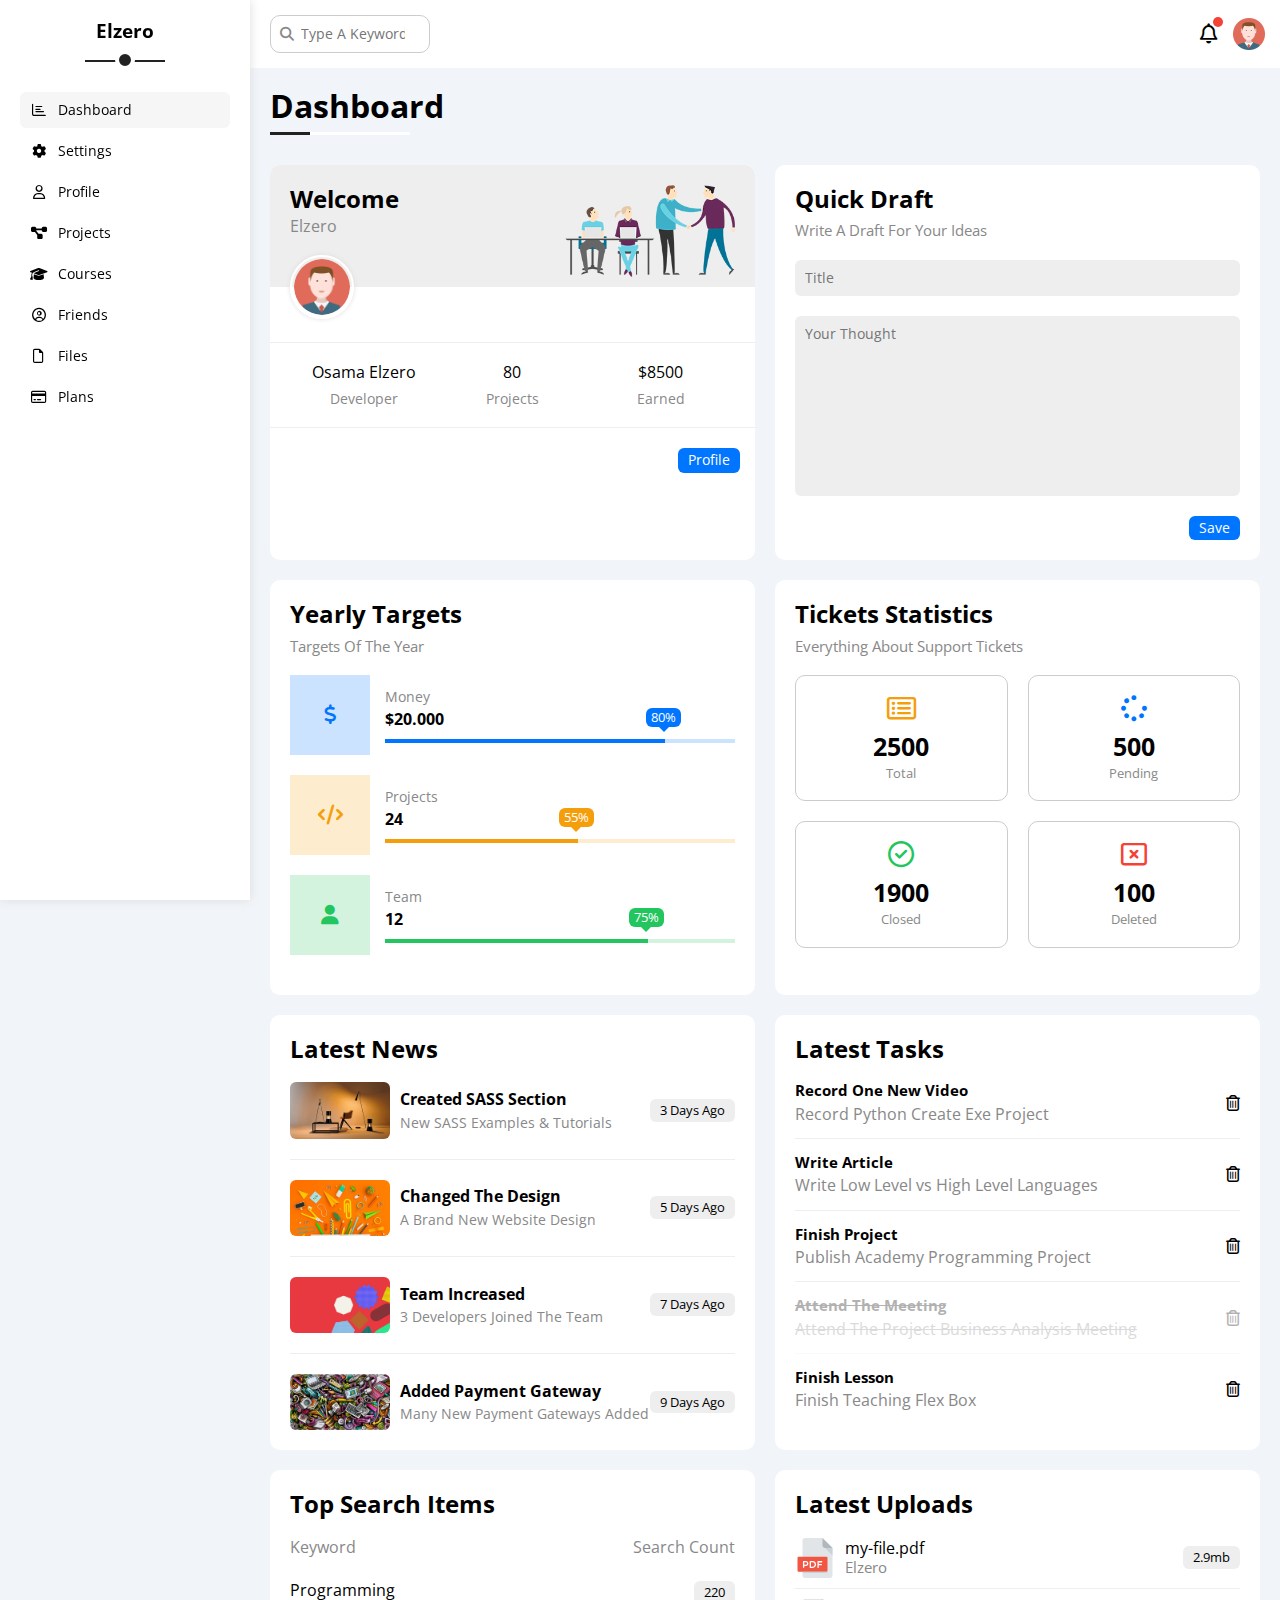
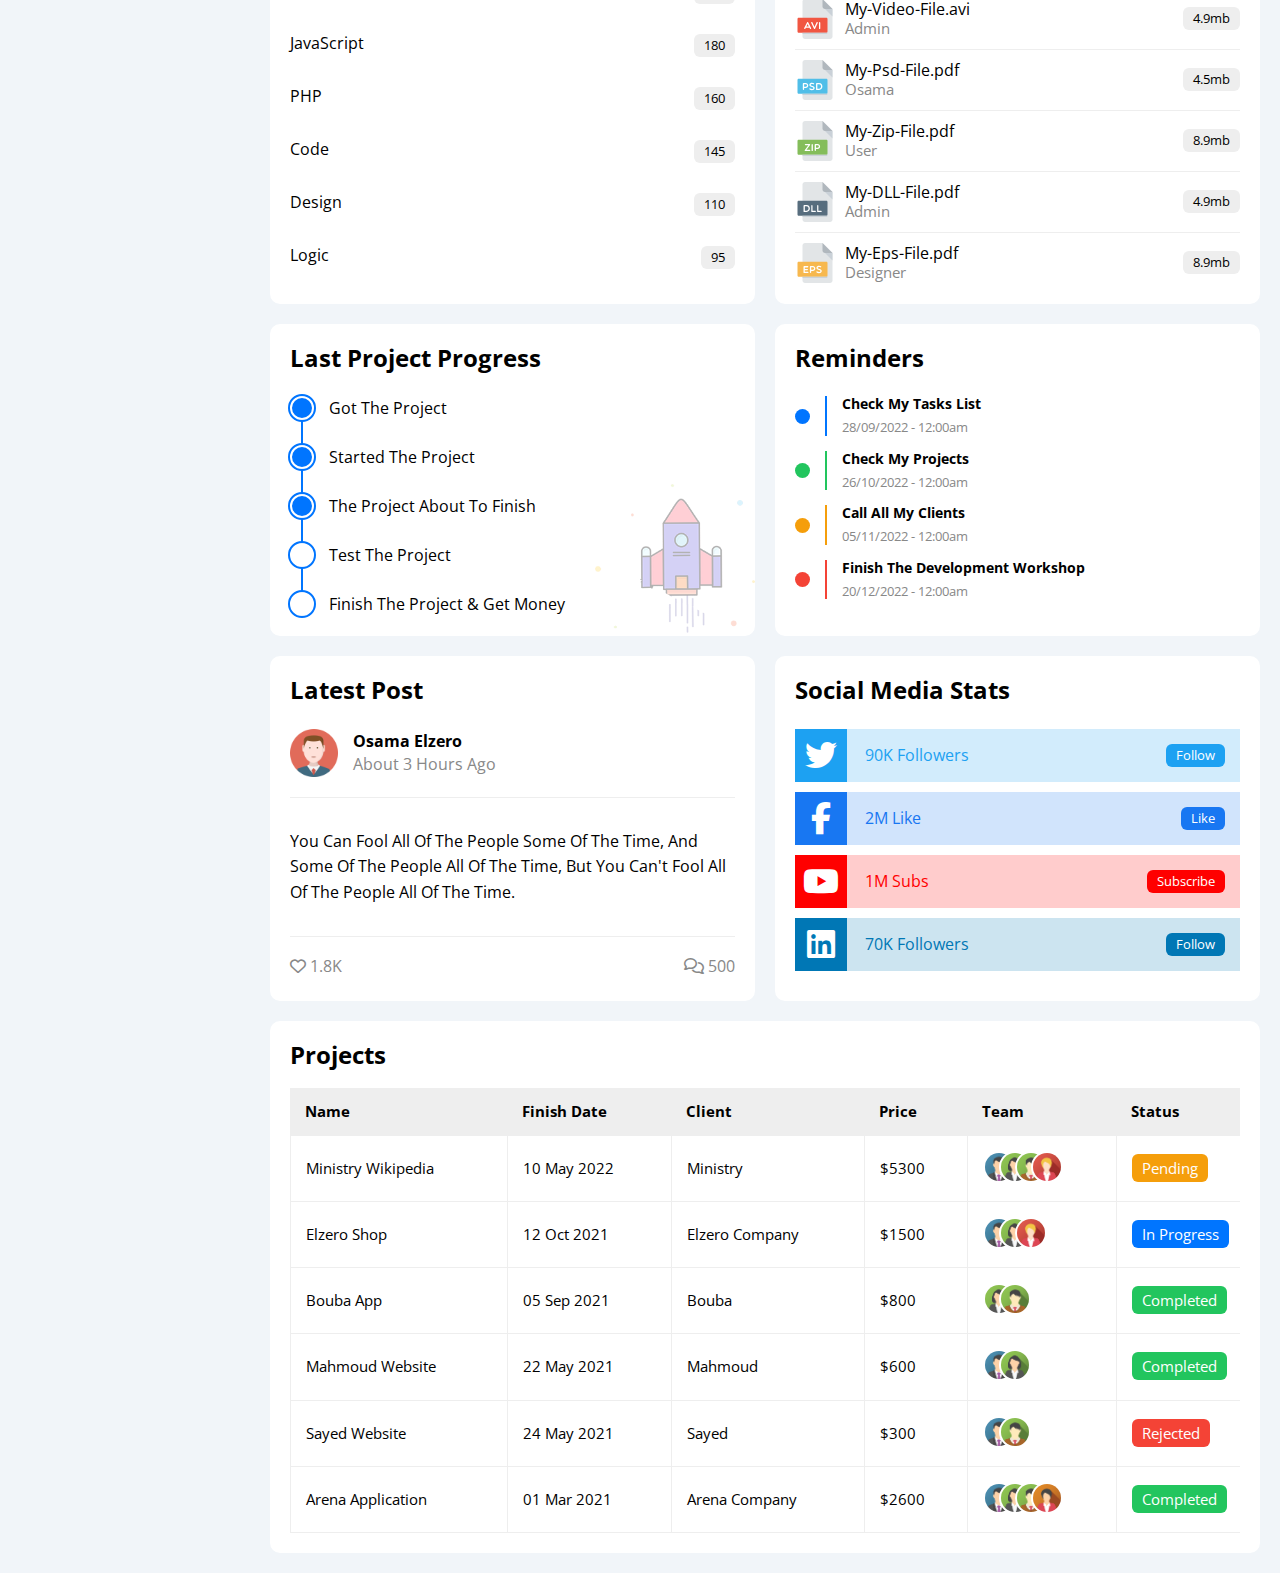
<file: index.html>
<!DOCTYPE html>
<html lang="en">
    <head>
        <meta charset="UTF-8">
        <meta name="viewport" content="width=device-width, initial-scale=1.0">
        <title>Dashboard</title>
        <!-- Render All Elements -->
        <link rel="stylesheet" href="css/normalize.css">
        <!-- Font Awesome Library -->
        <link rel="stylesheet" href="css/all.min.css">
        <!-- Google Fonts live  --> 
        <link rel="preconnect" href="https://fonts.googleapis.com">
        <link rel="preconnect" href="https://fonts.gstatic.com" crossorigin>
        <link href="https://fonts.googleapis.com/css2?family=Open+Sans:ital,wght@0,300..800;1,300..800&display=swap" rel="stylesheet">
        <!-- Framework Handle by Elzero -->
        <link rel="stylesheet" href="css/framework.css">
        <!-- Template CSS File -->
        <link rel="stylesheet" href="css/style.css">
    </head>
    <body>

        <div class="scroller"></div>

        <div class="page d-flex">
            <div class="sidebar bg-white p-20">
                <h3 class="p-relative txt-c mt-0">Elzero</h3>
                <ul>
                    <li>
                        <a class="active d-flex align-center fs-14 c-black rad-6 p-10" href="index.html">
                            <i class="fa-regular fa-chart-bar fa-fw"></i>
                            <span class="hide-mobile">Dashboard</span>
                        </a>
                    </li>
                    <li>
                        <a class="d-flex align-center fs-14 c-black rad-6 p-10" href="settings.html">
                            <i class="fa-solid fa-gear fa-fw"></i>
                            <span class="hide-mobile">Settings</span>
                        </a>
                    </li>
                    <li>
                        <a class="d-flex align-center fs-14 c-black rad-6 p-10" href="profile.html">
                            <i class="fa-regular fa-user fa-fw"></i>
                            <span class="hide-mobile">Profile</span>
                        </a>
                    </li>
                    <li>
                        <a class="d-flex align-center fs-14 c-black rad-6 p-10" href="projects.html">
                            <i class="fa-solid fa-diagram-project fa-fw"></i>
                            <span class="hide-mobile">Projects</span>
                        </a>
                    </li>
                    <li>
                        <a class="d-flex align-center fs-14 c-black rad-6 p-10" href="courses.html">
                            <i class="fa-solid fa-graduation-cap fa-fw"></i>
                            <span class="hide-mobile">Courses</span>
                        </a>
                    </li>
                    <li>
                        <a class="d-flex align-center fs-14 c-black rad-6 p-10" href="friends.html">
                            <i class="fa-regular fa-circle-user fa-fw"></i>
                            <span class="hide-mobile">Friends</span>
                        </a>
                    </li>
                    <li>
                        <a class="d-flex align-center fs-14 c-black rad-6 p-10" href="files.html">
                            <i class="fa-regular fa-file fa-fw"></i>
                            <span class="hide-mobile">Files</span>
                        </a>
                    </li>
                    <li>
                        <a class="d-flex align-center fs-14 c-black rad-6 p-10" href="plans.html">
                            <i class="fa-regular fa-credit-card fa-fw"></i>
                            <span class="hide-mobile">Plans</span>
                        </a>
                    </li>
                </ul>
            </div>

            <div class="content w-full">
                <!-- Start Head -->
                <div class="head bg-white p-15 between-flex">
                    <div class="search p-relative">
                        <input class="p-10 fs-14" type="search" placeholder="Type A Keyword" />
                    </div>
                    <div class="icons d-flex align-center">
                        <span class="notification p-relative">
                            <i class="fa-regular fa-bell fa-lg"></i>
                        </span>
                        <img src="images/avatar.png" alt="" />
                    </div>
                </div>
                <!-- End Head -->

                <!-- Start Heading Page -->
                <h1 class="p-relative">Dashboard</h1>
                <!-- End Heading Page -->

                <!-- Start wrapper -->
                <div class="wrapper d-grid gap-20">

                    <!-- Start Welcome Widget -->
                    <div class="welcome bg-white rad-10 txt-c-mobile block-mobile">
                        <div class="intro p-20 d-flex space-between bg-eee">
                            <div>
                                <h2 class="m-0">Welcome</h2>
                                <p class="c-grey mt-5">Elzero</p>
                            </div>
                            <img class="hide-mobile" src="images/welcome.png" alt="" />
                        </div>
                        <img src="images/avatar.png" alt="" class="avatar" />
                        <div class="body txt-c d-flex p-20 mt-20 mb-20 block-mobile">
                            <div>Osama Elzero <span class="d-block c-grey fs-14 mt-10">Developer</span></div>
                            <div>80 <span class="d-block c-grey fs-14 mt-10">Projects</span></div>
                            <div>$8500 <span class="d-block c-grey fs-14 mt-10">Earned</span></div>
                        </div>
                        <a href="profile.html" class="visit d-block fs-14 bg-blue c-white w-fit btn-shape">Profile</a>
                    </div>
                    <!-- End Welcome Widget -->

                    <!-- Start Quick Draft Widget -->
                    <div class="quick-draft p-20 bg-white rad-10">
                        <h2 class="mt-0 mb-10">Quick Draft</h2>
                        <p class="mt-0 mb-20 c-grey fs-15">Write A Draft For Your Ideas</p>
                        <form>
                            <input class="d-block mb-20 w-full p-10 b-none bg-eee rad-6" type="text" placeholder="Title" />
                            <textarea class="d-block mb-20 w-full p-10 b-none bg-eee rad-6" placeholder="Your Thought"></textarea>
                            <input class="save d-block fs-14 bg-blue c-white b-none w-fit btn-shape" type="submit" value="Save" />
                        </form>
                    </div>
                    <!-- End Quick Draft Widget -->

                    <!-- Start Targets Widget -->
                    <div class="targets p-20 bg-white rad-10">
                        <h2 class="mt-0 mb-10">Yearly Targets</h2>
                        <p class="mt-0 mb-20 c-grey fs-15">Targets Of The Year</p>
                        <div class="target-row mb-20 blue center-flex">
                            <div class="icon center-flex">
                                <i class="fa-solid fa-dollar-sign fa-lg c-blue"></i>
                            </div>
                            <div class="details">
                                <span class="fs-14 c-grey">Money</span>
                                <span class="d-block mt-5 mb-10 fw-bold">$20.000</span>
                                <div class="progress p-relative">
                                    <span class="bg-blue blue" style="width: 80%">
                                        <span class="bg-blue">80%</span>
                                    </span>
                                </div>
                            </div>
                        </div>
                        <div class="target-row mb-20 center-flex orange">
                            <div class="icon center-flex">
                                <i class="fa-solid fa-code fa-lg c-orange"></i>
                            </div>
                            <div class="details">
                                <span class="fs-14 c-grey">Projects</span>
                                <span class="d-block mt-5 mb-10 fw-bold">24</span>
                                <div class="progress p-relative">
                                    <span class="bg-orange orange" style="width: 55%">
                                        <span class="bg-orange">55%</span>
                                    </span>
                                </div>
                            </div>
                        </div>
                        <div class="target-row mb-20 center-flex green">
                            <div class="icon center-flex">
                                <i class="fa-solid fa-user fa-lg c-green"></i>
                            </div>
                            <div class="details">
                                <span class="fs-14 c-grey">Team</span>
                                <span class="d-block mt-5 mb-10 fw-bold">12</span>
                                <div class="progress p-relative">
                                    <span class="bg-green green" style="width: 75%">
                                        <span class="bg-green">75%</span>
                                    </span>
                                </div>
                            </div>
                        </div>
                    </div>
                    <!-- End Targets Widget -->

                    <!-- Start Ticket Widget -->
                    <div class="tickets p-20 bg-white rad-10">
                        <h2 class="mt-0 mb-10">Tickets Statistics</h2>
                        <p class="mt-0 mb-20 c-grey fs-15">Everything About Support Tickets</p>
                        <div class="d-flex txt-c gap-20 f-wrap">
                            <div class="box p-20 rad-10 fs-13 c-grey">
                                <i class="fa-regular fa-rectangle-list fa-2x mb-10 c-orange"></i>
                                <span class="d-block c-black fw-bold fs-25 mb-5">2500</span> Total
                            </div>
                            <div class="box p-20 rad-10 fs-13 c-grey">
                                <i class="fa-solid fa-spinner fa-2x mb-10 c-blue"></i>
                                <span class="d-block c-black fw-bold fs-25 mb-5">500</span> Pending
                            </div>
                            <div class="box p-20 rad-10 fs-13 c-grey">
                                <i class="fa-regular fa-circle-check fa-2x mb-10 c-green"></i>
                                <span class="d-block c-black fw-bold fs-25 mb-5">1900</span> Closed
                            </div>
                            <div class="box p-20 rad-10 fs-13 c-grey">
                                <i class="fa-regular fa-rectangle-xmark fa-2x mb-10 c-red"></i>
                                <span class="d-block c-black fw-bold fs-25 mb-5">100</span> Deleted
                            </div>
                        </div>
                    </div>
                    <!-- End Ticket Widget -->

                    <!-- Start Latest News Widget -->
                    <div class="latest-news p-20 bg-white rad-10 txt-c-mobile">
                        <h2 class="mt-0 mb-20">Latest News</h2>
                        <div class="news-row d-flex align-center">
                            <img src="images/news-01.png" alt="" />
                            <div class="info">
                                <h3>Created SASS Section</h3>
                                <p class="m-0 fs-14 c-grey">New SASS Examples & Tutorials</p>
                            </div>
                            <div class="btn-shape bg-eee fs-13 label">3 Days Ago</div>
                        </div>
                        <div class="news-row d-flex align-center">
                            <img src="images/news-02.png" alt="" />
                            <div class="info">
                                <h3>Changed The Design</h3>
                                <p class="m-0 fs-14 c-grey">A Brand New Website Design</p>
                            </div>
                            <div class="btn-shape bg-eee fs-13 label">5 Days Ago</div>
                        </div>
                        <div class="news-row d-flex align-center">
                            <img src="images/news-03.png" alt="" />
                            <div class="info">
                                <h3>Team Increased</h3>
                                <p class="m-0 fs-14 c-grey">3 Developers Joined The Team</p>
                            </div>
                            <div class="btn-shape bg-eee fs-13 label">7 Days Ago</div>
                        </div>
                        <div class="news-row d-flex align-center">
                            <img src="images/news-04.png" alt="" />
                            <div class="info">
                                <h3>Added Payment Gateway</h3>
                                <p class="m-0 fs-14 c-grey">Many New Payment Gateways Added</p>
                            </div>
                            <div class="btn-shape bg-eee fs-13 label">9 Days Ago</div>
                        </div>
                    </div>
                    <!-- End Latest News Widget -->

                    <!-- Start Tasks Widget -->
                    <div class="tasks p-20 bg-white rad-10">
                        <h2 class="mt-0 mb-20">Latest Tasks</h2>
                        <div class="task-row between-flex">
                            <div class="info">
                                <h3 class="mt-0 mb-5 fs-15">Record One New Video</h3>
                                <p class="m-0 c-grey">Record Python Create Exe Project</p>
                            </div>
                            <i class="fa-regular fa-trash-can delete"></i>
                        </div>
                        <div class="task-row between-flex">
                            <div class="info">
                                <h3 class="mt-0 mb-5 fs-15">Write Article</h3>
                                <p class="m-0 c-grey">Write Low Level vs High Level Languages</p>
                            </div>
                            <i class="fa-regular fa-trash-can delete"></i>
                        </div>
                        <div class="task-row between-flex">
                            <div class="info">
                                <h3 class="mt-0 mb-5 fs-15">Finish Project</h3>
                                <p class="m-0 c-grey">Publish Academy Programming Project</p>
                            </div>
                            <i class="fa-regular fa-trash-can delete"></i>
                        </div>
                        <div class="task-row between-flex done">
                            <div class="info">
                                <h3 class="mt-0 mb-5 fs-15">Attend The Meeting</h3>
                                <p class="m-0 c-grey">Attend The Project Business Analysis Meeting</p>
                            </div>
                            <i class="fa-regular fa-trash-can delete"></i>
                        </div>
                        <div class="task-row between-flex">
                            <div class="info">
                                <h3 class="mt-0 mb-5 fs-15">Finish Lesson</h3>
                                <p class="m-0 c-grey">Finish Teaching Flex Box</p>
                            </div>
                            <i class="fa-regular fa-trash-can delete"></i>
                        </div>
                    </div>
                    <!-- End Tasks -->

                    <!-- Start Top Search Word Widget -->
                    <div class="search-items p-20 bg-white rad-10">
                        <h2 class="mt-0 mb-20">Top Search Items</h2>
                        <div class="items-head d-flex space-between c-grey mb-10">
                            <div>Keyword</div>
                            <div>Search Count</div>
                        </div>
                        <div class="items d-flex space-between pt-15 pb-15">
                            <span>Programming</span>
                            <span class="bg-eee fs-13 btn-shape">220</span>
                        </div>
                        <div class="items d-flex space-between pt-15 pb-15">
                            <span>JavaScript</span>
                            <span class="bg-eee btn-shape fs-13">180</span>
                        </div>
                        <div class="items d-flex space-between pt-15 pb-15">
                            <span>PHP</span>
                            <span class="bg-eee btn-shape fs-13">160</span>
                        </div>
                        <div class="items d-flex space-between pt-15 pb-15">
                            <span>Code</span>
                            <span class="bg-eee btn-shape fs-13">145</span>
                        </div>
                        <div class="items d-flex space-between pt-15 pb-15">
                            <span>Design</span>
                            <span class="bg-eee btn-shape fs-13">110</span>
                        </div>
                        <div class="items d-flex space-between pt-15 pb-15">
                            <span>Logic</span>
                            <span class="bg-eee btn-shape fs-13">95</span>
                        </div>
                    </div>
                    <!-- End Top Search Word Widget -->

                    <!-- Start Latest Uploads Widget -->
                    <div class="latest-uploads p-20 bg-white rad-10">
                        <h2 class="mt-0 mb-20">Latest Uploads</h2>
                        <ul class="m-0">
                            <li class="between-flex pb-10 mb-10">
                                <div class="d-flex align-center">
                                    <img class="mr-10" src="images/pdf.svg" alt="" />
                                    <div>
                                        <span class="d-block">my-file.pdf</span>
                                        <span class="fs-15 c-grey">Elzero</span>
                                    </div>
                                </div>
                                <div class="bg-eee btn-shape fs-13">2.9mb</div>
                            </li>
                            <li class="between-flex pb-10 mb-10">
                                <div class="d-flex align-center">
                                    <img class="mr-10" src="images/avi.svg" alt="" />
                                    <div>
                                        <span class="d-block">My-Video-File.avi</span>
                                        <span class="fs-15 c-grey">Admin</span>
                                    </div>
                                </div>
                                <div class="bg-eee btn-shape fs-13">4.9mb</div>
                            </li>
                            <li class="between-flex pb-10 mb-10">
                                <div class="d-flex align-center">
                                    <img class="mr-10" src="images/psd.svg" alt="" />
                                    <div>
                                        <span class="d-block">My-Psd-File.pdf</span>
                                        <span class="fs-15 c-grey">Osama</span>
                                    </div>
                                </div>
                                <div class="bg-eee btn-shape fs-13">4.5mb</div>
                            </li>
                            <li class="between-flex pb-10 mb-10">
                                <div class="d-flex align-center">
                                    <img class="mr-10" src="images/zip.svg" alt="" />
                                    <div>
                                        <span class="d-block">My-Zip-File.pdf</span>
                                        <span class="fs-15 c-grey">User</span>
                                    </div>
                                </div>
                                <div class="bg-eee btn-shape fs-13">8.9mb</div>
                            </li>
                            <li class="between-flex pb-10 mb-10">
                                <div class="d-flex align-center">
                                    <img class="mr-10" src="images/dll.svg" alt="" />
                                    <div>
                                        <span class="d-block">My-DLL-File.pdf</span>
                                        <span class="fs-15 c-grey">Admin</span>
                                    </div>
                                </div>
                                <div class="bg-eee btn-shape fs-13">4.9mb</div>
                            </li>
                            <li class="between-flex">
                                <div class="d-flex align-center">
                                    <img class="mr-10" src="images/eps.svg" alt="" />
                                    <div>
                                        <span class="d-block">My-Eps-File.pdf</span>
                                        <span class="fs-15 c-grey">Designer</span>
                                    </div>
                                </div>
                                <div class="bg-eee btn-shape fs-13">8.9mb</div>
                            </li>
                        </ul>
                    </div>
                    <!-- End Latest Uploads Widget -->

                    <!-- Start Last Project Progress Widget -->
                    <div class="last-project p-20 bg-white rad-10 p-relative">
                        <h2 class="mt-0 mb-20">Last Project Progress</h2>
                        <ul class="m-0 p-relative">
                            <li class="mt-25 d-flex align-center done">Got The Project</li>
                            <li class="mt-25 d-flex align-center done">Started The Project</li>
                            <li class="mt-25 d-flex align-center done">The Project About To Finish</li>
                            <li class="mt-25 d-flex align-center current">Test The Project</li>
                            <li class="mt-25 d-flex align-center">Finish The Project & Get Money</li>
                        </ul>
                        <img class="launch-icon hide-mobile" src="images/project.png" alt="" />
                    </div>
                    <!-- End Last Project Progress Widget -->

                    <!-- Start Reminders Widget -->
                    <div class="reminders p-20 bg-white rad-10 p-relative">
                        <h2 class="mt-0 mb-25">Reminders</h2>
                        <ul class="m-0">
                            <li class="d-flex align-center mt-15">
                                <span class="key bg-blue mr-15 d-block rad-half"></span>
                                <div class="pl-15 blue">
                                    <p class="fs-14 fw-bold mt-0 mb-5">Check My Tasks List</p>
                                    <span class="fs-13 c-grey">28/09/2022 - 12:00am</span>
                                </div>
                            </li>
                            <li class="d-flex align-center mt-15">
                                <span class="key bg-green mr-15 d-block rad-half"></span>
                                <div class="pl-15 green">
                                    <p class="fs-14 fw-bold mt-0 mb-5">Check My Projects</p>
                                    <span class="fs-13 c-grey">26/10/2022 - 12:00am</span>
                                </div>
                            </li>
                            <li class="d-flex align-center mt-15">
                                <span class="key bg-orange mr-15 d-block rad-half"></span>
                                <div class="pl-15 orange">
                                    <p class="fs-14 fw-bold mt-0 mb-5">Call All My Clients</p>
                                    <span class="fs-13 c-grey">05/11/2022 - 12:00am</span>
                                </div>
                            </li>
                            <li class="d-flex align-center mt-15">
                                <span class="key bg-red mr-15 d-block rad-half"></span>
                                <div class="pl-15 red">
                                    <p class="fs-14 fw-bold mt-0 mb-5">Finish The Development Workshop</p>
                                    <span class="fs-13 c-grey">20/12/2022 - 12:00am</span>
                                </div>
                            </li>
                        </ul>
                    </div>
                    <!-- End Reminders Widget -->

                    <!-- Start Latest Post Widget -->
                    <div class="latest-post p-20 bg-white rad-10 p-relative">
                        <h2 class="mt-0 mb-25">Latest Post</h2>
                        <div class="top d-flex align-center">
                            <img class="avatar mr-15" src="images/avatar.png" alt="" />
                            <div class="info"> 
                                <span class="d-block mb-5 fw-bold">Osama Elzero</span>
                                <span class="c-grey">About 3 Hours Ago</span>
                            </div>  
                        </div>
                        <div class="post-content txt-c-mobile pt-20 pb-20 mt-20 mb-20"> You can fool all of the people some of the time, and
                            some of the people all of the time, but you can't fool all of the people all of the time. </div>
                        <div class="post-stats between-flex c-grey">
                            <div>
                                <i class="fa-regular fa-heart"></i>
                                <span>1.8K</span>
                            </div>
                            <div>
                                <i class="fa-regular fa-comments"></i>
                                <span>500</span>
                            </div>
                        </div>
                    </div>
                    <!-- End Latest Post Widget -->

                    <!-- Start Social Media Stats Widget -->
                    <div class="social-media p-20 bg-white rad-10 p-relative">
                        <h2 class="mt-0 mb-25">Social Media Stats</h2>
                        <div class="box twitter p-15 p-relative mb-10 between-flex">
                            <i class="fa-brands fa-twitter fa-2x c-white h-full center-flex"></i>
                            <span>90K Followers</span>
                            <a class="fs-13 c-white btn-shape" href="#">Follow</a>
                        </div>
                        <div class="box facebook p-15 p-relative mb-10 between-flex">
                            <i class="fa-brands fa-facebook-f fa-2x c-white h-full center-flex"></i>
                            <span>2M Like</span>
                            <a class="fs-13 c-white btn-shape" href="#">Like</a>
                        </div>
                        <div class="box youtube p-15 p-relative mb-10 between-flex">
                            <i class="fa-brands fa-youtube fa-2x c-white h-full center-flex"></i>
                            <span>1M Subs</span>
                            <a class="fs-13 c-white btn-shape" href="#">Subscribe</a>
                        </div>
                        <div class="box linkedin p-15 p-relative mb-10 between-flex">
                            <i class="fa-brands fa-linkedin fa-2x c-white h-full center-flex"></i>
                            <span>70K Followers</span>
                            <a class="fs-13 c-white btn-shape" href="#">Follow</a>
                        </div>
                    </div>
                    <!-- End Media Stats Widget -->

                </div>
                <!-- End wrapper -->


                <!-- Start Projects Table -->
                <div class="projects p-20 bg-white rad-10 m-20">
                    <h2 class="mt-0 mb-20">Projects</h2>
                    <div class="responsive-table">
                        <table class="fs-15 w-full">
                            <thead>
                                <tr>
                                    <td>Name</td>
                                    <td>Finish Date</td>
                                    <td>Client</td>
                                    <td>Price</td>
                                    <td>Team</td>
                                    <td>Status</td>
                                </tr>
                            </thead>
                            <tbody>
                                <tr>
                                    <td>Ministry Wikipedia</td>
                                    <td>10 May 2022</td>
                                    <td>Ministry</td>
                                    <td>$5300</td>
                                    <td>
                                        <img src="images/team-01.png" alt="" />
                                        <img src="images/team-02.png" alt="" />
                                        <img src="images/team-03.png" alt="" />
                                        <img src="images/team-05.png" alt="" />
                                    </td>
                                    <td>
                                        <span class="label btn-shape bg-orange c-white">Pending</span>
                                    </td>
                                </tr>
                                <tr>
                                    <td>Elzero Shop</td>
                                    <td>12 Oct 2021</td>
                                    <td>Elzero Company</td>
                                    <td>$1500</td>
                                    <td>
                                        <img src="images/team-01.png" alt="" />
                                        <img src="images/team-02.png" alt="" />
                                        <img src="images/team-05.png" alt="" />
                                    </td>
                                    <td><span class="label btn-shape bg-blue c-white">In Progress</span></td>
                                </tr>
                                <tr>
                                    <td>Bouba App</td>
                                    <td>05 Sep 2021</td>
                                    <td>Bouba</td>
                                    <td>$800</td>
                                    <td>
                                        <img src="images/team-02.png" alt="" />
                                        <img src="images/team-03.png" alt="" />
                                    </td>
                                    <td><span class="label btn-shape bg-green c-white">Completed</span></td>
                                </tr>
                                <tr>
                                    <td>Mahmoud Website</td>
                                    <td>22 May 2021</td>
                                    <td>Mahmoud</td>
                                    <td>$600</td>
                                    <td>
                                        <img src="images/team-01.png" alt="" />
                                        <img src="images/team-02.png" alt="" />
                                    </td>
                                    <td><span class="label btn-shape bg-green c-white">Completed</span></td>
                                </tr>
                                <tr>
                                    <td>Sayed Website</td>
                                    <td>24 May 2021</td>
                                    <td>Sayed</td>
                                    <td>$300</td>
                                    <td>
                                        <img src="images/team-01.png" alt="" />
                                        <img src="images/team-03.png" alt="" />
                                    </td>
                                    <td><span class="label btn-shape bg-red c-white">Rejected</span></td>
                                </tr>
                                <tr>
                                    <td>Arena Application</td>
                                    <td>01 Mar 2021</td>
                                    <td>Arena Company</td>
                                    <td>$2600</td>
                                    <td>
                                        <img src="images/team-01.png" alt="" />
                                        <img src="images/team-02.png" alt="" />
                                        <img src="images/team-03.png" alt="" />
                                        <img src="images/team-04.png" alt="" />
                                    </td>
                                    <td><span class="label btn-shape bg-green c-white">Completed</span></td>
                                </tr>
                            </tbody>
                        </table>
                    </div>
                </div>
                <!-- End Projects Table -->

            </div>
        </div>

        <script src="js/main.js"></script>
    </body>
</html>
</file>
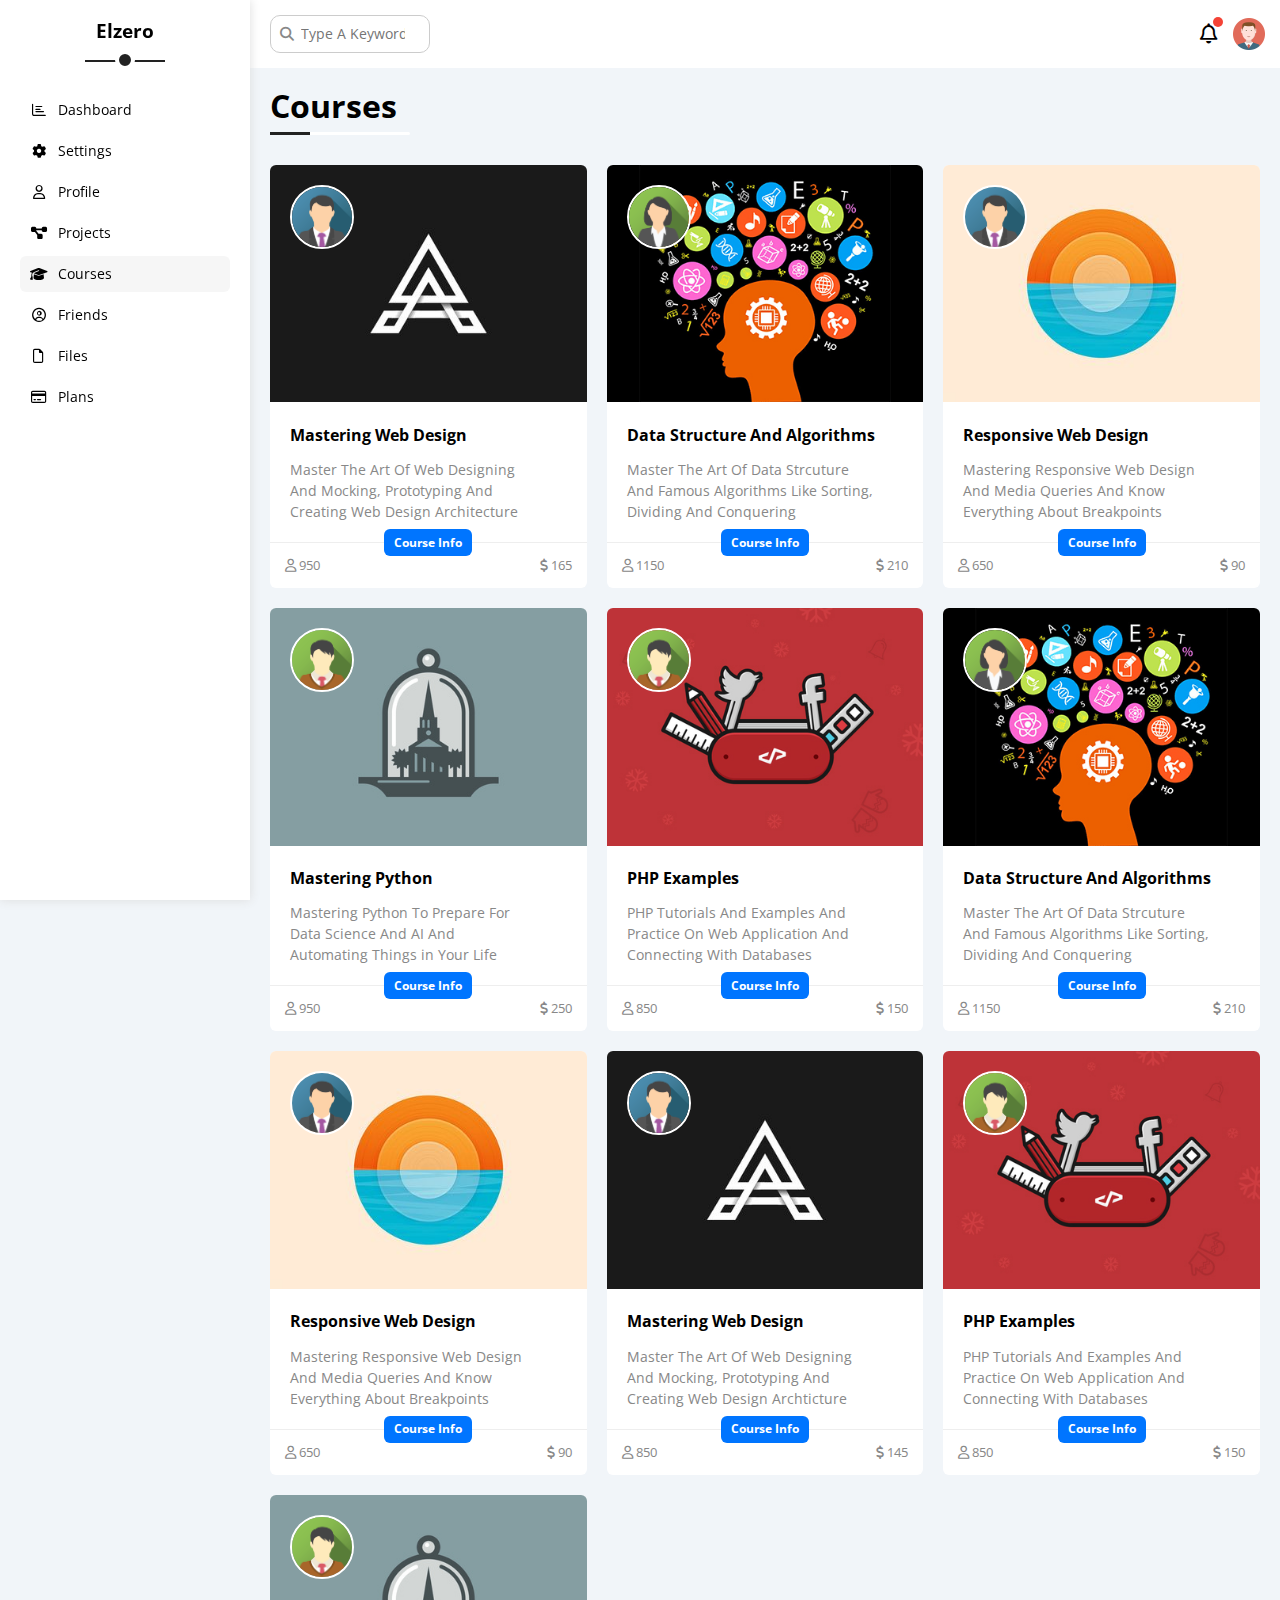
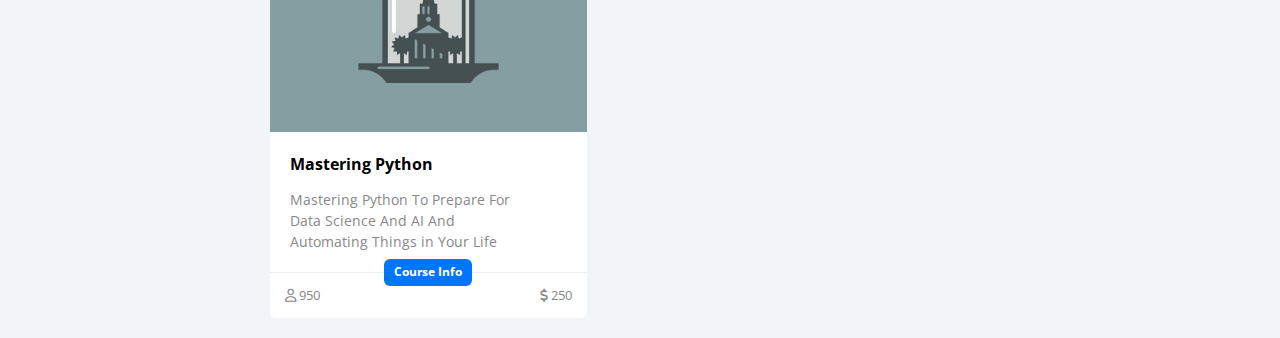
<file: courses.html>
<!DOCTYPE html>
<html lang="en">

<head>
    <meta charset="UTF-8">
    <meta name="viewport" content="width=device-width, initial-scale=1.0">
    <title>Courses</title>
    <!-- Render All Elements -->
    <link rel="stylesheet" href="css/normalize.css">
    <!-- Font Awesome Library -->
    <link rel="stylesheet" href="css/all.min.css">
    <!-- Google Fonts live  -->
    <link rel="preconnect" href="https://fonts.googleapis.com">
    <link rel="preconnect" href="https://fonts.gstatic.com" crossorigin>
    <link href="https://fonts.googleapis.com/css2?family=Open+Sans:ital,wght@0,300..800;1,300..800&display=swap"
        rel="stylesheet">
    <!-- Framework Handle by Elzero -->
    <link rel="stylesheet" href="css/framework.css">
    <!-- Template CSS File -->
    <link rel="stylesheet" href="css/style.css">
</head>

<body>
    <div class="page d-flex">
        <div class="sidebar bg-white p-20">
            <h3 class="p-relative txt-c mt-0">Elzero</h3>
            <ul>
                <li>
                    <a class="d-flex align-center fs-14 c-black rad-6 p-10" href="index.html">
                        <i class="fa-regular fa-chart-bar fa-fw"></i>
                        <span class="hide-mobile">Dashboard</span>
                    </a>
                </li>
                <li>
                    <a class="d-flex align-center fs-14 c-black rad-6 p-10" href="settings.html">
                        <i class="fa-solid fa-gear fa-fw"></i>
                        <span class="hide-mobile">Settings</span>
                    </a>
                </li>
                <li>
                    <a class="d-flex align-center fs-14 c-black rad-6 p-10" href="profile.html">
                        <i class="fa-regular fa-user fa-fw"></i>
                        <span class="hide-mobile">Profile</span>
                    </a>
                </li>
                <li>
                    <a class="d-flex align-center fs-14 c-black rad-6 p-10" href="projects.html">
                        <i class="fa-solid fa-diagram-project fa-fw"></i>
                        <span class="hide-mobile">Projects</span>
                    </a>
                </li>
                <li>
                    <a class="active d-flex align-center fs-14 c-black rad-6 p-10" href="courses.html">
                        <i class="fa-solid fa-graduation-cap fa-fw"></i>
                        <span class="hide-mobile">Courses</span>
                    </a>
                </li>
                <li>
                    <a class="d-flex align-center fs-14 c-black rad-6 p-10" href="friends.html">
                        <i class="fa-regular fa-circle-user fa-fw"></i>
                        <span class="hide-mobile">Friends</span>
                    </a>
                </li>
                <li>
                    <a class="d-flex align-center fs-14 c-black rad-6 p-10" href="files.html">
                        <i class="fa-regular fa-file fa-fw"></i>
                        <span class="hide-mobile">Files</span>
                    </a>
                </li>
                <li>
                    <a class="d-flex align-center fs-14 c-black rad-6 p-10" href="plans.html">
                        <i class="fa-regular fa-credit-card fa-fw"></i>
                        <span class="hide-mobile">Plans</span>
                    </a>
                </li>
            </ul>
        </div>
        <div class="content w-full">
            <!-- Start Head -->
            <div class="head bg-white p-15 between-flex">
                <div class="search p-relative">
                    <input class="p-10 fs-14" type="search" placeholder="Type A Keyword" />
                </div>
                <div class="icons d-flex align-center">
                    <span class="notification p-relative">
                        <i class="fa-regular fa-bell fa-lg"></i>
                    </span>
                    <img src="images/avatar.png" alt="" />
                </div>
            </div>
            <!-- End Head -->
            <!-- Start Heading Page -->
            <h1 class="p-relative">Courses</h1>
            <!-- End Heading Page -->





            <!-- Start Courses-page -->







            
            <div class="courses-page d-grid m-20 gap-20">
                <div class="course bg-white rad-6 p-relative">
                    <img class="cover" src="images/course-01.jpg" alt="" />
                    <img class="instructor" src="images/team-01.png" alt="" />
                    <div class="p-20">
                        <h4 class="m-0">Mastering Web Design</h4>
                        <p class="description c-grey mt-15 fs-14"> Master The Art Of Web Designing And Mocking, Prototyping And
                            Creating Web Design Architecture </p>
                    </div>
                    <div class="info p-15 p-relative between-flex">
                        <span class="title bg-blue c-white btn-shape">Course Info</span>
                        <span class="c-grey">
                            <i class="fa-regular fa-user"></i> 950 </span>
                        <span class="c-grey">
                            <i class="fa-solid fa-dollar-sign"></i> 165 </span>
                    </div>
                </div>



























                <div class="course bg-white rad-6 p-relative">
                    <img class="cover" src="images/course-02.jpg" alt="" />
                    <img class="instructor" src="images/team-02.png" alt="" />
                    <div class="p-20">
                        <h4 class="m-0">Data Structure And Algorithms</h4>
                        <p class="description c-grey mt-15 fs-14"> Master The Art Of Data Strcuture And Famous Algorithms Like
                            Sorting, Dividing And Conquering </p>
                    </div>
                    <div class="info p-15 p-relative between-flex">
                        <span class="title bg-blue c-white btn-shape">Course Info</span>
                        <span class="c-grey"> <i class="fa-regular fa-user"></i> 1150</span>
                        <span class="c-grey"><i class="fa-solid fa-dollar-sign"></i> 210</span>
                    </div>
                </div>
                <div class="course bg-white rad-6 p-relative">
                    <img class="cover" src="images/course-03.jpg" alt="" />
                    <img class="instructor" src="images/team-01.png" alt="" />
                    <div class="p-20">
                        <h4 class="m-0">Responsive Web Design</h4>
                        <p class="description c-grey mt-15 fs-14"> Mastering Responsive Web Design And Media Queries And Know
                            Everything About Breakpoints </p>
                    </div>
                    <div class="info p-15 p-relative between-flex">
                        <span class="title bg-blue c-white btn-shape">Course Info</span>
                        <span class="c-grey"> <i class="fa-regular fa-user"></i> 650</span>
                        <span class="c-grey"><i class="fa-solid fa-dollar-sign"></i> 90</span>
                    </div>
                </div>
                <div class="course bg-white rad-6 p-relative">
                    <img class="cover" src="images/course-04.jpg" alt="" />
                    <img class="instructor" src="images/team-03.png" alt="" />
                    <div class="p-20">
                        <h4 class="m-0">Mastering Python</h4>
                        <p class="description c-grey mt-15 fs-14"> Mastering Python To Prepare For Data Science And AI And
                            Automating Things in Your Life </p>
                    </div>
                    <div class="info p-15 p-relative between-flex">
                        <span class="title bg-blue c-white btn-shape">Course Info</span>
                        <span class="c-grey"> <i class="fa-regular fa-user"></i> 950</span>
                        <span class="c-grey"><i class="fa-solid fa-dollar-sign"></i> 250</span>
                    </div>
                </div>
                <div class="course bg-white rad-6 p-relative">
                    <img class="cover" src="images/course-05.jpg" alt="" />
                    <img class="instructor" src="images/team-03.png" alt="" />
                    <div class="p-20">
                        <h4 class="m-0">PHP Examples</h4>
                        <p class="description c-grey mt-15 fs-14"> PHP Tutorials And Examples And Practice On Web Application And
                            Connecting With Databases </p>
                    </div>
                    <div class="info p-15 p-relative between-flex">
                        <span class="title bg-blue c-white btn-shape">Course Info</span>
                        <span class="c-grey"> <i class="fa-regular fa-user"></i> 850</span>
                        <span class="c-grey"><i class="fa-solid fa-dollar-sign"></i> 150</span>
                    </div>
                </div>
                <div class="course bg-white rad-6 p-relative">
                    <img class="cover" src="images/course-02.jpg" alt="" />
                    <img class="instructor" src="images/team-02.png" alt="" />
                    <div class="p-20">
                        <h4 class="m-0">Data Structure And Algorithms</h4>
                        <p class="description c-grey mt-15 fs-14"> Master The Art Of Data Strcuture And Famous Algorithms Like
                            Sorting, Dividing And Conquering </p>
                    </div>
                    <div class="info p-15 p-relative between-flex">
                        <span class="title bg-blue c-white btn-shape">Course Info</span>
                        <span class="c-grey"> <i class="fa-regular fa-user"></i> 1150</span>
                        <span class="c-grey"><i class="fa-solid fa-dollar-sign"></i> 210</span>
                    </div>
                </div>
                <div class="course bg-white rad-6 p-relative">
                    <img class="cover" src="images/course-03.jpg" alt="" />
                    <img class="instructor" src="images/team-01.png" alt="" />
                    <div class="p-20">
                        <h4 class="m-0">Responsive Web Design</h4>
                        <p class="description c-grey mt-15 fs-14"> Mastering Responsive Web Design And Media Queries And Know
                            Everything About Breakpoints </p>
                    </div>
                    <div class="info p-15 p-relative between-flex">
                        <span class="title bg-blue c-white btn-shape">Course Info</span>
                        <span class="c-grey"> <i class="fa-regular fa-user"></i> 650</span>
                        <span class="c-grey"><i class="fa-solid fa-dollar-sign"></i> 90</span>
                    </div>
                </div>
                <div class="course bg-white rad-6 p-relative">
                    <img class="cover" src="images/course-01.jpg" alt="" />
                    <img class="instructor" src="images/team-01.png" alt="" />
                    <div class="p-20">
                        <h4 class="m-0">Mastering Web Design</h4>
                        <p class="description c-grey mt-15 fs-14"> Master The Art Of Web Designing And Mocking, Prototyping And
                            Creating Web Design Archticture </p>
                    </div>
                    <div class="info p-15 p-relative between-flex">
                        <span class="title bg-blue c-white btn-shape">Course Info</span>
                        <span class="c-grey"> <i class="fa-regular fa-user"></i> 850</span>
                        <span class="c-grey"><i class="fa-solid fa-dollar-sign"></i> 145</span>
                    </div>
                </div>
                <div class="course bg-white rad-6 p-relative">
                    <img class="cover" src="images/course-05.jpg" alt="" />
                    <img class="instructor" src="images/team-03.png" alt="" />
                    <div class="p-20">
                        <h4 class="m-0">PHP Examples</h4>
                        <p class="description c-grey mt-15 fs-14"> PHP Tutorials And Examples And Practice On Web Application And
                            Connecting With Databases </p>
                    </div>
                    <div class="info p-15 p-relative between-flex">
                        <span class="title bg-blue c-white btn-shape">Course Info</span>
                        <span class="c-grey"> <i class="fa-regular fa-user"></i> 850</span>
                        <span class="c-grey"><i class="fa-solid fa-dollar-sign"></i> 150</span>
                    </div>
                </div>
                <div class="course bg-white rad-6 p-relative">
                    <img class="cover" src="images/course-04.jpg" alt="" />
                    <img class="instructor" src="images/team-03.png" alt="" />
                    <div class="p-20">
                        <h4 class="m-0">Mastering Python</h4>
                        <p class="description c-grey mt-15 fs-14"> Mastering Python To Prepare For Data Science And AI And
                            Automating Things in Your Life </p>
                    </div>
                    <div class="info p-15 p-relative between-flex">
                        <span class="title bg-blue c-white btn-shape">Course Info</span>
                        <span class="c-grey"> <i class="fa-regular fa-user"></i> 950</span>
                        <span class="c-grey"><i class="fa-solid fa-dollar-sign"></i> 250</span>
                    </div>
                </div>
            </div>
            <!-- End Courses-page -->










        </div>
    </div>
</body>

</html>
</file>
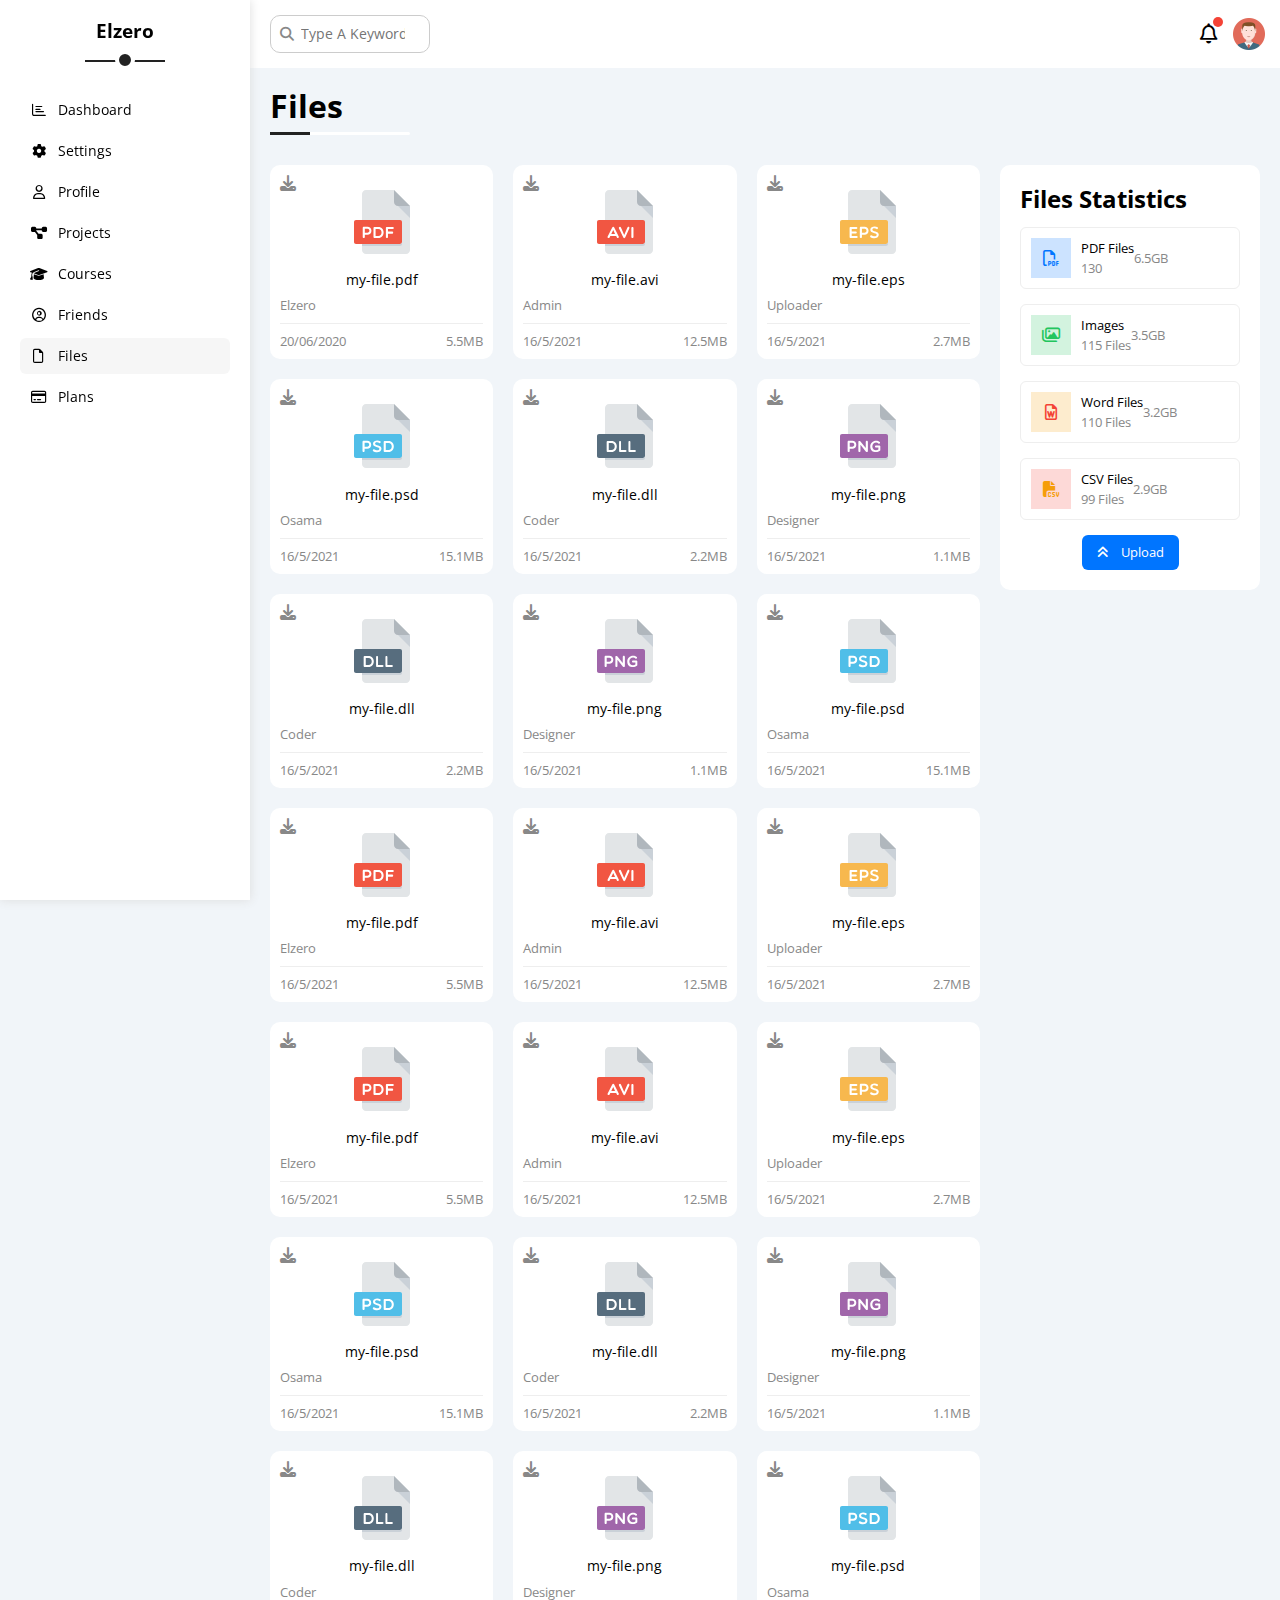
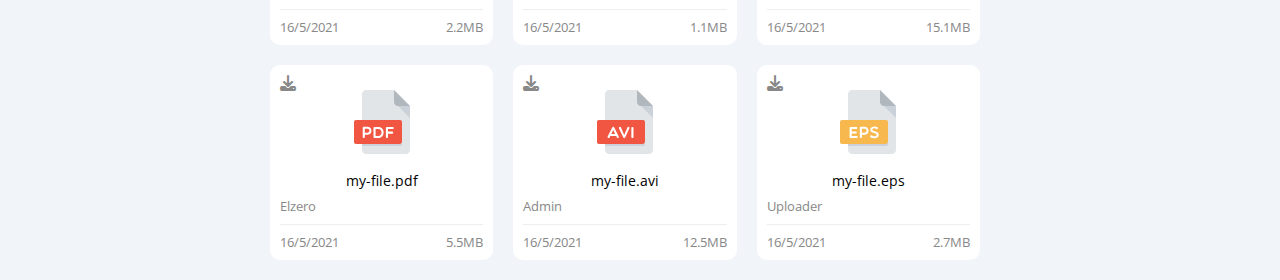
<file: files.html>
<!DOCTYPE html>
<html lang="en">

<head>
    <meta charset="UTF-8">
    <meta name="viewport" content="width=device-width, initial-scale=1.0">
    <title>Files</title>
    <!-- Render All Elements -->
    <link rel="stylesheet" href="css/normalize.css">
    <!-- Font Awesome Library -->
    <link rel="stylesheet" href="css/all.min.css">
    <!-- Google Fonts live  -->
    <link rel="preconnect" href="https://fonts.googleapis.com">
    <link rel="preconnect" href="https://fonts.gstatic.com" crossorigin>
    <link href="https://fonts.googleapis.com/css2?family=Open+Sans:ital,wght@0,300..800;1,300..800&display=swap"
        rel="stylesheet">
    <!-- Framework Handle by Elzero -->
    <link rel="stylesheet" href="css/framework.css">
    <!-- Template CSS File -->
    <link rel="stylesheet" href="css/style.css">
</head>

<body>

    <div class="scroller"></div>

    <div class="page d-flex">
        <div class="sidebar bg-white p-20">
            <h3 class="p-relative txt-c mt-0">Elzero</h3>
            <ul>
                <li>
                    <a class="d-flex align-center fs-14 c-black rad-6 p-10" href="index.html">
                        <i class="fa-regular fa-chart-bar fa-fw"></i>
                        <span class="hide-mobile">Dashboard</span>
                    </a>
                </li>
                <li>
                    <a class="d-flex align-center fs-14 c-black rad-6 p-10" href="settings.html">
                        <i class="fa-solid fa-gear fa-fw"></i>
                        <span class="hide-mobile">Settings</span>
                    </a>
                </li>
                <li>
                    <a class="d-flex align-center fs-14 c-black rad-6 p-10" href="profile.html">
                        <i class="fa-regular fa-user fa-fw"></i>
                        <span class="hide-mobile">Profile</span>
                    </a>
                </li>
                <li>
                    <a class="d-flex align-center fs-14 c-black rad-6 p-10" href="projects.html">
                        <i class="fa-solid fa-diagram-project fa-fw"></i>
                        <span class="hide-mobile">Projects</span>
                    </a>
                </li>
                <li>
                    <a class="d-flex align-center fs-14 c-black rad-6 p-10" href="courses.html">
                        <i class="fa-solid fa-graduation-cap fa-fw"></i>
                        <span class="hide-mobile">Courses</span>
                    </a>
                </li>
                <li>
                    <a class="d-flex align-center fs-14 c-black rad-6 p-10" href="friends.html">
                        <i class="fa-regular fa-circle-user fa-fw"></i>
                        <span class="hide-mobile">Friends</span>
                    </a>
                </li>
                <li>
                    <a class="active d-flex align-center fs-14 c-black rad-6 p-10" href="files.html">
                        <i class="fa-regular fa-file fa-fw"></i>
                        <span class="hide-mobile">Files</span>
                    </a>
                </li>
                <li>
                    <a class="d-flex align-center fs-14 c-black rad-6 p-10" href="plans.html">
                        <i class="fa-regular fa-credit-card fa-fw"></i>
                        <span class="hide-mobile">Plans</span>
                    </a>
                </li>
            </ul>
        </div>
        <div class="content w-full">
            <!-- Start Head -->
            <div class="head bg-white p-15 between-flex">
                <div class="search p-relative">
                    <input class="p-10 fs-14" type="search" placeholder="Type A Keyword" />
                </div>
                <div class="icons d-flex align-center">
                    <span class="notification p-relative">
                        <i class="fa-regular fa-bell fa-lg"></i>
                    </span>
                    <img src="images/avatar.png" alt="" />
                </div>
            </div>
            <!-- End Head -->
            <!-- Start Heading Page -->
            <h1 class="p-relative">Files</h1>
            <!-- End Heading Page -->






            <!-- Start Files-Page -->
            <div class="files-page d-flex m-20 gap-20">
                <div class="files-stats p-20 bg-white rad-10">
                    <h2 class="mt-0 mb-15 txt-c-mobile">Files Statistics</h2>



                    <div class="d-flex align-center border-eee p-10 rad-6 mb-15 fs-13">
                        <i class="fa-regular fa-file-pdf fa-lg blue center-flex c-blue icon"></i>
                        <div class="info">
                            <span>PDF Files</span>
                            <span class="c-grey d-block mt-5">130</span>
                        </div>
                        <div class="size c-grey">6.5GB</div>
                    </div>



                    <div class="d-flex align-center border-eee p-10 rad-6 mb-15 fs-13">
                        <i class="fa-regular fa-images fa-lg green center-flex c-green icon"></i>
                        <div class="info">
                            <span>Images</span>
                            <span class="c-grey d-block mt-5">115 Files</span>
                        </div>
                        <div class="size c-grey">3.5GB</div>
                    </div>
                    <div class="d-flex align-center border-eee p-10 rad-6 mb-15 fs-13">
                        <i class="fa-regular fa-file-word fa-lg red center-flex c-red icon"></i>
                        <div class="info">
                            <span>Word Files</span>
                            <span class="c-grey d-block mt-5">110 Files</span>
                        </div>
                        <div class="size c-grey">3.2GB</div>
                    </div>
                    <div class="d-flex align-center border-eee p-10 rad-6 fs-13">
                        <i class="fa-solid fa-file-csv fa-lg orange center-flex c-orange icon"></i>
                        <div class="info">
                            <span>CSV Files</span>
                            <span class="c-grey d-block mt-5">99 Files</span>
                        </div>
                        <div class="size c-grey">2.9GB</div>
                    </div>



                    <a class="upload bg-blue c-white fs-13 rad-6 d-block w-fit" href="#">
                        <i class="fa-solid fa-angles-up mr-10"></i> Upload </a>




                </div>









                <div class="files-content d-grid gap-20">



                    <div class="file bg-white p-10 rad-10">
                        <i class="fa-solid fa-download c-grey p-absolute"></i>
                        <div class="icon txt-c">
                            <img class="mt-15 mb-15" src="images/pdf.svg" alt="" />
                        </div>
                        <div class="txt-c mb-10 fs-14">my-file.pdf</div>
                        <p class="c-grey fs-13">Elzero</p>
                        <div class="info between-flex mt-10 pt-10 fs-13 c-grey">
                            <span>20/06/2020</span>
                            <span>5.5MB</span>
                        </div>
                    </div>





                    <div class="file bg-white p-10 rad-10">
                        <i class="fa-solid fa-download c-grey p-absolute"></i>
                        <div class="icon txt-c">
                            <img class="mt-15 mb-15" src="images/avi.svg" alt="" />
                        </div>
                        <div class="txt-c mb-10 fs-14">my-file.avi</div>
                        <p class="c-grey fs-13">Admin</p>
                        <div class="info between-flex mt-10 pt-10 fs-13 c-grey">
                            <span>16/5/2021</span>
                            <span>12.5MB</span>
                        </div>
                    </div>
                    <div class="file bg-white p-10 rad-10">
                        <i class="fa-solid fa-download c-grey p-absolute"></i>
                        <div class="icon txt-c">
                            <img class="mt-15 mb-15" src="images/eps.svg" alt="" />
                        </div>
                        <div class="txt-c mb-10 fs-14">my-file.eps</div>
                        <p class="c-grey fs-13">Uploader</p>
                        <div class="info between-flex mt-10 pt-10 fs-13 c-grey">
                            <span>16/5/2021</span>
                            <span>2.7MB</span>
                        </div>
                    </div>
                    <div class="file bg-white p-10 rad-10">
                        <i class="fa-solid fa-download c-grey p-absolute"></i>
                        <div class="icon txt-c">
                            <img class="mt-15 mb-15" src="images/psd.svg" alt="" />
                        </div>
                        <div class="txt-c mb-10 fs-14">my-file.psd</div>
                        <p class="c-grey fs-13">Osama</p>
                        <div class="info between-flex mt-10 pt-10 fs-13 c-grey">
                            <span>16/5/2021</span>
                            <span>15.1MB</span>
                        </div>
                    </div>
                    <div class="file bg-white p-10 rad-10">
                        <i class="fa-solid fa-download c-grey p-absolute"></i>
                        <div class="icon txt-c">
                            <img class="mt-15 mb-15" src="images/dll.svg" alt="" />
                        </div>
                        <div class="txt-c mb-10 fs-14">my-file.dll</div>
                        <p class="c-grey fs-13">Coder</p>
                        <div class="info between-flex mt-10 pt-10 fs-13 c-grey">
                            <span>16/5/2021</span>
                            <span>2.2MB</span>
                        </div>
                    </div>
                    <div class="file bg-white p-10 rad-10">
                        <i class="fa-solid fa-download c-grey p-absolute"></i>
                        <div class="icon txt-c">
                            <img class="mt-15 mb-15" src="images/png.svg" alt="" />
                        </div>
                        <div class="txt-c mb-10 fs-14">my-file.png</div>
                        <p class="c-grey fs-13">Designer</p>
                        <div class="info between-flex mt-10 pt-10 fs-13 c-grey">
                            <span>16/5/2021</span>
                            <span>1.1MB</span>
                        </div>
                    </div>
                    <div class="file bg-white p-10 rad-10">
                        <i class="fa-solid fa-download c-grey p-absolute"></i>
                        <div class="icon txt-c">
                            <img class="mt-15 mb-15" src="images/dll.svg" alt="" />
                        </div>
                        <div class="txt-c mb-10 fs-14">my-file.dll</div>
                        <p class="c-grey fs-13">Coder</p>
                        <div class="info between-flex mt-10 pt-10 fs-13 c-grey">
                            <span>16/5/2021</span>
                            <span>2.2MB</span>
                        </div>
                    </div>
                    <div class="file bg-white p-10 rad-10">
                        <i class="fa-solid fa-download c-grey p-absolute"></i>
                        <div class="icon txt-c">
                            <img class="mt-15 mb-15" src="images/png.svg" alt="" />
                        </div>
                        <div class="txt-c mb-10 fs-14">my-file.png</div>
                        <p class="c-grey fs-13">Designer</p>
                        <div class="info between-flex mt-10 pt-10 fs-13 c-grey">
                            <span>16/5/2021</span>
                            <span>1.1MB</span>
                        </div>
                    </div>
                    <div class="file bg-white p-10 rad-10">
                        <i class="fa-solid fa-download c-grey p-absolute"></i>
                        <div class="icon txt-c">
                            <img class="mt-15 mb-15" src="images/psd.svg" alt="" />
                        </div>
                        <div class="txt-c mb-10 fs-14">my-file.psd</div>
                        <p class="c-grey fs-13">Osama</p>
                        <div class="info between-flex mt-10 pt-10 fs-13 c-grey">
                            <span>16/5/2021</span>
                            <span>15.1MB</span>
                        </div>
                    </div>
                    <div class="file bg-white p-10 rad-10">
                        <i class="fa-solid fa-download c-grey p-absolute"></i>
                        <div class="icon txt-c">
                            <img class="mt-15 mb-15" src="images/pdf.svg" alt="" />
                        </div>
                        <div class="txt-c mb-10 fs-14">my-file.pdf</div>
                        <p class="c-grey fs-13">Elzero</p>
                        <div class="info between-flex mt-10 pt-10 fs-13 c-grey">
                            <span>16/5/2021</span>
                            <span>5.5MB</span>
                        </div>
                    </div>
                    <div class="file bg-white p-10 rad-10">
                        <i class="fa-solid fa-download c-grey p-absolute"></i>
                        <div class="icon txt-c">
                            <img class="mt-15 mb-15" src="images/avi.svg" alt="" />
                        </div>
                        <div class="txt-c mb-10 fs-14">my-file.avi</div>
                        <p class="c-grey fs-13">Admin</p>
                        <div class="info between-flex mt-10 pt-10 fs-13 c-grey">
                            <span>16/5/2021</span>
                            <span>12.5MB</span>
                        </div>
                    </div>
                    <div class="file bg-white p-10 rad-10">
                        <i class="fa-solid fa-download c-grey p-absolute"></i>
                        <div class="icon txt-c">
                            <img class="mt-15 mb-15" src="images/eps.svg" alt="" />
                        </div>
                        <div class="txt-c mb-10 fs-14">my-file.eps</div>
                        <p class="c-grey fs-13">Uploader</p>
                        <div class="info between-flex mt-10 pt-10 fs-13 c-grey">
                            <span>16/5/2021</span>
                            <span>2.7MB</span>
                        </div>
                    </div>
                    <div class="file bg-white p-10 rad-10">
                        <i class="fa-solid fa-download c-grey p-absolute"></i>
                        <div class="icon txt-c">
                            <img class="mt-15 mb-15" src="images/pdf.svg" alt="" />
                        </div>
                        <div class="txt-c mb-10 fs-14">my-file.pdf</div>
                        <p class="c-grey fs-13">Elzero</p>
                        <div class="info between-flex mt-10 pt-10 fs-13 c-grey">
                            <span>16/5/2021</span>
                            <span>5.5MB</span>
                        </div>
                    </div>
                    <div class="file bg-white p-10 rad-10">
                        <i class="fa-solid fa-download c-grey p-absolute"></i>
                        <div class="icon txt-c">
                            <img class="mt-15 mb-15" src="images/avi.svg" alt="" />
                        </div>
                        <div class="txt-c mb-10 fs-14">my-file.avi</div>
                        <p class="c-grey fs-13">Admin</p>
                        <div class="info between-flex mt-10 pt-10 fs-13 c-grey">
                            <span>16/5/2021</span>
                            <span>12.5MB</span>
                        </div>
                    </div>
                    <div class="file bg-white p-10 rad-10">
                        <i class="fa-solid fa-download c-grey p-absolute"></i>
                        <div class="icon txt-c">
                            <img class="mt-15 mb-15" src="images/eps.svg" alt="" />
                        </div>
                        <div class="txt-c mb-10 fs-14">my-file.eps</div>
                        <p class="c-grey fs-13">Uploader</p>
                        <div class="info between-flex mt-10 pt-10 fs-13 c-grey">
                            <span>16/5/2021</span>
                            <span>2.7MB</span>
                        </div>
                    </div>
                    <div class="file bg-white p-10 rad-10">
                        <i class="fa-solid fa-download c-grey p-absolute"></i>
                        <div class="icon txt-c">
                            <img class="mt-15 mb-15" src="images/psd.svg" alt="" />
                        </div>
                        <div class="txt-c mb-10 fs-14">my-file.psd</div>
                        <p class="c-grey fs-13">Osama</p>
                        <div class="info between-flex mt-10 pt-10 fs-13 c-grey">
                            <span>16/5/2021</span>
                            <span>15.1MB</span>
                        </div>
                    </div>
                    <div class="file bg-white p-10 rad-10">
                        <i class="fa-solid fa-download c-grey p-absolute"></i>
                        <div class="icon txt-c">
                            <img class="mt-15 mb-15" src="images/dll.svg" alt="" />
                        </div>
                        <div class="txt-c mb-10 fs-14">my-file.dll</div>
                        <p class="c-grey fs-13">Coder</p>
                        <div class="info between-flex mt-10 pt-10 fs-13 c-grey">
                            <span>16/5/2021</span>
                            <span>2.2MB</span>
                        </div>
                    </div>
                    <div class="file bg-white p-10 rad-10">
                        <i class="fa-solid fa-download c-grey p-absolute"></i>
                        <div class="icon txt-c">
                            <img class="mt-15 mb-15" src="images/png.svg" alt="" />
                        </div>
                        <div class="txt-c mb-10 fs-14">my-file.png</div>
                        <p class="c-grey fs-13">Designer</p>
                        <div class="info between-flex mt-10 pt-10 fs-13 c-grey">
                            <span>16/5/2021</span>
                            <span>1.1MB</span>
                        </div>
                    </div>
                    <div class="file bg-white p-10 rad-10">
                        <i class="fa-solid fa-download c-grey p-absolute"></i>
                        <div class="icon txt-c">
                            <img class="mt-15 mb-15" src="images/dll.svg" alt="" />
                        </div>
                        <div class="txt-c mb-10 fs-14">my-file.dll</div>
                        <p class="c-grey fs-13">Coder</p>
                        <div class="info between-flex mt-10 pt-10 fs-13 c-grey">
                            <span>16/5/2021</span>
                            <span>2.2MB</span>
                        </div>
                    </div>
                    <div class="file bg-white p-10 rad-10">
                        <i class="fa-solid fa-download c-grey p-absolute"></i>
                        <div class="icon txt-c">
                            <img class="mt-15 mb-15" src="images/png.svg" alt="" />
                        </div>
                        <div class="txt-c mb-10 fs-14">my-file.png</div>
                        <p class="c-grey fs-13">Designer</p>
                        <div class="info between-flex mt-10 pt-10 fs-13 c-grey">
                            <span>16/5/2021</span>
                            <span>1.1MB</span>
                        </div>
                    </div>
                    <div class="file bg-white p-10 rad-10">
                        <i class="fa-solid fa-download c-grey p-absolute"></i>
                        <div class="icon txt-c">
                            <img class="mt-15 mb-15" src="images/psd.svg" alt="" />
                        </div>
                        <div class="txt-c mb-10 fs-14">my-file.psd</div>
                        <p class="c-grey fs-13">Osama</p>
                        <div class="info between-flex mt-10 pt-10 fs-13 c-grey">
                            <span>16/5/2021</span>
                            <span>15.1MB</span>
                        </div>
                    </div>
                    <div class="file bg-white p-10 rad-10">
                        <i class="fa-solid fa-download c-grey p-absolute"></i>
                        <div class="icon txt-c">
                            <img class="mt-15 mb-15" src="images/pdf.svg" alt="" />
                        </div>
                        <div class="txt-c mb-10 fs-14">my-file.pdf</div>
                        <p class="c-grey fs-13">Elzero</p>
                        <div class="info between-flex mt-10 pt-10 fs-13 c-grey">
                            <span>16/5/2021</span>
                            <span>5.5MB</span>
                        </div>
                    </div>
                    <div class="file bg-white p-10 rad-10">
                        <i class="fa-solid fa-download c-grey p-absolute"></i>
                        <div class="icon txt-c">
                            <img class="mt-15 mb-15" src="images/avi.svg" alt="" />
                        </div>
                        <div class="txt-c mb-10 fs-14">my-file.avi</div>
                        <p class="c-grey fs-13">Admin</p>
                        <div class="info between-flex mt-10 pt-10 fs-13 c-grey">
                            <span>16/5/2021</span>
                            <span>12.5MB</span>
                        </div>
                    </div>
                    <div class="file bg-white p-10 rad-10">
                        <i class="fa-solid fa-download c-grey p-absolute"></i>
                        <div class="icon txt-c">
                            <img class="mt-15 mb-15" src="images/eps.svg" alt="" />
                        </div>
                        <div class="txt-c mb-10 fs-14">my-file.eps</div>
                        <p class="c-grey fs-13">Uploader</p>
                        <div class="info between-flex mt-10 pt-10 fs-13 c-grey">
                            <span>16/5/2021</span>
                            <span>2.7MB</span>
                        </div>
                    </div>
                </div>
            </div>
            <!-- End Files-Page -->




        </div>
    </div>

    <script src="js/main.js"></script>
</body>

</html>
</file>
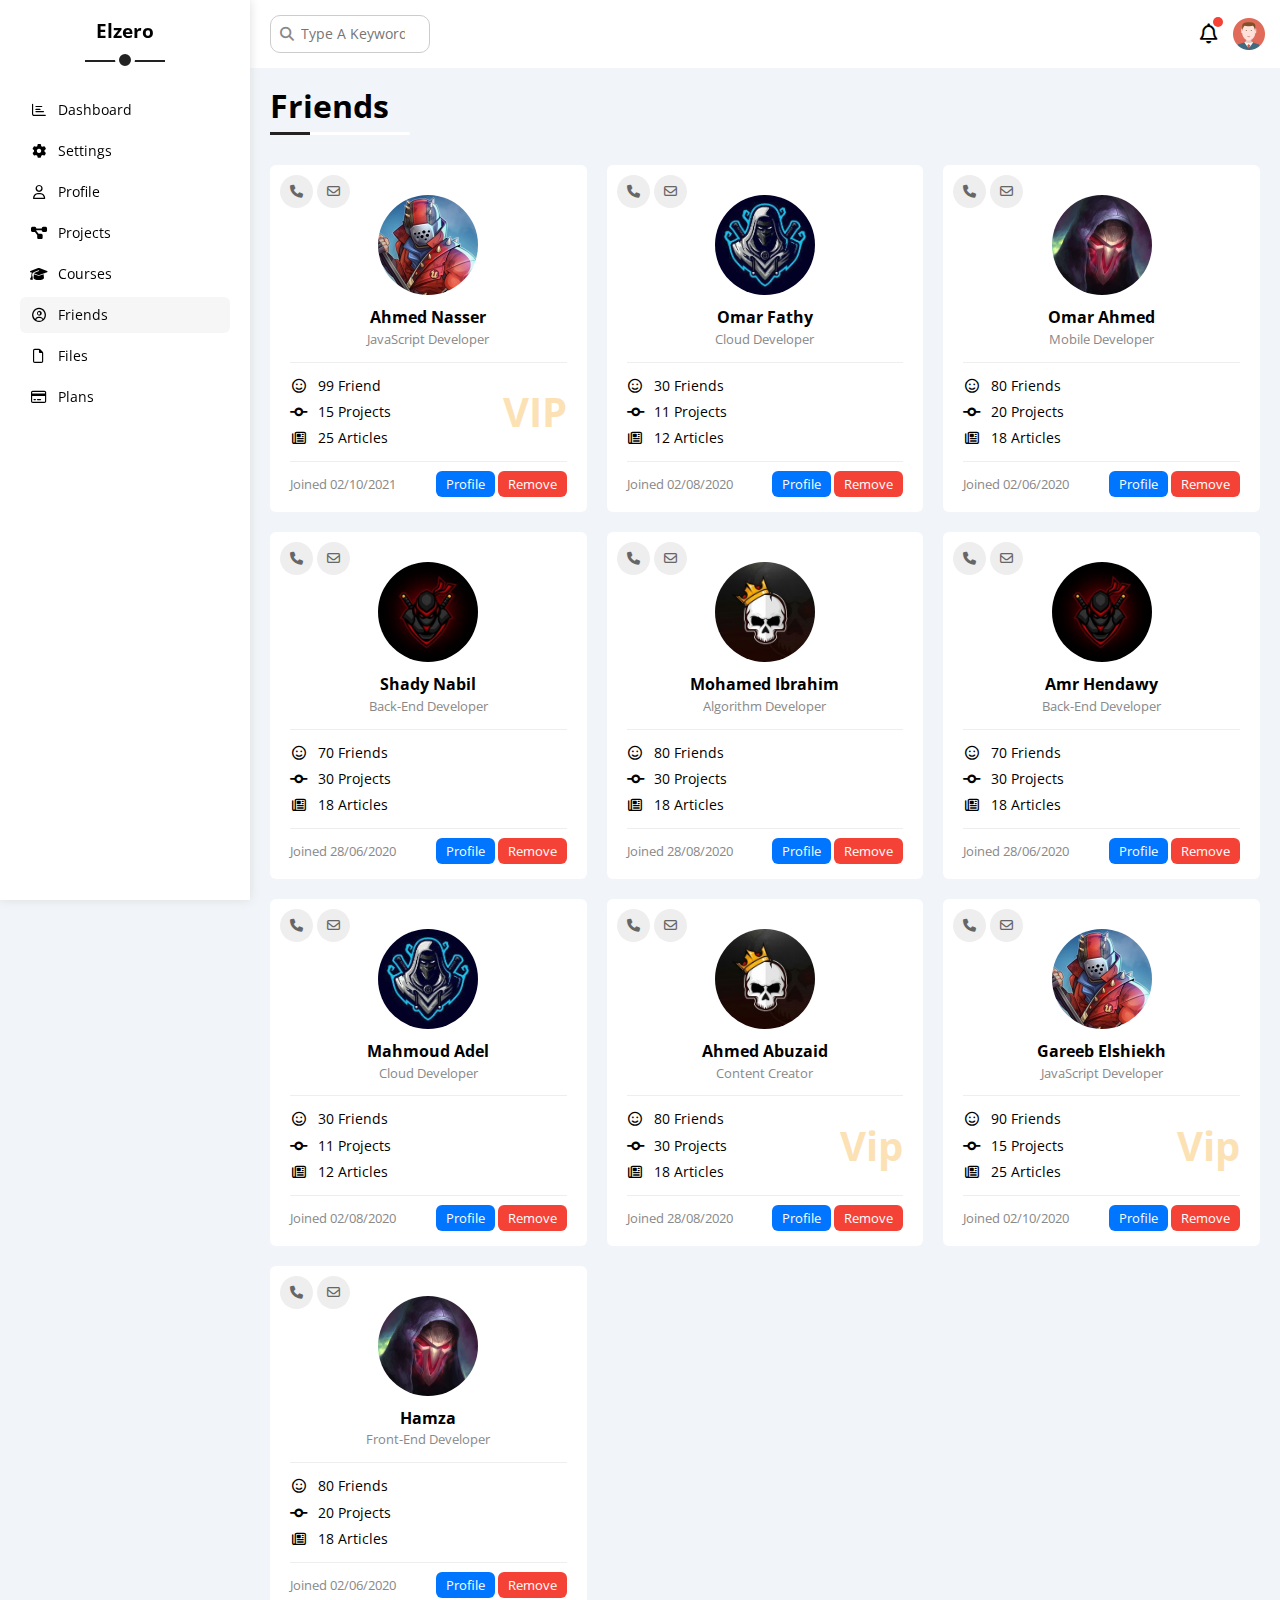
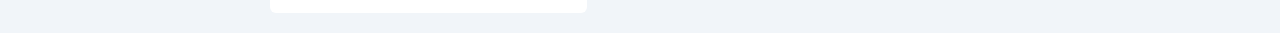
<file: friends.html>
<!DOCTYPE html>
<html lang="en">

<head>
    <meta charset="UTF-8">
    <meta name="viewport" content="width=device-width, initial-scale=1.0">
    <title>Friends</title>
    <!-- Render All Elements -->
    <link rel="stylesheet" href="css/normalize.css">
    <!-- Font Awesome Library -->
    <link rel="stylesheet" href="css/all.min.css">
    <!-- Google Fonts live  -->
    <link rel="preconnect" href="https://fonts.googleapis.com">
    <link rel="preconnect" href="https://fonts.gstatic.com" crossorigin>
    <link href="https://fonts.googleapis.com/css2?family=Open+Sans:ital,wght@0,300..800;1,300..800&display=swap"
        rel="stylesheet">
    <!-- Framework Handle by Elzero -->
    <link rel="stylesheet" href="css/framework.css">
    <!-- Template CSS File -->
    <link rel="stylesheet" href="css/style.css">
</head>

<body>

    <div class="scroller"></div>

    <div class="page d-flex">
        <div class="sidebar bg-white p-20">
            <h3 class="p-relative txt-c mt-0">Elzero</h3>
            <ul>
                <li>
                    <a class="d-flex align-center fs-14 c-black rad-6 p-10" href="index.html">
                        <i class="fa-regular fa-chart-bar fa-fw"></i>
                        <span class="hide-mobile">Dashboard</span>
                    </a>
                </li>
                <li>
                    <a class="d-flex align-center fs-14 c-black rad-6 p-10" href="settings.html">
                        <i class="fa-solid fa-gear fa-fw"></i>
                        <span class="hide-mobile">Settings</span>
                    </a>
                </li>
                <li>
                    <a class="d-flex align-center fs-14 c-black rad-6 p-10" href="profile.html">
                        <i class="fa-regular fa-user fa-fw"></i>
                        <span class="hide-mobile">Profile</span>
                    </a>
                </li>
                <li>
                    <a class="d-flex align-center fs-14 c-black rad-6 p-10" href="projects.html">
                        <i class="fa-solid fa-diagram-project fa-fw"></i>
                        <span class="hide-mobile">Projects</span>
                    </a>
                </li>
                <li>
                    <a class="d-flex align-center fs-14 c-black rad-6 p-10" href="courses.html">
                        <i class="fa-solid fa-graduation-cap fa-fw"></i>
                        <span class="hide-mobile">Courses</span>
                    </a>
                </li>
                <li>
                    <a class="active d-flex align-center fs-14 c-black rad-6 p-10" href="friends.html">
                        <i class="fa-regular fa-circle-user fa-fw"></i>
                        <span class="hide-mobile">Friends</span>
                    </a>
                </li>
                <li>
                    <a class="d-flex align-center fs-14 c-black rad-6 p-10" href="files.html">
                        <i class="fa-regular fa-file fa-fw"></i>
                        <span class="hide-mobile">Files</span>
                    </a>
                </li>
                <li>
                    <a class="d-flex align-center fs-14 c-black rad-6 p-10" href="plans.html">
                        <i class="fa-regular fa-credit-card fa-fw"></i>
                        <span class="hide-mobile">Plans</span>
                    </a>
                </li>
            </ul>
        </div>
        <div class="content w-full">
            <!-- Start Head -->
            <div class="head bg-white p-15 between-flex">
                <div class="search p-relative">
                    <input class="p-10 fs-14" type="search" placeholder="Type A Keyword" />
                </div>
                <div class="icons d-flex align-center">
                    <span class="notification p-relative">
                        <i class="fa-regular fa-bell fa-lg"></i>
                    </span>
                    <img src="images/avatar.png" alt="" />
                </div>
            </div>
            <!-- End Head -->
            <!-- Start Heading Page -->
            <h1 class="p-relative">Friends</h1>
            <!-- End Heading Page -->








            <!-- Start Friends-page -->
            <div class="friends-page d-grid m-20 gap-20">









 


                <div class="friend bg-white rad-6 p-20 p-relative">
                    <div class="contact">
                        <i class="fa-solid fa-phone"></i>
                        <i class="fa-regular fa-envelope"></i>
                    </div>
                    <div class="txt-c">
                        <img class="rad-half mt-10 mb-10 w-100 h-100" src="images/friend-01.jpg" alt="" />
                        <h4 class="m-0">Ahmed Nasser</h4>
                        <p class="c-grey fs-13 mt-5 mb-0">JavaScript Developer</p>
                    </div>
                    <div class="icons fs-14 p-relative">
                        <div class="mb-10">
                            <i class="fa-regular fa-face-smile fa-fw"></i>
                            <span>99 Friend</span>
                        </div>
                        <div class="mb-10">
                            <i class="fa-solid fa-code-commit fa-fw"></i>
                            <span>15 Projects</span>
                        </div>
                        <div>
                            <i class="fa-regular fa-newspaper fa-fw"></i>
                            <span>25 Articles</span>
                        </div>
                        <span class="vip fw-bold c-orange">VIP</span>
                    </div>
                    <div class="info between-flex fs-13">
                        <span class="c-grey">Joined 02/10/2021</span>
                        <div>
                            <a class="bg-blue c-white btn-shape" href="profile.html">Profile</a>
                            <a class="bg-red c-white btn-shape" href="#">Remove</a>
                        </div>
                    </div>
                </div>






















                <div class="friend bg-white rad-6 p-20 p-relative">
                    <div class="contact">
                        <i class="fa-solid fa-phone"></i>
                        <i class="fa-regular fa-envelope"></i>
                    </div>
                    <div class="txt-c">
                        <img class="rad-half mt-10 mb-10 w-100 h-100" src="images/friend-02.jpg" alt="" />
                        <h4 class="m-0">Omar Fathy</h4>
                        <p class="c-grey fs-13 mt-5 mb-0">Cloud Developer</p>
                    </div>
                    <div class="icons fs-14 p-relative">
                        <div class="mb-10">
                            <i class="fa-regular fa-face-smile fa-fw"></i>
                            <span>30 Friends</span>
                        </div>
                        <div class="mb-10">
                            <i class="fa-solid fa-code-commit fa-fw"></i>
                            <span>11 Projects</span>
                        </div>
                        <div>
                            <i class="fa-regular fa-newspaper fa-fw"></i>
                            <span>12 Articles</span>
                        </div>
                    </div>
                    <div class="info between-flex fs-13">
                        <span class="c-grey">Joined 02/08/2020</span>
                        <div>
                            <a class="bg-blue c-white btn-shape" href="profile.html">Profile</a>
                            <a class="bg-red c-white btn-shape" href="">Remove</a>
                        </div>
                    </div>
                </div>
                <div class="friend bg-white rad-6 p-20 p-relative">
                    <div class="contact">
                        <i class="fa-solid fa-phone"></i>
                        <i class="fa-regular fa-envelope"></i>
                    </div>
                    <div class="txt-c">
                        <img class="rad-half mt-10 mb-10 w-100 h-100" src="images/friend-03.jpg" alt="" />
                        <h4 class="m-0">Omar Ahmed</h4>
                        <p class="c-grey fs-13 mt-5 mb-0">Mobile Developer</p>
                    </div>
                    <div class="icons fs-14 p-relative">
                        <div class="mb-10">
                            <i class="fa-regular fa-face-smile fa-fw"></i>
                            <span>80 Friends</span>
                        </div>
                        <div class="mb-10">
                            <i class="fa-solid fa-code-commit fa-fw"></i>
                            <span>20 Projects</span>
                        </div>
                        <div>
                            <i class="fa-regular fa-newspaper fa-fw"></i>
                            <span>18 Articles</span>
                        </div>
                    </div>
                    <div class="info between-flex fs-13">
                        <span class="c-grey">Joined 02/06/2020</span>
                        <div>
                            <a class="bg-blue c-white btn-shape" href="profile.html">Profile</a>
                            <a class="bg-red c-white btn-shape" href="">Remove</a>
                        </div>
                    </div>
                </div>
                <div class="friend bg-white rad-6 p-20 p-relative">
                    <div class="contact">
                        <i class="fa-solid fa-phone"></i>
                        <i class="fa-regular fa-envelope"></i>
                    </div>
                    <div class="txt-c">
                        <img class="rad-half mt-10 mb-10 w-100 h-100" src="images/friend-04.jpg" alt="" />
                        <h4 class="m-0">Shady Nabil</h4>
                        <p class="c-grey fs-13 mt-5 mb-0">Back-End Developer</p>
                    </div>
                    <div class="icons fs-14 p-relative">
                        <div class="mb-10">
                            <i class="fa-regular fa-face-smile fa-fw"></i>
                            <span>70 Friends</span>
                        </div>
                        <div class="mb-10">
                            <i class="fa-solid fa-code-commit fa-fw"></i>
                            <span>30 Projects</span>
                        </div>
                        <div>
                            <i class="fa-regular fa-newspaper fa-fw"></i>
                            <span>18 Articles</span>
                        </div>
                    </div>
                    <div class="info between-flex fs-13">
                        <span class="c-grey">Joined 28/06/2020</span>
                        <div>
                            <a class="bg-blue c-white btn-shape" href="profile.html">Profile</a>
                            <a class="bg-red c-white btn-shape" href="">Remove</a>
                        </div>
                    </div>
                </div>
                <div class="friend bg-white rad-6 p-20 p-relative">
                    <div class="contact">
                        <i class="fa-solid fa-phone"></i>
                        <i class="fa-regular fa-envelope"></i>
                    </div>
                    <div class="txt-c">
                        <img class="rad-half mt-10 mb-10 w-100 h-100" src="images/friend-05.jpg" alt="" />
                        <h4 class="m-0">Mohamed Ibrahim</h4>
                        <p class="c-grey fs-13 mt-5 mb-0">Algorithm Developer</p>
                    </div>
                    <div class="icons fs-14 p-relative">
                        <div class="mb-10">
                            <i class="fa-regular fa-face-smile fa-fw"></i>
                            <span>80 Friends</span>
                        </div>
                        <div class="mb-10">
                            <i class="fa-solid fa-code-commit fa-fw"></i>
                            <span>30 Projects</span>
                        </div>
                        <div>
                            <i class="fa-regular fa-newspaper fa-fw"></i>
                            <span>18 Articles</span>
                        </div>
                    </div>
                    <div class="info between-flex fs-13">
                        <span class="c-grey">Joined 28/08/2020</span>
                        <div>
                            <a class="bg-blue c-white btn-shape" href="profile.html">Profile</a>
                            <a class="bg-red c-white btn-shape" href="">Remove</a>
                        </div>
                    </div>
                </div>
                <div class="friend bg-white rad-6 p-20 p-relative">
                    <div class="contact">
                        <i class="fa-solid fa-phone"></i>
                        <i class="fa-regular fa-envelope"></i>
                    </div>
                    <div class="txt-c">
                        <img class="rad-half mt-10 mb-10 w-100 h-100" src="images/friend-04.jpg" alt="" />
                        <h4 class="m-0">Amr Hendawy</h4>
                        <p class="c-grey fs-13 mt-5 mb-0">Back-End Developer</p>
                    </div>
                    <div class="icons fs-14 p-relative">
                        <div class="mb-10">
                            <i class="fa-regular fa-face-smile fa-fw"></i>
                            <span>70 Friends</span>
                        </div>
                        <div class="mb-10">
                            <i class="fa-solid fa-code-commit fa-fw"></i>
                            <span>30 Projects</span>
                        </div>
                        <div>
                            <i class="fa-regular fa-newspaper fa-fw"></i>
                            <span>18 Articles</span>
                        </div>
                    </div>
                    <div class="info between-flex fs-13">
                        <span class="c-grey">Joined 28/06/2020</span>
                        <div>
                            <a class="bg-blue c-white btn-shape" href="profile.html">Profile</a>
                            <a class="bg-red c-white btn-shape" href="">Remove</a>
                        </div>
                    </div>
                </div>
                <div class="friend bg-white rad-6 p-20 p-relative">
                    <div class="contact">
                        <i class="fa-solid fa-phone"></i>
                        <i class="fa-regular fa-envelope"></i>
                    </div>
                    <div class="txt-c">
                        <img class="rad-half mt-10 mb-10 w-100 h-100" src="images/friend-02.jpg" alt="" />
                        <h4 class="m-0">Mahmoud Adel</h4>
                        <p class="c-grey fs-13 mt-5 mb-0">Cloud Developer</p>
                    </div>
                    <div class="icons fs-14 p-relative">
                        <div class="mb-10">
                            <i class="fa-regular fa-face-smile fa-fw"></i>
                            <span>30 Friends</span>
                        </div>
                        <div class="mb-10">
                            <i class="fa-solid fa-code-commit fa-fw"></i>
                            <span>11 Projects</span>
                        </div>
                        <div>
                            <i class="fa-regular fa-newspaper fa-fw"></i>
                            <span>12 Articles</span>
                        </div>
                    </div>
                    <div class="info between-flex fs-13">
                        <span class="c-grey">Joined 02/08/2020</span>
                        <div>
                            <a class="bg-blue c-white btn-shape" href="profile.html">Profile</a>
                            <a class="bg-red c-white btn-shape" href="">Remove</a>
                        </div>
                    </div>
                </div>
                <div class="friend bg-white rad-6 p-20 p-relative">
                    <div class="contact">
                        <i class="fa-solid fa-phone"></i>
                        <i class="fa-regular fa-envelope"></i>
                    </div>
                    <div class="txt-c">
                        <img class="rad-half mt-10 mb-10 w-100 h-100" src="images/friend-05.jpg" alt="" />
                        <h4 class="m-0">Ahmed Abuzaid</h4>
                        <p class="c-grey fs-13 mt-5 mb-0">Content Creator</p>
                    </div>
                    <div class="icons fs-14 p-relative">
                        <div class="mb-10">
                            <i class="fa-regular fa-face-smile fa-fw"></i>
                            <span>80 Friends</span>
                        </div>
                        <div class="mb-10">
                            <i class="fa-solid fa-code-commit fa-fw"></i>
                            <span>30 Projects</span>
                        </div>
                        <div>
                            <i class="fa-regular fa-newspaper fa-fw"></i>
                            <span>18 Articles</span>
                        </div>
                        <span class="vip fw-bold c-orange">Vip</span>
                    </div>
                    <div class="info between-flex fs-13">
                        <span class="c-grey">Joined 28/08/2020</span>
                        <div>
                            <a class="bg-blue c-white btn-shape" href="profile.html">Profile</a>
                            <a class="bg-red c-white btn-shape" href="">Remove</a>
                        </div>
                    </div>
                </div>
                <div class="friend bg-white rad-6 p-20 p-relative">
                    <div class="contact">
                        <i class="fa-solid fa-phone"></i>
                        <i class="fa-regular fa-envelope"></i>
                    </div>
                    <div class="txt-c">
                        <img class="rad-half mt-10 mb-10 w-100 h-100" src="images/friend-01.jpg" alt="" />
                        <h4 class="m-0">Gareeb Elshiekh</h4>
                        <p class="c-grey fs-13 mt-5 mb-0">JavaScript Developer</p>
                    </div>
                    <div class="icons fs-14 p-relative">
                        <div class="mb-10">
                            <i class="fa-regular fa-face-smile fa-fw"></i>
                            <span>90 Friends</span>
                        </div>
                        <div class="mb-10">
                            <i class="fa-solid fa-code-commit fa-fw"></i>
                            <span>15 Projects</span>
                        </div>
                        <div>
                            <i class="fa-regular fa-newspaper fa-fw"></i>
                            <span>25 Articles</span>
                        </div>
                        <span class="vip fw-bold c-orange">Vip</span>
                    </div>
                    <div class="info between-flex fs-13">
                        <span class="c-grey">Joined 02/10/2020</span>
                        <div>
                            <a class="bg-blue c-white btn-shape" href="profile.html">Profile</a>
                            <a class="bg-red c-white btn-shape" href="">Remove</a>
                        </div>
                    </div>
                </div>
                <div class="friend bg-white rad-6 p-20 p-relative">
                    <div class="contact">
                        <i class="fa-solid fa-phone"></i>
                        <i class="fa-regular fa-envelope"></i>
                    </div>
                    <div class="txt-c">
                        <img class="rad-half mt-10 mb-10 w-100 h-100" src="images/friend-03.jpg" alt="" />
                        <h4 class="m-0">Hamza</h4>
                        <p class="c-grey fs-13 mt-5 mb-0">Front-End Developer</p>
                    </div>
                    <div class="icons fs-14 p-relative">
                        <div class="mb-10">
                            <i class="fa-regular fa-face-smile fa-fw"></i>
                            <span>80 Friends</span>
                        </div>
                        <div class="mb-10">
                            <i class="fa-solid fa-code-commit fa-fw"></i>
                            <span>20 Projects</span>
                        </div>
                        <div>
                            <i class="fa-regular fa-newspaper fa-fw"></i>
                            <span>18 Articles</span>
                        </div>
                    </div>
                    <div class="info between-flex fs-13">
                        <span class="c-grey">Joined 02/06/2020</span>
                        <div>
                            <a class="bg-blue c-white btn-shape" href="profile.html">Profile</a>
                            <a class="bg-red c-white btn-shape" href="">Remove</a>
                        </div>
                    </div>
                </div>
            </div>
            <!-- End Friends-page -->




















        </div>
    </div>
    <script src="js/main.js"></script>
</body>

</html>
</file>
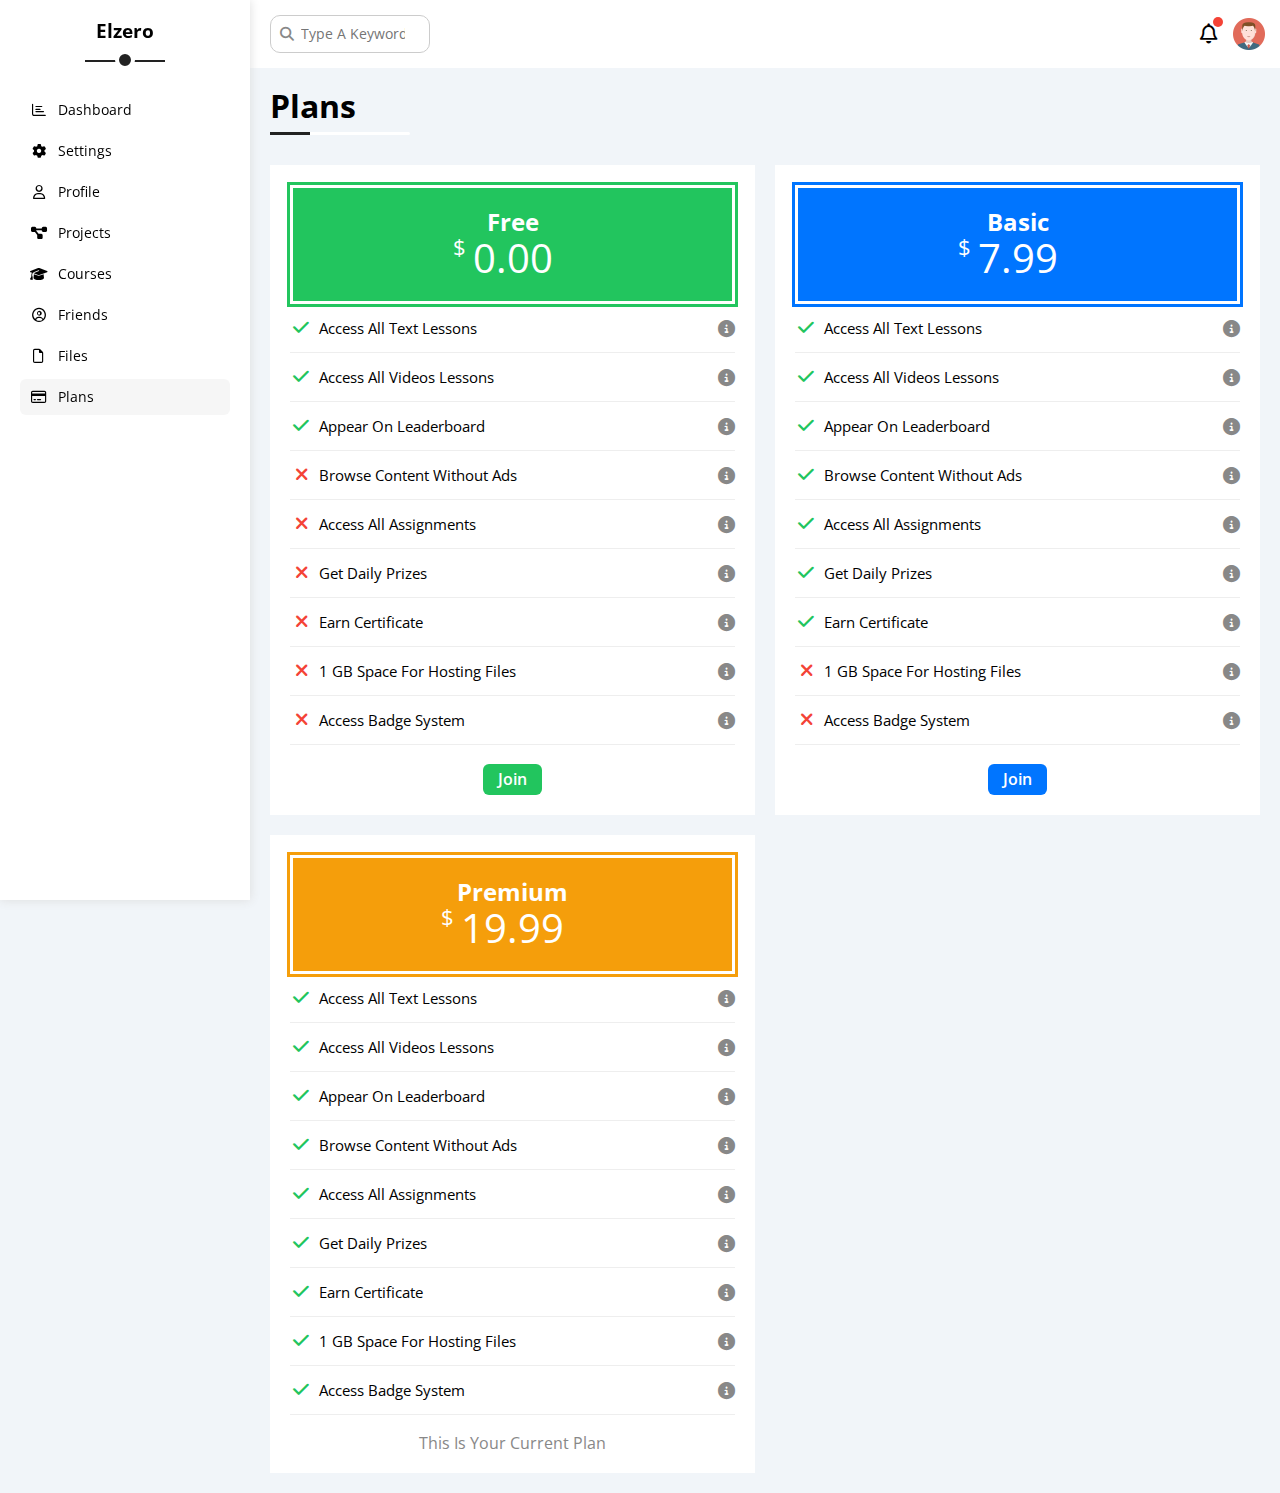
<file: plans.html>
<!DOCTYPE html>
<html lang="en">

<head>
    <meta charset="UTF-8">
    <meta name="viewport" content="width=device-width, initial-scale=1.0">
    <title>Plans</title>
    <!-- Render All Elements -->
    <link rel="stylesheet" href="css/normalize.css">
    <!-- Font Awesome Library -->
    <link rel="stylesheet" href="css/all.min.css">
    <!-- Google Fonts live  -->
    <link rel="preconnect" href="https://fonts.googleapis.com">
    <link rel="preconnect" href="https://fonts.gstatic.com" crossorigin>
    <link href="https://fonts.googleapis.com/css2?family=Open+Sans:ital,wght@0,300..800;1,300..800&display=swap"
        rel="stylesheet">
    <!-- Framework Handle by Elzero -->
    <link rel="stylesheet" href="css/framework.css">
    <!-- Template CSS File -->
    <link rel="stylesheet" href="css/style.css">
</head>

<body>

    <div class="scroller"></div>

    <div class="page d-flex">
        <div class="sidebar bg-white p-20">
            <h3 class="p-relative txt-c mt-0">Elzero</h3>
            <ul>
                <li>
                    <a class="d-flex align-center fs-14 c-black rad-6 p-10" href="index.html">
                        <i class="fa-regular fa-chart-bar fa-fw"></i>
                        <span class="hide-mobile">Dashboard</span>
                    </a>
                </li>
                <li>
                    <a class="d-flex align-center fs-14 c-black rad-6 p-10" href="settings.html">
                        <i class="fa-solid fa-gear fa-fw"></i>
                        <span class="hide-mobile">Settings</span>
                    </a>
                </li>
                <li>
                    <a class="d-flex align-center fs-14 c-black rad-6 p-10" href="profile.html">
                        <i class="fa-regular fa-user fa-fw"></i>
                        <span class="hide-mobile">Profile</span>
                    </a>
                </li>
                <li>
                    <a class="d-flex align-center fs-14 c-black rad-6 p-10" href="projects.html">
                        <i class="fa-solid fa-diagram-project fa-fw"></i>
                        <span class="hide-mobile">Projects</span>
                    </a>
                </li>
                <li>
                    <a class="d-flex align-center fs-14 c-black rad-6 p-10" href="courses.html">
                        <i class="fa-solid fa-graduation-cap fa-fw"></i>
                        <span class="hide-mobile">Courses</span>
                    </a>
                </li>
                <li>
                    <a class="d-flex align-center fs-14 c-black rad-6 p-10" href="friends.html">
                        <i class="fa-regular fa-circle-user fa-fw"></i>
                        <span class="hide-mobile">Friends</span>
                    </a>
                </li>
                <li>
                    <a class="d-flex align-center fs-14 c-black rad-6 p-10" href="files.html">
                        <i class="fa-regular fa-file fa-fw"></i>
                        <span class="hide-mobile">Files</span>
                    </a>
                </li>
                <li>
                    <a class="active d-flex align-center fs-14 c-black rad-6 p-10" href="plans.html">
                        <i class="fa-regular fa-credit-card fa-fw"></i>
                        <span class="hide-mobile">Plans</span>
                    </a>
                </li>
            </ul>
        </div>
        <div class="content w-full">
            <!-- Start Head -->
            <div class="head bg-white p-15 between-flex">
                <div class="search p-relative">
                    <input class="p-10 fs-14" type="search" placeholder="Type A Keyword" />
                </div>
                <div class="icons d-flex align-center">
                    <span class="notification p-relative">
                        <i class="fa-regular fa-bell fa-lg"></i>
                    </span>
                    <img src="images/avatar.png" alt="" />
                </div>
            </div>
            <!-- End Head -->
            <!-- Start Heading Page -->
            <h1 class="p-relative">Plans</h1>
            <!-- End Heading Page -->









            <!-- Start Plans-Page -->

            <div class="plans-page d-grid m-20 gap-20">











                <div class="plan green bg-white p-20">
                    <div class="top bg-green txt-c p-20">
                        <h2 class="m-0 c-white">Free</h2>
                        <div class="price c-white"><span>$</span>0.00</div>
                    </div>
                    <ul>
                        <li>
                            <i class="fa-solid fa-check fa-fw yes"></i>
                            <span>Access All Text Lessons</span>
                            <i class="fa-solid fa-circle-info help"></i>
                        </li>
                        <li>
                            <i class="fa-solid fa-check fa-fw yes"></i>
                            <span>Access All Videos Lessons</span>
                            <i class="fa-solid fa-circle-info help"></i>
                        </li>
                        <li>
                            <i class="fa-solid fa-check fa-fw yes"></i>
                            <span>Appear On Leaderboard</span>
                            <i class="fa-solid fa-circle-info help"></i>
                        </li>
                        <li>
                            <i class="fa-solid fa-xmark fa-fw"></i>
                            <span>Browse Content Without Ads</span>
                            <i class="fa-solid fa-circle-info help"></i>
                        </li>
                        <li>
                            <i class="fa-solid fa-xmark fa-fw"></i>
                            <span>Access All Assignments</span>
                            <i class="fa-solid fa-circle-info help"></i>
                        </li>
                        <li>
                            <i class="fa-solid fa-xmark fa-fw"></i>
                            <span>Get Daily Prizes</span>
                            <i class="fa-solid fa-circle-info help"></i>
                        </li>
                        <li>
                            <i class="fa-solid fa-xmark fa-fw"></i>
                            <span>Earn Certificate</span>
                            <i class="fa-solid fa-circle-info help"></i>
                        </li>
                        <li>
                            <i class="fa-solid fa-xmark fa-fw"></i>
                            <span>1 GB Space For Hosting Files</span>
                            <i class="fa-solid fa-circle-info help"></i>
                        </li>
                        <li>
                            <i class="fa-solid fa-xmark fa-fw"></i>
                            <span>Access Badge System</span>
                            <i class="fa-solid fa-circle-info help"></i>
                        </li>
                    </ul>
                    <a href="#" class="bg-green c-white d-block w-fit">Join</a>
                </div>
                






























                <div class="plan blue bg-white p-20">
                    <div class="top bg-blue txt-c p-20">
                        <h2 class="m-0 c-white">Basic</h2>
                        <div class="price c-white"><span>$</span>7.99</div>
                    </div>
                    <ul class="list-none p-0">
                        <li>
                            <i class="fa-solid fa-check fa-fw yes"></i>
                            <span>Access All Text Lessons</span>
                            <i class="fa-solid fa-circle-info help"></i>
                        </li>
                        <li>
                            <i class="fa-solid fa-check fa-fw yes"></i>
                            <span>Access All Videos Lessons</span>
                            <i class="fa-solid fa-circle-info help"></i>
                        </li>
                        <li>
                            <i class="fa-solid fa-check fa-fw yes"></i>
                            <span>Appear On Leaderboard</span>
                            <i class="fa-solid fa-circle-info help"></i>
                        </li>
                        <li>
                            <i class="fa-solid fa-check fa-fw yes"></i>
                            <span>Browse Content Without Ads</span>
                            <i class="fa-solid fa-circle-info help"></i>
                        </li>
                        <li>
                            <i class="fa-solid fa-check fa-fw yes"></i>
                            <span>Access All Assignments</span>
                            <i class="fa-solid fa-circle-info help"></i>
                        </li>
                        <li>
                            <i class="fa-solid fa-check fa-fw yes"></i>
                            <span>Get Daily Prizes</span>
                            <i class="fa-solid fa-circle-info help"></i>
                        </li>
                        <li>
                            <i class="fa-solid fa-check fa-fw yes"></i>
                            <span>Earn Certificate</span>
                            <i class="fa-solid fa-circle-info help"></i>
                        </li>
                        <li>
                            <i class="fa-solid fa-xmark fa-fw"></i>
                            <span>1 GB Space For Hosting Files</span>
                            <i class="fa-solid fa-circle-info help"></i>
                        </li>
                        <li>
                            <i class="fa-solid fa-xmark fa-fw"></i>
                            <span>Access Badge System</span>
                            <i class="fa-solid fa-circle-info help"></i>
                        </li>
                    </ul>
                    <a href="#" class="bg-blue c-white d-block w-fit">Join</a>
                </div>
                <div class="plan orange bg-white p-20">
                    <div class="top bg-orange txt-c p-20">
                        <h2 class="m-0 c-white">Premium</h2>
                        <div class="price c-white"><span>$</span>19.99</div>
                    </div>
                    <ul class="list-none p-0">
                        <li>
                            <i class="fa-solid fa-check fa-fw yes"></i>
                            <span>Access All Text Lessons</span>
                            <i class="fa-solid fa-circle-info help"></i>
                        </li>
                        <li>
                            <i class="fa-solid fa-check fa-fw yes"></i>
                            <span>Access All Videos Lessons</span>
                            <i class="fa-solid fa-circle-info help"></i>
                        </li>
                        <li>
                            <i class="fa-solid fa-check fa-fw yes"></i>
                            <span>Appear On Leaderboard</span>
                            <i class="fa-solid fa-circle-info help"></i>
                        </li>
                        <li>
                            <i class="fa-solid fa-check fa-fw yes"></i>
                            <span>Browse Content Without Ads</span>
                            <i class="fa-solid fa-circle-info help"></i>
                        </li>
                        <li>
                            <i class="fa-solid fa-check fa-fw yes"></i>
                            <span>Access All Assignments</span>
                            <i class="fa-solid fa-circle-info help"></i>
                        </li>
                        <li>
                            <i class="fa-solid fa-check fa-fw yes"></i>
                            <span>Get Daily Prizes</span>
                            <i class="fa-solid fa-circle-info help"></i>
                        </li>
                        <li>
                            <i class="fa-solid fa-check fa-fw yes"></i>
                            <span>Earn Certificate</span>
                            <i class="fa-solid fa-circle-info help"></i>
                        </li>
                        <li>
                            <i class="fa-solid fa-check fa-fw yes"></i>
                            <span>1 GB Space For Hosting Files</span>
                            <i class="fa-solid fa-circle-info help"></i>
                        </li>
                        <li>
                            <i class="fa-solid fa-check fa-fw yes"></i>
                            <span>Access Badge System</span>
                            <i class="fa-solid fa-circle-info help"></i>
                        </li>
                    </ul>
                    <p class="c-grey m-0 txt-c">This Is Your Current Plan</p>
                </div>
            </div>

            <!-- Start Plans-Page -->












        </div>
    </div>

    <script src="js/main.js"></script>
</body>

</html>
</file>
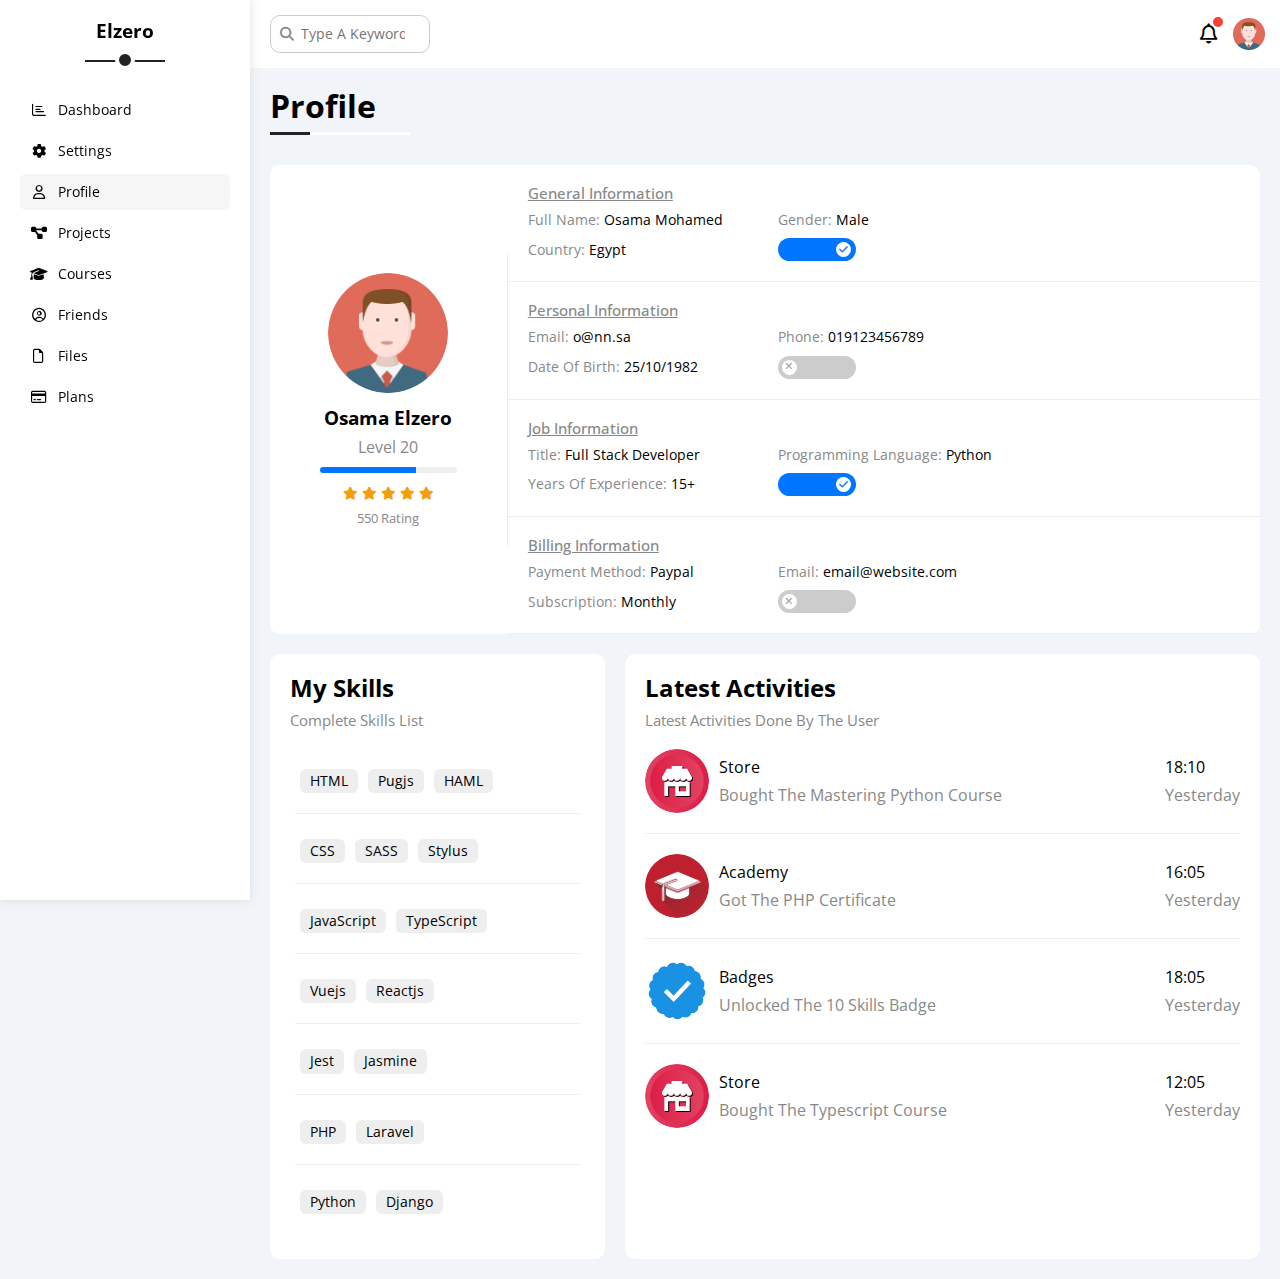
<file: profile.html>
<!DOCTYPE html>
<html lang="en">

<head>
    <meta charset="UTF-8">
    <meta name="viewport" content="width=device-width, initial-scale=1.0">
    <title>Profile</title>
    <!-- Render All Elements -->
    <link rel="stylesheet" href="css/normalize.css">
    <!-- Font Awesome Library -->
    <link rel="stylesheet" href="css/all.min.css">
    <!-- Google Fonts live  -->
    <link rel="preconnect" href="https://fonts.googleapis.com">
    <link rel="preconnect" href="https://fonts.gstatic.com" crossorigin>
    <link href="https://fonts.googleapis.com/css2?family=Open+Sans:ital,wght@0,300..800;1,300..800&display=swap"
        rel="stylesheet">
    <!-- Framework Handle by Elzero -->
    <link rel="stylesheet" href="css/framework.css">
    <!-- Template CSS File -->
    <link rel="stylesheet" href="css/style.css">
</head>

<body>

    <div class="scroller"></div>

    <div class="page d-flex">
        <div class="sidebar bg-white p-20">
            <h3 class="p-relative txt-c mt-0">Elzero</h3>
            <ul>
                <li>
                    <a class="d-flex align-center fs-14 c-black rad-6 p-10" href="index.html">
                        <i class="fa-regular fa-chart-bar fa-fw"></i>
                        <span class="hide-mobile">Dashboard</span>
                    </a>
                </li>
                <li>
                    <a class="d-flex align-center fs-14 c-black rad-6 p-10" href="settings.html">
                        <i class="fa-solid fa-gear fa-fw"></i>
                        <span class="hide-mobile">Settings</span>
                    </a>
                </li>
                <li>
                    <a class="active d-flex align-center fs-14 c-black rad-6 p-10" href="profile.html">
                        <i class="fa-regular fa-user fa-fw"></i>
                        <span class="hide-mobile">Profile</span>
                    </a>
                </li>
                <li>
                    <a class="d-flex align-center fs-14 c-black rad-6 p-10" href="projects.html">
                        <i class="fa-solid fa-diagram-project fa-fw"></i>
                        <span class="hide-mobile">Projects</span>
                    </a>
                </li>
                <li>
                    <a class="d-flex align-center fs-14 c-black rad-6 p-10" href="courses.html">
                        <i class="fa-solid fa-graduation-cap fa-fw"></i>
                        <span class="hide-mobile">Courses</span>
                    </a>
                </li>
                <li>
                    <a class="d-flex align-center fs-14 c-black rad-6 p-10" href="friends.html">
                        <i class="fa-regular fa-circle-user fa-fw"></i>
                        <span class="hide-mobile">Friends</span>
                    </a>
                </li>
                <li>
                    <a class="d-flex align-center fs-14 c-black rad-6 p-10" href="files.html">
                        <i class="fa-regular fa-file fa-fw"></i>
                        <span class="hide-mobile">Files</span>
                    </a>
                </li>
                <li>
                    <a class="d-flex align-center fs-14 c-black rad-6 p-10" href="plans.html">
                        <i class="fa-regular fa-credit-card fa-fw"></i>
                        <span class="hide-mobile">Plans</span>
                    </a>
                </li>
            </ul>
        </div>
        <div class="content w-full">
            <!-- Start Head -->
            <div class="head bg-white p-15 between-flex">
                <div class="search p-relative">
                    <input class="p-10 fs-14" type="search" placeholder="Type A Keyword" />
                </div>
                <div class="icons d-flex align-center">
                    <span class="notification p-relative">
                        <i class="fa-regular fa-bell fa-lg"></i>
                    </span>
                    <img src="images/avatar.png" alt="" />
                </div>
            </div>
            <!-- End Head -->
            <!-- Start Heading Page -->
            <h1 class="p-relative">Profile</h1>
            <!-- End Heading Page -->

            <!-- Start profile-page -->
            <div class="profile-page  m-20">
                <!-- Start Overview -->
                <div class="overview bg-white rad-10 d-flex align-center">
                    <div class="avatar-box txt-c p-20">
                        <img class="rad-half mb-10" src="images/avatar.png" alt="" />
                        <h3 class="m-0">Osama Elzero</h3>
                        <p class="c-grey mt-10 mb-10">Level 20</p>
                        <div class="level rad-6 bg-eee p-relative">
                            <span style="width: 70%"></span>
                        </div>
                        <div class="rating mt-10 mb-10">
                            <i class="fa-solid fa-star c-orange fs-13"></i>
                            <i class="fa-solid fa-star c-orange fs-13"></i>
                            <i class="fa-solid fa-star c-orange fs-13"></i>
                            <i class="fa-solid fa-star c-orange fs-13"></i>
                            <i class="fa-solid fa-star c-orange fs-13"></i>
                        </div>
                        <p class="c-grey m-0 fs-13">550 Rating</p>
                    </div>
                    <div class="info-box w-full txt-c-mobile">
                        <!-- Start Information Row -->
                        <div class="box p-20 d-flex align-center">
                            <h4 class="c-grey fs-15 m-0 w-full">General Information</h4>
                            <div class="fs-14">
                                <span class="c-grey">Full Name: </span>
                                <span>Osama Mohamed</span>
                            </div>
                            <div class="fs-14">
                                <span class="c-grey">Gender: </span>
                                <span>Male</span>
                            </div>
                            <div class="fs-14">
                                <span class="c-grey">Country: </span>
                                <span>Egypt</span>
                            </div>
                            <div class="fs-14">
                                <label>
                                    <input class="toggle-checkbox" type="checkbox" checked />
                                    <div class="toggle-switch"></div>
                                </label> 
                            </div>
                        </div>
                        <!-- End Information Row -->
                        <!-- Start Information Row -->
                        <div class="box p-20 d-flex align-center">
                            <h4 class="c-grey w-full fs-15 m-0">Personal Information</h4>
                            <div class="fs-14">
                                <span class="c-grey">Email: </span>
                                <span>o@nn.sa</span>
                            </div>
                            <div class="fs-14">
                                <span class="c-grey">Phone: </span>
                                <span>019123456789</span>
                            </div>
                            <div class="fs-14">
                                <span class="c-grey">Date Of Birth: </span>
                                <span>25/10/1982</span>
                            </div>
                            <div class="fs-14">
                                <label>
                                    <input class="toggle-checkbox" type="checkbox" />
                                    <div class="toggle-switch"></div>
                                </label>
                            </div>
                        </div>
                        <!-- End Information Row -->
                        <!-- Start Information Row -->
                        <div class="box p-20 d-flex align-center">
                            <h4 class="c-grey w-full fs-15 m-0">Job Information</h4>
                            <div class="fs-14">
                                <span class="c-grey">Title: </span>
                                <span>Full Stack Developer</span>
                            </div>
                            <div class="fs-14">
                                <span class="c-grey">Programming Language: </span>
                                <span>Python</span>
                            </div>
                            <div class="fs-14">
                                <span class="c-grey">Years Of Experience: </span>
                                <span>15+</span>
                            </div>
                            <div class="fs-14">
                                <label>
                                    <input class="toggle-checkbox" type="checkbox" checked />
                                    <div class="toggle-switch"></div>
                                </label>
                            </div>
                        </div>
                        <!-- End Information Row -->
                        <!-- Start Information Row -->
                        <div class="box p-20 d-flex align-center">
                            <h4 class="c-grey w-full fs-15 m-0">Billing Information</h4>
                            <div class="fs-14">
                                <span class="c-grey">Payment Method: </span>
                                <span>Paypal</span>
                            </div>
                            <div class="fs-14">
                                <span class="c-grey">Email: </span>
                                <span>email@website.com</span>
                            </div>
                            <div class="fs-14">
                                <span class="c-grey">Subscription: </span>
                                <span>Monthly</span>
                            </div>
                            <div class="fs-14">
                                <label>
                                    <input class="toggle-checkbox" type="checkbox" />
                                    <div class="toggle-switch"></div>
                                </label>
                            </div>
                        </div>
                        <!-- End Information Row -->
                    </div>
                </div>
                <!-- End Overview -->

                <!-- Start Other Data -->
                <div class="other-data d-flex gap-20">
                    <div class="skills-card p-20 bg-white rad-10">
                        <h2 class="mt-0 mb-10">My Skills</h2>
                        <p class="mt-0 mb-20 c-grey fs-15">Complete Skills List</p>
                        <ul class="m-0 txt-c-mobile">
                            <li><span>HTML</span><span>Pugjs</span><span>HAML</span></li>
                            <li><span>CSS</span><span>SASS</span><span>Stylus</span></li>
                            <li><span>JavaScript</span><span>TypeScript</span></li>
                            <li><span>Vuejs</span><span>Reactjs</span></li>
                            <li><span>Jest</span><span>Jasmine</span></li>
                            <li><span>PHP</span><span>Laravel</span></li>
                            <li><span>Python</span><span>Django</span></li>
                        </ul>
                    </div>
                    <div class="activities p-20 bg-white rad-10">
                        <h2 class="mt-0 mb-10">Latest Activities</h2>
                        <p class="mt-0 mb-20 c-grey fs-15">Latest Activities Done By The User</p>
                        <div class="activity d-flex align-center txt-c-mobile">
                            <img src="images/activity-01.png" alt="" />
                            <div class="info">
                                <span class="d-block mb-10">Store</span>
                                <span class="c-grey">Bought The Mastering Python Course</span>
                            </div>
                            <div class="date">
                                <span class="d-block mb-10">18:10</span>
                                <span class="c-grey">Yesterday</span>
                            </div>
                        </div>
                        <div class="activity d-flex align-center txt-c-mobile">
                            <img src="images/activity-02.png" alt="" />
                            <div class="info">
                                <span class="d-block mb-10">Academy</span>
                                <span class="c-grey">Got The PHP Certificate</span>
                            </div>
                            <div class="date">
                                <span class="d-block mb-10">16:05</span>
                                <span class="c-grey">Yesterday</span>
                            </div>
                        </div>
                        <div class="activity d-flex align-center txt-c-mobile">
                            <img src="images/activity-03.png" alt="" />
                            <div class="info">
                                <span class="d-block mb-10">Badges</span>
                                <span class="c-grey">Unlocked The 10 Skills Badge</span>
                            </div>
                            <div class="date">
                                <span class="d-block mb-10">18:05</span>
                                <span class="c-grey">Yesterday</span>
                            </div>
                        </div>
                        <div class="activity d-flex align-center txt-c-mobile">
                            <img src="images/activity-01.png" alt="" />
                            <div class="info">
                                <span class="d-block mb-10">Store</span>
                                <span class="c-grey">Bought The Typescript Course</span>
                            </div>
                            <div class="date">
                                <span class="d-block mb-10">12:05</span>
                                <span class="c-grey">Yesterday</span>
                            </div>
                        </div>
                    </div>
                </div>
                <!-- End Other Data -->
            </div>
            <!-- End profile-page -->
        </div>
    </div>

    <script src="js/main.js"></script>
</body>

</html>
</file>
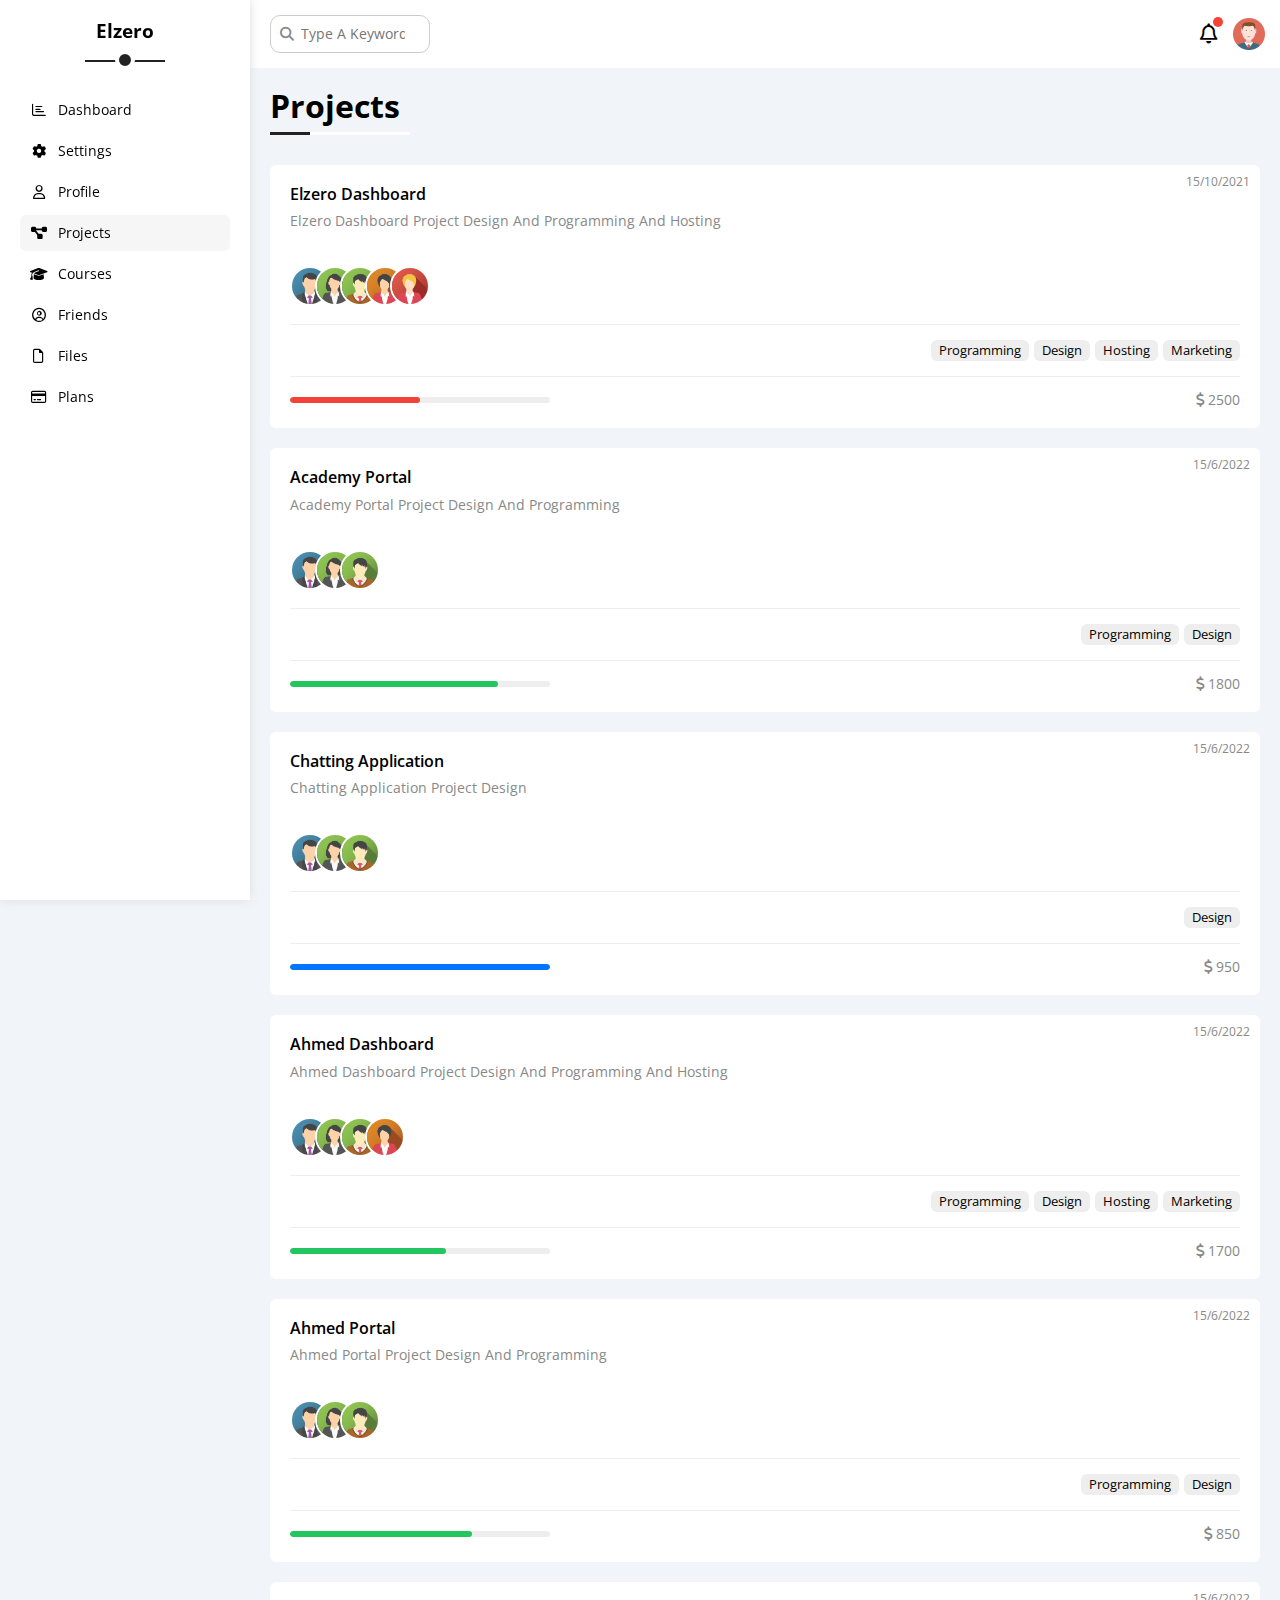
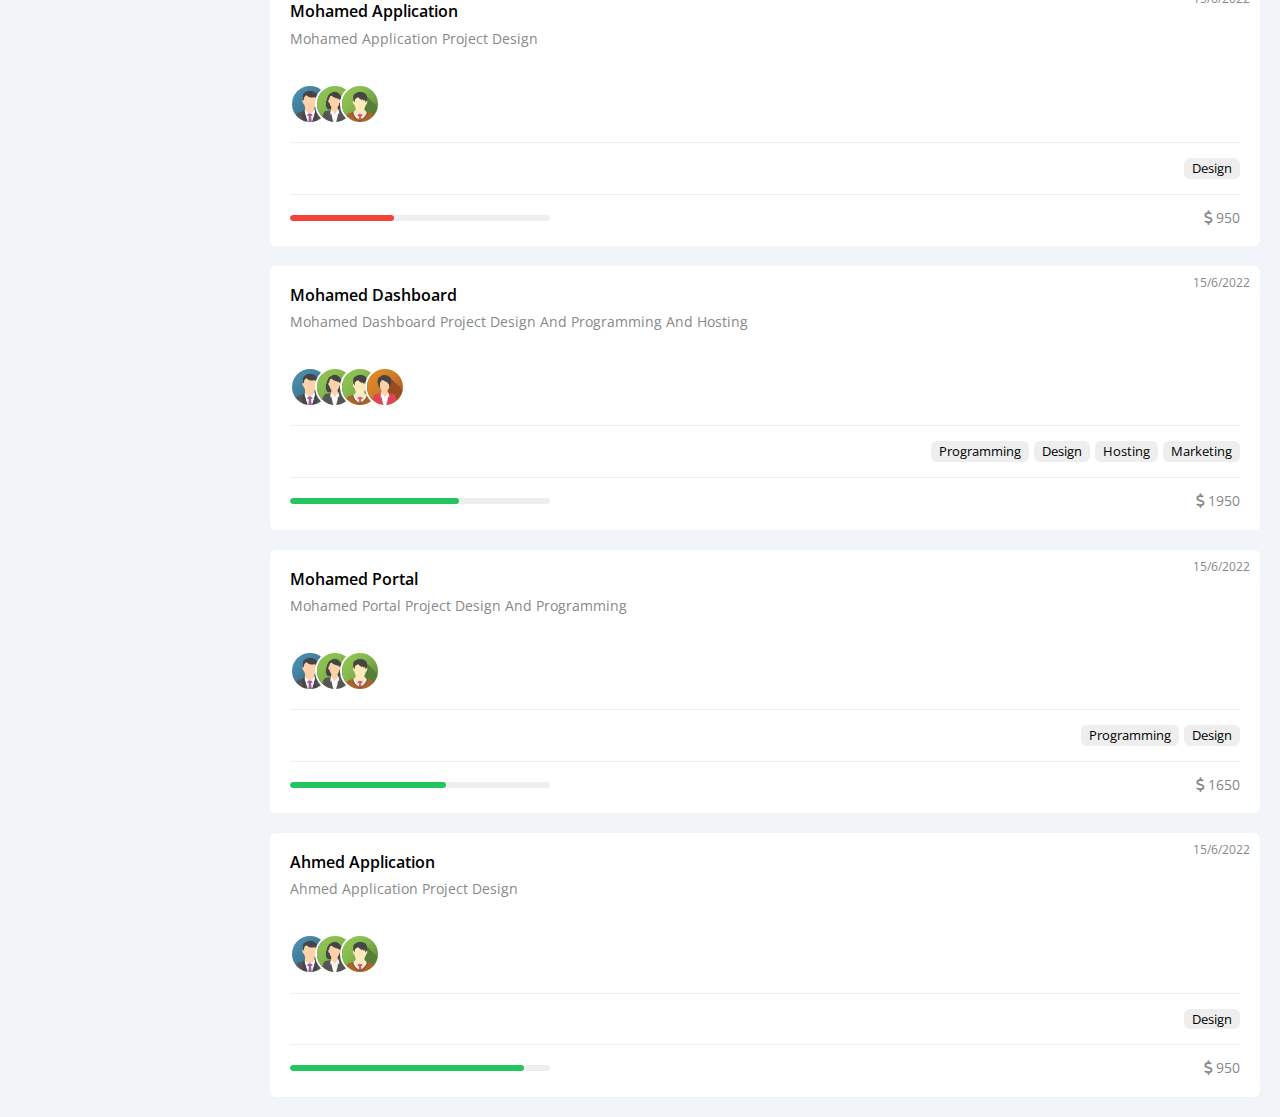
<file: projects.html>
<!DOCTYPE html>
<html lang="en">

<head>
    <meta charset="UTF-8">
    <meta name="viewport" content="width=device-width, initial-scale=1.0">
    <title>Projects</title>
    <!-- Render All Elements -->
    <link rel="stylesheet" href="css/normalize.css">
    <!-- Font Awesome Library -->
    <link rel="stylesheet" href="css/all.min.css">
    <!-- Google Fonts live  -->
    <link rel="preconnect" href="https://fonts.googleapis.com">
    <link rel="preconnect" href="https://fonts.gstatic.com" crossorigin>
    <link href="https://fonts.googleapis.com/css2?family=Open+Sans:ital,wght@0,300..800;1,300..800&display=swap"
        rel="stylesheet">
    <!-- Framework Handle by Elzero -->
    <link rel="stylesheet" href="css/framework.css">
    <!-- Template CSS File -->
    <link rel="stylesheet" href="css/style.css">
</head>

<body>

    <div class="scroller"></div>

    <div class="page d-flex">
        <div class="sidebar bg-white p-20">
            <h3 class="p-relative txt-c mt-0">Elzero</h3>
            <ul>
                <li>
                    <a class="d-flex align-center fs-14 c-black rad-6 p-10" href="index.html">
                        <i class="fa-regular fa-chart-bar fa-fw"></i>
                        <span class="hide-mobile">Dashboard</span>
                    </a>
                </li>
                <li>
                    <a class="d-flex align-center fs-14 c-black rad-6 p-10" href="settings.html">
                        <i class="fa-solid fa-gear fa-fw"></i>
                        <span class="hide-mobile">Settings</span>
                    </a>
                </li>
                <li>
                    <a class="d-flex align-center fs-14 c-black rad-6 p-10" href="profile.html">
                        <i class="fa-regular fa-user fa-fw"></i>
                        <span class="hide-mobile">Profile</span>
                    </a>
                </li>
                <li>
                    <a class="active d-flex align-center fs-14 c-black rad-6 p-10" href="projects.html">
                        <i class="fa-solid fa-diagram-project fa-fw"></i>
                        <span class="hide-mobile">Projects</span>
                    </a>
                </li>
                <li>
                    <a class="d-flex align-center fs-14 c-black rad-6 p-10" href="courses.html">
                        <i class="fa-solid fa-graduation-cap fa-fw"></i>
                        <span class="hide-mobile">Courses</span>
                    </a>
                </li>
                <li>
                    <a class="d-flex align-center fs-14 c-black rad-6 p-10" href="friends.html">
                        <i class="fa-regular fa-circle-user fa-fw"></i>
                        <span class="hide-mobile">Friends</span>
                    </a>
                </li>
                <li>
                    <a class="d-flex align-center fs-14 c-black rad-6 p-10" href="files.html">
                        <i class="fa-regular fa-file fa-fw"></i>
                        <span class="hide-mobile">Files</span>
                    </a>
                </li>
                <li>
                    <a class="d-flex align-center fs-14 c-black rad-6 p-10" href="plans.html">
                        <i class="fa-regular fa-credit-card fa-fw"></i>
                        <span class="hide-mobile">Plans</span>
                    </a>
                </li>
            </ul>
        </div>
        <div class="content w-full">
            <!-- Start Head -->
            <div class="head bg-white p-15 between-flex">
                <div class="search p-relative">
                    <input class="p-10 fs-14" type="search" placeholder="Type A Keyword" />
                </div>
                <div class="icons d-flex align-center">
                    <span class="notification p-relative">
                        <i class="fa-regular fa-bell fa-lg"></i>
                    </span>
                    <img src="images/avatar.png" alt="" />
                </div>
            </div>
            <!-- End Head -->
            <!-- Start Heading Page -->
            <h1 class="p-relative">Projects</h1>
            <!-- End Heading Page -->

            <!-- Start Projects-page -->
            <div class="projects-page d-grid m-20 gap-20">

                <div class="project bg-white p-20 rad-6 p-relative">
                    <span class="date c-grey">15/10/2021</span>
                    <h4 class="m-0">Elzero Dashboard</h4>
                    <p class="c-grey mt-10 mb-10 fs-14">Elzero Dashboard Project Design And Programming And Hosting</p>
                    <div class="team">
                        <a href="#"><img src="images/team-01.png" alt="" /></a>
                        <a href="#"><img src="images/team-02.png" alt="" /></a>
                        <a href="#"><img src="images/team-03.png" alt="" /></a>
                        <a href="#"><img src="images/team-04.png" alt="" /></a>
                        <a href="#"><img src="images/team-05.png" alt="" /></a>
                    </div>
                    <div class="do d-flex">
                        <span class="fs-13 rad-6 bg-eee">Programming</span>
                        <span class="fs-13 rad-6 bg-eee">Design</span>
                        <span class="fs-13 rad-6 bg-eee">Hosting</span>
                        <span class="fs-13 rad-6 bg-eee">Marketing</span>
                    </div>
                    <div class="info between-flex">
                        <div class="prog bg-eee">
                            <span class="bg-red" style="width: 50%"></span>
                        </div>
                        <div class="fs-14 c-grey">
                            <i class="fa-solid fa-dollar-sign"></i> 2500
                        </div>
                    </div>
                </div>
                <div class="project bg-white p-20 rad-6 p-relative">
                    <span class="date fs-13 c-grey">15/6/2022</span>
                    <h4 class="m-0">Academy Portal</h4>
                    <p class="c-grey mt-10 mb-10 fs-14">Academy Portal Project Design And Programming</p>
                    <div class="team">
                        <a href="#"><img src="images/team-01.png" alt="" /></a>
                        <a href="#"><img src="images/team-02.png" alt="" /></a>
                        <a href="#"><img src="images/team-03.png" alt="" /></a>
                    </div>
                    <div class="do d-flex">
                        <span class="fs-13 rad-6 bg-eee">Programming</span>
                        <span class="fs-13 rad-6 bg-eee">Design</span>
                    </div>
                    <div class="info between-flex">
                        <div class="prog bg-eee">
                            <span class="bg-green" style="width: 80%"></span>
                        </div>
                        <div class="fs-14 c-grey">
                            <i class="fa-solid fa-dollar-sign"></i> 1800
                        </div>
                    </div>
                </div>
                <div class="project bg-white p-20 rad-6 p-relative">
                    <span class="date fs-13 c-grey">15/6/2022</span>
                    <h4 class="m-0">Chatting Application</h4>
                    <p class="c-grey mt-10 mb-10 fs-14">Chatting Application Project Design</p>
                    <div class="team">
                        <a href="#"><img src="images/team-01.png" alt="" /></a>
                        <a href="#"><img src="images/team-02.png" alt="" /></a>
                        <a href="#"><img src="images/team-03.png" alt="" /></a>
                    </div>
                    <div class="do d-flex">
                        <span class="fs-13 rad-6 bg-eee">Design</span>
                    </div>
                    <div class="info between-flex">
                        <div class="prog bg-eee">
                            <span class="bg-blue" style="width: 100%"></span>
                        </div>
                        <div class="fs-14 c-grey">
                            <i class="fa-solid fa-dollar-sign"></i> 950
                        </div>
                    </div>
                </div>
                <div class="project bg-white p-20 rad-6 p-relative">
                    <span class="date fs-13 c-grey">15/6/2022</span>
                    <h4 class="m-0">Ahmed Dashboard</h4>
                    <p class="c-grey mt-10 mb-10 fs-14">Ahmed Dashboard Project Design And Programming And Hosting</p>
                    <div class="team">
                        <a href="#"><img src="images/team-01.png" alt="" /></a>
                        <a href="#"><img src="images/team-02.png" alt="" /></a>
                        <a href="#"><img src="images/team-03.png" alt="" /></a>
                        <a href="#"><img src="images/team-04.png" alt="" /></a>
                    </div>
                    <div class="do d-flex">
                        <span class="fs-13 rad-6 bg-eee">Programming</span>
                        <span class="fs-13 rad-6 bg-eee">Design</span>
                        <span class="fs-13 rad-6 bg-eee">Hosting</span>
                        <span class="fs-13 rad-6 bg-eee">Marketing</span>
                    </div>
                    <div class="info between-flex">
                        <div class="prog bg-eee">
                            <span class="bg-green" style="width: 60%"></span>
                        </div>
                        <div class="fs-14 c-grey">
                            <i class="fa-solid fa-dollar-sign"></i> 1700
                        </div>
                    </div>
                </div>
                <div class="project bg-white p-20 rad-6 p-relative">
                    <span class="date fs-13 c-grey">15/6/2022</span>
                    <h4 class="m-0">Ahmed Portal</h4>
                    <p class="c-grey mt-10 mb-10 fs-14">Ahmed Portal Project Design And Programming</p>
                    <div class="team">
                        <a href="#"><img src="images/team-01.png" alt="" /></a>
                        <a href="#"><img src="images/team-02.png" alt="" /></a>
                        <a href="#"><img src="images/team-03.png" alt="" /></a>
                    </div>
                    <div class="do d-flex">
                        <span class="fs-13 rad-6 bg-eee">Programming</span>
                        <span class="fs-13 rad-6 bg-eee">Design</span>
                    </div>
                    <div class="info between-flex">
                        <div class="prog bg-eee">
                            <span class="bg-green" style="width: 70%"></span>
                        </div>
                        <div class="fs-14 c-grey">
                            <i class="fa-solid fa-dollar-sign"></i> 850
                        </div>
                    </div>
                </div>
                <div class="project bg-white p-20 rad-6 p-relative">
                    <span class="date fs-13 c-grey">15/6/2022</span>
                    <h4 class="m-0">Mohamed Application</h4>
                    <p class="c-grey mt-10 mb-10 fs-14">Mohamed Application Project Design</p>
                    <div class="team">
                        <a href="#"><img src="images/team-01.png" alt="" /></a>
                        <a href="#"><img src="images/team-02.png" alt="" /></a>
                        <a href="#"><img src="images/team-03.png" alt="" /></a>
                    </div>
                    <div class="do d-flex">
                        <span class="fs-13 rad-6 bg-eee">Design</span>
                    </div>
                    <div class="info between-flex">
                        <div class="prog bg-eee">
                            <span class="bg-red" style="width: 40%"></span>
                        </div>
                        <div class="fs-14 c-grey">
                            <i class="fa-solid fa-dollar-sign"></i> 950
                        </div>
                    </div>
                </div>
                <div class="project bg-white p-20 rad-6 p-relative">
                    <span class="date fs-13 c-grey">15/6/2022</span>
                    <h4 class="m-0">Mohamed Dashboard</h4>
                    <p class="c-grey mt-10 mb-10 fs-14">Mohamed Dashboard Project Design And Programming And Hosting</p>
                    <div class="team">
                        <a href="#"><img src="images/team-01.png" alt="" /></a>
                        <a href="#"><img src="images/team-02.png" alt="" /></a>
                        <a href="#"><img src="images/team-03.png" alt="" /></a>
                        <a href="#"><img src="images/team-04.png" alt="" /></a>
                    </div>
                    <div class="do d-flex">
                        <span class="fs-13 rad-6 bg-eee">Programming</span>
                        <span class="fs-13 rad-6 bg-eee">Design</span>
                        <span class="fs-13 rad-6 bg-eee">Hosting</span>
                        <span class="fs-13 rad-6 bg-eee">Marketing</span>
                    </div>
                    <div class="info between-flex">
                        <div class="prog bg-eee">
                            <span class="bg-green" style="width: 65%"></span>
                        </div>
                        <div class="fs-14 c-grey">
                            <i class="fa-solid fa-dollar-sign"></i> 1950
                        </div>
                    </div>
                </div>
                <div class="project bg-white p-20 rad-6 p-relative">
                    <span class="date fs-13 c-grey">15/6/2022</span>
                    <h4 class="m-0">Mohamed Portal</h4>
                    <p class="c-grey mt-10 mb-10 fs-14">Mohamed Portal Project Design And Programming</p>
                    <div class="team">
                        <a href="#"><img src="images/team-01.png" alt="" /></a>
                        <a href="#"><img src="images/team-02.png" alt="" /></a>
                        <a href="#"><img src="images/team-03.png" alt="" /></a>
                    </div>
                    <div class="do d-flex">
                        <span class="fs-13 rad-6 bg-eee">Programming</span>
                        <span class="fs-13 rad-6 bg-eee">Design</span>
                    </div>
                    <div class="info between-flex">
                        <div class="prog bg-eee">
                            <span class="bg-green" style="width: 60%"></span>
                        </div>
                        <div class="fs-14 c-grey">
                            <i class="fa-solid fa-dollar-sign"></i> 1650
                        </div>
                    </div>
                </div>
                <div class="project bg-white p-20 rad-6 p-relative">
                    <span class="date fs-13 c-grey">15/6/2022</span>
                    <h4 class="m-0">Ahmed Application</h4>
                    <p class="c-grey mt-10 mb-10 fs-14">Ahmed Application Project Design</p>
                    <div class="team">
                        <a href="#"><img src="images/team-01.png" alt="" /></a>
                        <a href="#"><img src="images/team-02.png" alt="" /></a>
                        <a href="#"><img src="images/team-03.png" alt="" /></a>
                    </div>
                    <div class="do d-flex">
                        <span class="fs-13 rad-6 bg-eee">Design</span>
                    </div>
                    <div class="info between-flex">
                        <div class="prog bg-eee">
                            <span class="bg-green" style="width: 90%"></span>
                        </div>
                        <div class="fs-14 c-grey">
                            <i class="fa-solid fa-dollar-sign"></i> 950
                        </div>
                    </div>
                </div>
            </div>
            <!-- End Projects-page -->

        </div>
    </div>

    <script src="js/main.js"></script>
</body>

</html>
</file>
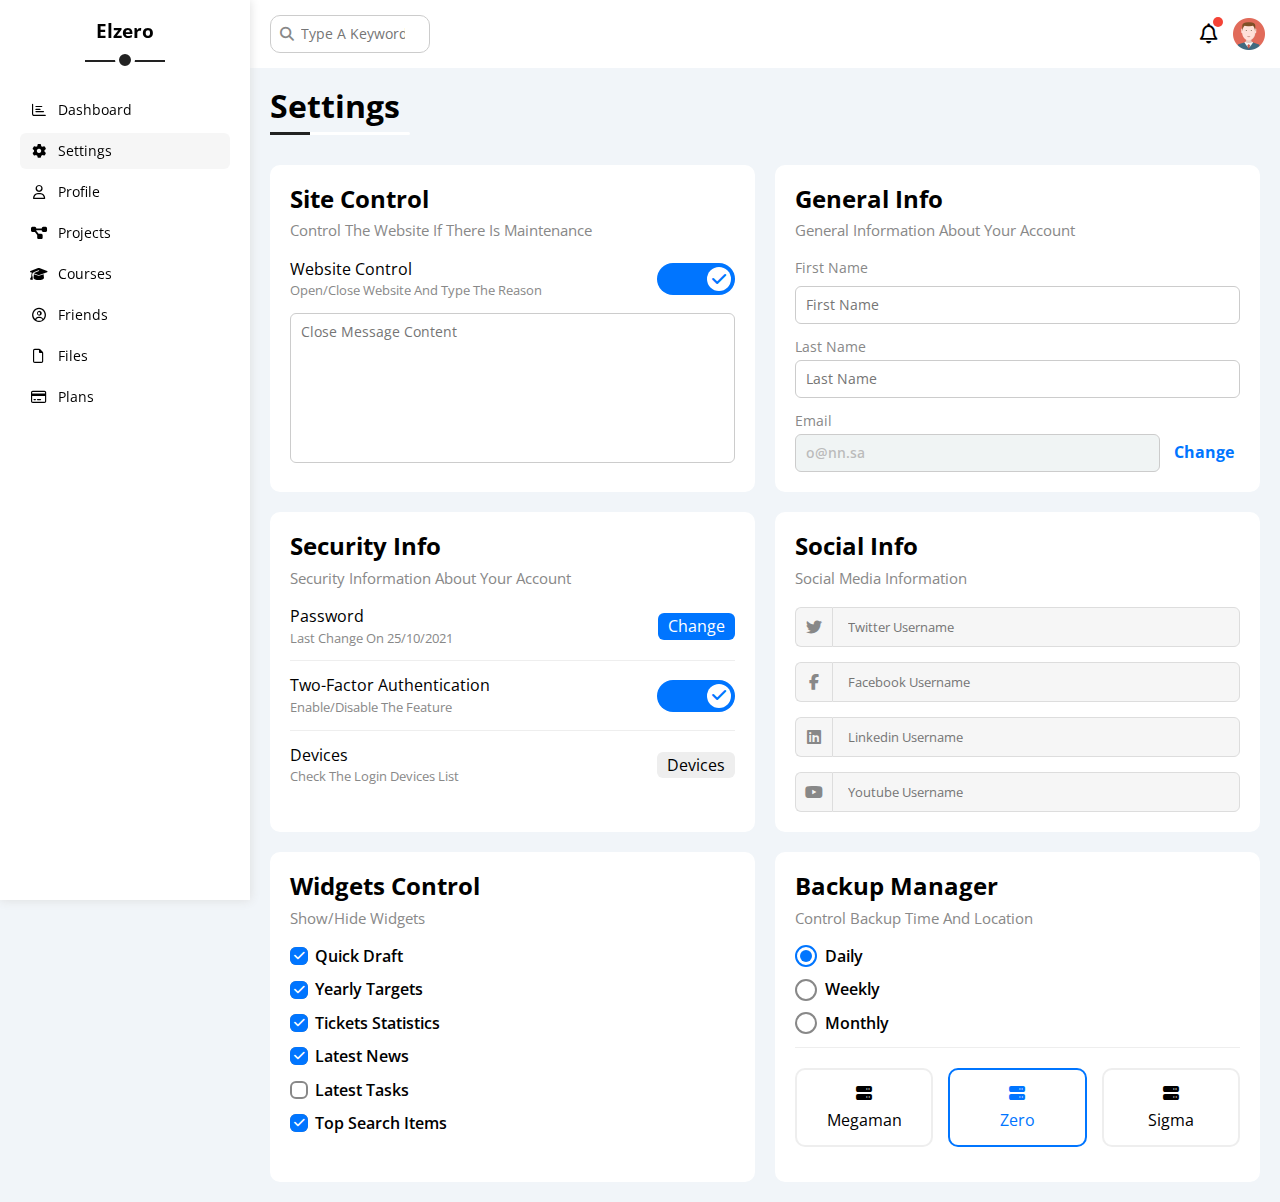
<file: settings.html>
<!DOCTYPE html>
<html lang="en">
    <head>
        <meta charset="UTF-8">
        <meta name="viewport" content="width=device-width, initial-scale=1.0">
        <title>Settings</title>
        <!-- Render All Elements -->
        <link rel="stylesheet" href="css/normalize.css">
        <!-- Font Awesome Library -->
        <link rel="stylesheet" href="css/all.min.css">
        <!-- Google Fonts live  -->
        <link rel="preconnect" href="https://fonts.googleapis.com">
        <link rel="preconnect" href="https://fonts.gstatic.com" crossorigin>
        <link href="https://fonts.googleapis.com/css2?family=Open+Sans:ital,wght@0,300..800;1,300..800&display=swap"
            rel="stylesheet">
        <!-- Framework Handle by Elzero -->
        <link rel="stylesheet" href="css/framework.css">
        <!-- Template CSS File -->
        <link rel="stylesheet" href="css/style.css">
    </head>
    <body> 

        <div class="scroller"></div>

        <div class="page d-flex">
            <div class="sidebar bg-white p-20">
                <h3 class="p-relative txt-c mt-0">Elzero</h3>
                <ul>
                    <li>
                        <a class="d-flex align-center fs-14 c-black rad-6 p-10" href="index.html">
                            <i class="fa-regular fa-chart-bar fa-fw"></i>
                            <span class="hide-mobile">Dashboard</span>
                        </a>
                    </li>
                    <li>
                        <a class="active d-flex align-center fs-14 c-black rad-6 p-10" href="settings.html">
                            <i class="fa-solid fa-gear fa-fw"></i>
                            <span class="hide-mobile">Settings</span>
                        </a>
                    </li>
                    <li>
                        <a class="d-flex align-center fs-14 c-black rad-6 p-10" href="profile.html">
                            <i class="fa-regular fa-user fa-fw"></i>
                            <span class="hide-mobile">Profile</span>
                        </a>
                    </li>
                    <li>
                        <a class="d-flex align-center fs-14 c-black rad-6 p-10" href="projects.html">
                            <i class="fa-solid fa-diagram-project fa-fw"></i>
                            <span class="hide-mobile">Projects</span>
                        </a>
                    </li>
                    <li>
                        <a class="d-flex align-center fs-14 c-black rad-6 p-10" href="courses.html">
                            <i class="fa-solid fa-graduation-cap fa-fw"></i>
                            <span class="hide-mobile">Courses</span>
                        </a>
                    </li>
                    <li>
                        <a class="d-flex align-center fs-14 c-black rad-6 p-10" href="friends.html">
                            <i class="fa-regular fa-circle-user fa-fw"></i>
                            <span class="hide-mobile">Friends</span>
                        </a>
                    </li>
                    <li>
                        <a class="d-flex align-center fs-14 c-black rad-6 p-10" href="files.html">
                            <i class="fa-regular fa-file fa-fw"></i>
                            <span class="hide-mobile">Files</span>
                        </a>
                    </li>
                    <li>
                        <a class="d-flex align-center fs-14 c-black rad-6 p-10" href="plans.html">
                            <i class="fa-regular fa-credit-card fa-fw"></i>
                            <span class="hide-mobile">Plans</span>
                        </a>
                    </li>
                </ul>
            </div>
            <div class="content w-full">
                <!-- Start Head -->
                <div class="head bg-white p-15 between-flex">
                    <div class="search p-relative">
                        <input class="p-10 fs-14" type="search" placeholder="Type A Keyword" />
                    </div>
                    <div class="icons d-flex align-center">
                        <span class="notification p-relative">
                            <i class="fa-regular fa-bell fa-lg"></i>
                        </span>
                        <img src="images/avatar.png" alt="" />
                    </div>
                </div>
                <!-- End Head -->

                <!-- Start Heading Page -->
                <h1 class="p-relative">Settings</h1>
                <!-- End Heading Page -->

                <!-- Start Style Setting  -->
                <div class="settings-page m-20 d-grid gap-20">
                    <!-- Start Settings Box -->
                    <div class="p-20 bg-white rad-10">
                        <h2 class="mt-0 mb-10">Site Control</h2>
                        <p class="mt-0 mb-20 c-grey fs-15">Control The Website If There Is Maintenance</p>
                        <div class="mb-15 between-flex">
                            <div>
                                <span>Website Control</span>
                                <p class="c-grey mt-5 mb-0 fs-13">Open/Close Website And Type The Reason</p>
                            </div>
                            <div>
                                <label>
                                    <input class="toggle-checkbox" type="checkbox" checked />
                                    <div class="toggle-switch"></div>
                                </label>
                            </div>
                        </div>
                        <textarea class="close-message p-10 rad-6 d-block w-full" placeholder="Close Message Content"></textarea>
                    </div>
                    <!-- End Settings Box -->

                    <!-- Start Settings Box -->
                    <div class="p-20 bg-white rad-10">
                        <h2 class="mt-0 mb-10">General Info</h2>
                        <p class="mt-0 mb-20 c-grey fs-15">General Information About Your Account</p>
                        <div class="mb-15">
                            <label class="fs-14 c-grey d-block mb-10" for="first">First Name</label>
                            <input class="b-none border-ccc p-10 rad-6 d-block w-full" type="text" id="first"
                                placeholder="First Name" />
                        </div>
                        <div class="mb-15">
                            <label class="fs-14 c-grey d-block mb-5" for="last">Last Name</label>
                            <input class="b-none border-ccc p-10 rad-6 d-block w-full" id="last" type="text" placeholder="Last Name" />
                        </div>
                        <div>
                            <label class="fs-14 c-grey d-block mb-5" for="email">Email</label>
                            <input class="email b-none border-ccc p-10 rad-6 w-full mr-10" id="email" type="email" value="o@nn.sa"
                                disabled />
                            <a class="c-blue alink" href="#">Change</a>
                        </div>
                    </div>
                    <!-- End Settings Box -->

                    <!-- Start Settings Box -->
                    <div class="p-20 bg-white rad-10">
                        <h2 class="mt-0 mb-10">Security Info</h2>
                        <p class="mt-0 mb-20 c-grey fs-15">Security Information About Your Account</p>
                        <div class="sec-box mb-15 between-flex">
                            <div>
                                <span>Password</span>
                                <p class="c-grey mt-5 mb-0 fs-13">Last Change On 25/10/2021</p>
                            </div>
                            <a class="button bg-blue c-white btn-shape" href="#">Change</a>
                        </div>
                        <div class="sec-box mb-15 between-flex">
                            <div>
                                <span>Two-Factor Authentication</span>
                                <p class="c-grey mt-5 mb-0 fs-13">Enable/Disable The Feature</p>
                            </div>
                            <label>
                                <input class="toggle-checkbox" type="checkbox" checked />
                                <div class="toggle-switch"></div>
                            </label>
                        </div>
                        <div class="sec-box between-flex">
                            <div>
                                <span>Devices</span>
                                <p class="c-grey mt-5 mb-0 fs-13">Check The Login Devices List</p>
                            </div>
                            <a class="bg-eee c-black btn-shape" href="#">Devices</a>
                        </div>
                    </div>
                    <!-- End Settings Box -->

                    <!-- Start Settings Box -->
                    <div class="social-boxes p-20 bg-white rad-10">
                        <h2 class="mt-0 mb-10">Social Info</h2>
                        <p class="mt-0 mb-20 c-grey fs-15">Social Media Information</p>
                        <div class="d-flex align-center mb-15">
                            <i class="fa-brands fa-twitter center-flex c-grey"></i>
                            <input class="w-full" type="text" placeholder="Twitter Username" />
                        </div>
                        <div class="d-flex align-center mb-15">
                            <i class="fa-brands fa-facebook-f center-flex c-grey"></i>
                            <input class="w-full" type="text" placeholder="Facebook Username" />
                        </div>
                        <div class="d-flex align-center mb-15">
                            <i class="fa-brands fa-linkedin center-flex c-grey"></i>
                            <input class="w-full" type="text" placeholder="Linkedin Username" />
                        </div>
                        <div class="d-flex align-center">
                            <i class="fa-brands fa-youtube center-flex c-grey"></i>
                            <input class="w-full" type="text" placeholder="Youtube Username" />
                        </div>
                    </div>
                    <!-- End Settings Box -->

                    <!-- Start Settings Box -->
                    <div class="widgets-control p-20 bg-white rad-10">
                        <h2 class="mt-0 mb-10">Widgets Control</h2>
                        <p class="mt-0 mb-20 c-grey fs-15">Show/Hide Widgets</p>
                        <div class="control d-flex align-center mb-15">
                            <input type="checkbox" id="one" checked />
                            <label for="one">Quick Draft</label>
                        </div>
                        <div class="control d-flex align-center mb-15">
                            <input type="checkbox" id="two" checked />
                            <label for="two">Yearly Targets</label>
                        </div>
                        <div class="control d-flex align-center mb-15">
                            <input type="checkbox" id="three" checked />
                            <label for="three">Tickets Statistics</label>
                        </div>
                        <div class="control d-flex align-center mb-15">
                            <input type="checkbox" id="four" checked />
                            <label for="four">Latest News</label>
                        </div>
                        <div class="control d-flex align-center mb-15">
                            <input type="checkbox" id="five" />
                            <label for="five">Latest Tasks</label>
                        </div>
                        <div class="control d-flex align-center mb-15">
                            <input type="checkbox" id="six" checked />
                            <label for="six">Top Search Items</label>
                        </div>
                    </div>
                    <!-- End Settings Box -->

                    <!-- Start Settings Box -->
                    <div class="backup-control p-20 bg-white rad-10">
                        <h2 class="mt-0 mb-10">Backup Manager</h2>
                        <p class="mt-0 mb-20 c-grey fs-15">Control Backup Time And Location</p>
                        <div class="date d-flex align-center mb-15">
                            <input type="radio" name="time" id="daily" checked />
                            <label for="daily">Daily</label>
                        </div>
                        <div class="date d-flex align-center mb-15">
                            <input type="radio" name="time" id="weekly" />
                            <label for="weekly">Weekly</label>
                        </div>
                        <div class="date d-flex align-center mb-15">
                            <input type="radio" name="time" id="monthly" />
                            <label for="monthly">Monthly</label>
                        </div>
                        <div class="servers d-flex align-center txt-c">
                            <input type="radio" name="servers" id="server-one" />
                            <div class="server mb-15 rad-10 w-full">
                                <label class="d-block m-15" for="server-one">
                                    <i class="fa-solid fa-server d-block mb-10"></i> Megaman </label>
                            </div>
                            <input type="radio" name="servers" id="server-two" checked />
                            <div class="server mb-15 rad-10 w-full">
                                <label class="d-block m-15" for="server-two">
                                    <i class="fa-solid fa-server d-block mb-10"></i> Zero </label>
                            </div>
                            <input type="radio" name="servers" id="server-three" />
                            <div class="server mb-15 rad-10 w-full">
                                <label class="d-block m-15" for="server-three">
                                    <i class="fa-solid fa-server d-block mb-10"></i> Sigma </label>
                            </div>
                        </div>
                    </div>
                    <!-- End Settings Box -->

                </div>
                <!-- End Style Setting -->


            </div>
        </div>

        <script src="js/main.js"></script>
    </body>
</html>
</file>
<file: css/framework.css>
/* Start Variables */
:root {
  --blue-color: #0075ff;
  --blue-alt-color: #0d69d5;
  --orange-color: #f59e0b;
  --green-color: #22c55e;
  --red-color: #f44336;
  --grey-color: #888;
}
/* End Variables */

/* Start Box */
.d-flex {
  display: flex;
}
.f-wrap {
  flex-wrap: wrap;
}
.align-center {
  align-items: center;
}
.space-between {
  justify-content: space-between;
}
.d-grid {
  display: grid;
}
.gap-20 {
  gap: 20px;
}
.d-block {
  display: block;
}
@media (max-width: 767px) {
  .block-mobile {
    display: block;
  }
  .hide-mobile {
    display: none;
  }
}
/* End Box */
/* Start Padding + Margin */
.p-10 {
  padding: 10px;
}
.p-15 {
  padding: 15px;
}
.p-20 {
  padding: 20px;
}
.pt-10 {
  padding-top: 10px;
}
.pt-15 {
  padding-top: 15px;
}
.pt-20 {
  padding-top: 20px;
}
.pb-10 {
  padding-bottom: 10px;
}
.pb-15 {
  padding-bottom: 15px;
}
.pb-20 {
  padding-bottom: 20px;
}
.pl-15 {
  padding-left: 15px;
}
.m-0 {
  margin: 0;
}
.m-15 {
  margin: 15px;
}
.m-20 {
  margin: 20px;
}
.mt-0 {
  margin-top: 0;
}
.mt-5 {
  margin-top: 5px;
}
.mt-10 {
  margin-top: 10px;
}
.mt-15 {
  margin-top: 15px;
}
.mt-20 {
  margin-top: 20px;
}
.mt-25 {
  margin-top: 25px;
}
.mr-10 {
  margin-right: 10px;
}
.mr-15 {
  margin-right: 15px;
}
.mb-5 {
  margin-bottom: 5px;
}
.mb-10 {
  margin-bottom: 10px;
}
.mb-15 {
  margin-bottom: 15px;
}
.mb-20 {
  margin-bottom: 20px;
}
.mb-25 {
  margin-bottom: 25px;
}
/* End Padding + Margin */
/* Start Color */
.c-black {
  color: black;
}
.c-white {
  color: white;
}
.c-grey {
  color: var(--grey-color);
}
.c-red {
  color: var(--red-color);
}
.c-green {
  color: var(--green-color);
}
.c-blue {
  color: var(--blue-color);
}
.c-orange {
  color: var(--orange-color);
}
.bg-red {
  background-color: var(--red-color);
}
.bg-green {
  background-color: var(--green-color);
}
.bg-blue {
  background-color: var(--blue-color);
}
.bg-orange {
  background-color: var(--orange-color);
}
.bg-white {
  background-color: white;
}
.bg-eee {
  background-color: #eee;
}
/* End Color */
/* Start Position */
.p-relative {
  position: relative;
}
.p-absolute {
  position: absolute;
}
/* End Position */
/* Start Font */
.txt-c {
  text-align: center;
}
.fs-13 {
  font-size: 13px;
}
.fs-14 {
  font-size: 14px;
}
.fs-15 {
  font-size: 15px;
}
.fs-25 {
  font-size: 25px;
}
.fw-bold {
  font-weight: bold;
}
@media (max-width: 767px) {
  .txt-c-mobile {
    text-align: center;
  }
}
/* End Font */
/* Start Border */
.rad-6 {
  border-radius: 6px;
}
.rad-10 {
  border-radius: 10px;
}
.rad-half {
  border-radius: 50%;
}
.b-none {
  border: none;
}
.border-ccc {
  border: 1px solid #ccc;
}
.border-eee {
  border: 1px solid #eee;
}
/* End Border */

/* Start Width + Height */
.w-full {
  width: 100%;
}
.w-100 {
  width: 100px;
}
.w-fit {
  width: fit-content;
}
.h-full {
  height: 100%;
}
.h-100 {
  height: 100px;
}
/* End Width + Height */

/* Start Components */
.center-flex {
  display: flex;
  align-items: center;
  justify-content: center;
}
.between-flex {
  display: flex;
  align-items: center;
  justify-content: space-between;
}
.btn-shape {
  padding: 4px 10px;
  border-radius: 6px;
}
/* End Components */
</file>
<file: css/style.css>
/* Start Variables */
:root {
    --color-white: #FFF;
    --color-heading: #222;
    --color-pragraph-one: #444;
    --color-pragraph-two: #666;
    --blue-color: #0075ff;
    --blue-alt-color: #0d69d5;
    --orange-color: #f59e0b;
    --green-color: #22c55e;
    --red-color: #f44336;
    --grey-color: #888;
    --transition: 0.3s;
}
/* End Variables */

/* Start Global Rules */
html {
    scroll-behavior: smooth;
}
body {
    font-family: "Open Sans", sans-serif;
}
*:focus {
    outline: none;
}
ul {
    list-style: none;
    padding: 0;
}
a {
    text-decoration: none;
}
* {
    -webkit-box-sizing: border-box;
    -moz-box-sizing: border-box;
    box-sizing: border-box;
    padding: 0;
    margin: 0;
}
.container {
    padding-left: 15px;
    padding-right: 15px;
    margin-left: auto;
    margin-right: auto;
}
@media (min-width: 768px) { /* Small */
    .container {
        width: 750px;
    }
}
@media (min-width: 992px) { /* Medium */
    .container {
        width: 970px;
    }
}
@media (min-width: 1200px) { /* Large */
    .container {
        width: 1170px;
    }
}
/* End Global Rules */

/* Start Components */
.page h1 {
    margin: 20px 20px 40px;
}
.page h1::before,
.page h1::after {
    content: "";
    position: absolute;
    height: 3px;
    bottom: -10px;
    left: 0;
}
.page h1::before {
    background-color: white;
    width: 140px;
    border-radius: 6px; 
    -webkit-border-radius: 6px;
    -moz-border-radius: 6px;
    -ms-border-radius: 6px;
    -o-border-radius: 6px;
}
.page h1::after {
    background-color: var(--color-heading);
    width: 40px;
}
::-webkit-scrollbar {
    width: 15px;
}
::-webkit-scrollbar-track {
    background-color: white;
}
::-webkit-scrollbar-thumb {
    background-color: var(--blue-color);
}
::-webkit-scrollbar-thumb:hover {
    background-color: var(--blue-alt-color);
}
input {
    font-size: 14px;
}
textarea {
    font-size: 14px;
}
:disabled {
    cursor: no-drop;
    background-color: #f0f4f4;
    color: #bbb;
    font-weight: 550;
}
/* End Components */

/* Start Style Index */
.page {
    background-color: #f1f5f9;
    min-height: 100%;
}
.sidebar {
    width: 250px;
    box-shadow: 0 0 10px #ddd;
    position: fixed;
    left: 0;
    top: 0;
    height: 100%;
}
.sidebar > h3 {
    color: black;
    margin-bottom: 50px;
    font-weight: bold;
}
@media (min-width: 768px) {
    .sidebar > h3::before,
    .sidebar > h3::after {
        content: "";
        position: absolute;
        background-color: var(--color-heading);
        transform: translateX(-50%);
        -webkit-transform: translateX(-50%);
        -moz-transform: translateX(-50%);
        -ms-transform: translateX(-50%);
        -o-transform: translateX(-50%);
        left: 50%;
    }
    .sidebar > h3::before {
        width: 80px;
        height: 2px;
        bottom: -20px;
    }
    .sidebar > h3::after {
        bottom: -28px;
        width: 12px;
        height: 12px;
        border-radius: 50%;
        -webkit-border-radius: 50%;
        -moz-border-radius: 50%;
        -ms-border-radius: 50%;
        -o-border-radius: 50%;
        border: 4px solid #fff;
    }
}
.sidebar ul li a {
    transition: var(--transition) linear;
    -webkit-transition: var(--transition) linear;
    -moz-transition: var(--transition) linear;
    -ms-transition: var(--transition) linear;
    -o-transition: var(--transition) linear;
    margin-bottom: 5px;
}
.sidebar ul li a:hover,
.sidebar ul li a.active {
    background-color: #f6f6f6;
}
.sidebar ul li a span {
    font-size: 14px;
    margin-left: 10px;
}
@media (max-width: 767px) {
    .sidebar {
        width: 62px;
        padding: 10px;
    }
    .sidebar > h3 {
        font-size: 13px;
        margin-bottom: 15px;
    }
}
/* ---------------------------------- */
.content {
    overflow: hidden;
    margin-left: 250px;
}
@media (max-width: 767px) {
    .content {
        margin-left: 62px;
    }
}
.head .search::before {
    font-family: var(--fa-style-family-classic);
    font-weight: 900;
    content: "\f002";
    position: absolute;
    left: 15px;
    top: 50%;
    transform: translateY(-50%);
    -webkit-transform: translateY(-50%);
    -moz-transform: translateY(-50%);
    -ms-transform: translateY(-50%);
    -o-transform: translateY(-50%);
    color: var(--grey-color);
    font-size: 14px;
}
.head .search input {
    border: 1px solid #ccc;
    border-radius: 10px;
    -webkit-border-radius: 10px;
    -moz-border-radius: 10px;
    -ms-border-radius: 10px;
    -o-border-radius: 10px;
    margin-left: 5px;
    padding-left: 30px;
    width: 160px;
    transition: var(--transition) linear;
    -webkit-transition: var(--transition) linear;
    -moz-transition: var(--transition) linear;
    -ms-transition: var(--transition) linear;
    -o-transition: var(--transition) linear;
}
.head .search input:focus {
    width: 200px;
}
.head .search input:focus::placeholder {
    opacity: 0;
}
.head .icons .notification::before {
    content: "";
    position: absolute;
    width: 10px;
    height: 10px;
    background-color: var(--red-color);
    top: -8px;
    right: -5px;
    border-radius:50%;
    -webkit-border-radius:50%;
    -moz-border-radius:50%;
    -ms-border-radius:50%;
    -o-border-radius:50%;
}
.head .icons img {
    width: 32px;
    height: 32px;
    margin-left: 15px;
}
/* ---------------------------------- */
.wrapper {
    grid-template-columns: repeat(auto-fill, minmax(450px, 1fr));
    margin-left: 20px;
    margin-right: 20px;
}
@media (max-width: 767px) {
    .wrapper {
        grid-template-columns: minmax(200px, 1fr);
        margin-left: 10px;
        margin-right: 10px;
        gap: 10px;
    }
    .projects {
        margin: 10px;
    }
    .other-data {
        gap: 10px;
    }
}
/* ---------------------------------- */
.welcome {
    overflow: hidden;   
}
.welcome .intro img {
    width: 170px;
    margin-bottom: -10px;
}
.welcome .avatar {
    width: 64px;
    height: 64px;
    border: 2px solid white;
    padding: 2px;
    border-radius: 50%;
    -webkit-border-radius: 50%;
    -moz-border-radius: 50%;
    -ms-border-radius: 50%;
    -o-border-radius: 50%;
    box-shadow: 0 0 5px #ddd;
    margin-left: 20px;
    margin-top: -32px;
}
.welcome .body {
    border-top: 1px solid #eee;
    border-bottom: 1px solid #eee;
}
.welcome .body > div {
    flex: 1;
}
.welcome .visit {
    margin: 0 15px 15px auto;
    transition: var(--transition);
    -webkit-transition: var(--transition);
    -moz-transition: var(--transition);
    -ms-transition: var(--transition);
    -o-transition: var(--transition);
}
.welcome .visit:hover {
    background-color: var(--blue-alt-color);
}
@media (max-width: 767px) {
    .welcome .intro {
        padding-bottom: 45px;
        justify-content: center;
    }
    .welcome .avatar {
        margin-left: 0;
    }
    .welcome .body > div:not(:last-child) {
        margin-bottom: 20px;
    }
}
/* ---------------------------------- */
.quick-draft textarea{
    resize: none;
    min-height: 180px;
}
.quick-draft .save {
    margin-left: auto;
    cursor: pointer;
    transition: var(--transition);
    -webkit-transition: var(--transition);
    -moz-transition: var(--transition);
    -ms-transition: var(--transition);
    -o-transition: var(--transition);
}
.quick-draft .save:hover {
    background-color: var(--blue-alt-color);
}
/* ---------------------------------- */
.targets .target-row .icon {
    width: 80px;
    height: 80px;
    margin-right: 15px;
}
.targets .details {
    flex: 1;
}
.targets .details .progress {
    height: 4px;
}
.targets .details .progress > span {
    position: absolute;
    left: 0;
    top: 0;
    height: 100%;
}
.targets .details .progress > span span {
    position: absolute;
    bottom: 16px;
    right: -16px;
    color: white;
    padding: 2px 5px;
    font-size: 13px;
    border-radius: 6px;
    -webkit-border-radius: 6px;
    -moz-border-radius: 6px;
    -ms-border-radius: 6px;
    -o-border-radius: 6px;
}
.targets .details .progress > span span::after {
    content: "";
    position: absolute;
    border-color: transparent;
    border-width: 5px;
    border-style: solid;
    bottom: -10px;
    left: 50%;
    transform: translateX(-50%);
    -webkit-transform: translateX(-50%);
    -moz-transform: translateX(-50%);
    -ms-transform: translateX(-50%);
    -o-transform: translateX(-50%);
}
.blue .icon,
.blue .progress {
    background-color: rgb(0 117 255 / 20%);
}
.targets .details .progress > .blue span::after {
    border-top-color: var(--blue-color);
}
.orange .icon ,
.orange .progress {
    background-color: rgb(245 158 11 / 20%);
}
.targets .details .progress > .orange span::after {
    border-top-color: var(--orange-color);
}
.green .icon,
.green .progress {
    background-color: rgb(34 197 94 / 20%);
}
.targets .details .progress > .green span::after {
    border-top-color: var(--green-color);
}
/* ---------------------------------- */
.tickets .box {
    border: 1px solid #ccc;
    width: calc(50% - 10px);
}
@media (max-width: 767px) {
    .tickets .box {
        width: 100%;
    }
}
/* ---------------------------------- */
.latest-news .news-row:not(:last-of-type) {
    margin-bottom: 20px;
    padding-bottom: 20px;
    border-bottom: 1px solid #eee;
}
.latest-news .news-row img {
    width: 100px;
    margin-right: 10px;
    border-radius: 6px;
    -webkit-border-radius: 6px;
    -moz-border-radius: 6px;
    -ms-border-radius: 6px;
    -o-border-radius: 6px;
}
.latest-news .info {
    flex-grow: 1;
}
.latest-news .info h3 {
    margin: 0 0 6px;
    font-size: 16px;
}
@media (max-width: 767px) {
    .latest-news .news-row {
        display: block;
    }
    .latest-news .news-row img {
        margin: 0 0 10px;
    }
    .latest-news .news-row .label {
        width: fit-content;
        margin: 10px auto;
    }
}
/* ---------------------------------- */
.tasks .task-row:not(:last-of-type) {
    margin-bottom: 15px;
    padding-bottom: 15px;
    border-bottom: 1px solid #eee;
}
.tasks .info {
    flex-grow: 1;
}
.tasks .done {
    opacity: 0.3;
}
.tasks .done h3,
.tasks .done p {
    text-decoration: line-through;
}
.tasks .delete {
    cursor: pointer;
    transition: var(--transition);
    -webkit-transition: var(--transition);
    -moz-transition: var(--transition);
    -ms-transition: var(--transition);
    -o-transition: var(--transition);
}
.tasks .delete:hover {
    color: var(--red-color);
}
/* ---------------------------------- */
.latest-uploads ul li:not(:last-child) {
    border-bottom: 1px solid #eee;
}
.latest-uploads ul li img {
    width: 40px;
    height: 40px;
}
/* ---------------------------------- */
.last-project ul::before {
    content: "";
    position: absolute;
    left: 11px;
    width: 2px;
    height: 100%;
    background-color: var(--blue-color);
}
.last-project ul li::before {
    content: "";
    width: 20px;
    height: 20px;
    border-radius: 50%;
    -webkit-border-radius: 50%;
    -moz-border-radius: 50%;
    -ms-border-radius: 50%;
    -o-border-radius: 50%;
    display: block;
    background-color: white;
    border: 2px solid white;
    outline: 2px solid var(--blue-color);
    margin-right: 15px;
    z-index: 1;
}
.last-project ul li.done::before {
    content: "";
    background-color: var(--blue-color);
}
.last-project ul li.current::before {
    animation: change-color 0.6s infinite alternate;
    -webkit-animation: change-color 0.6s infinite alternate;
}
.last-project .launch-icon {
    position: absolute;
    width: 160px;
    right: 0;
    bottom: 0;
    opacity: 0.3;
}
/* ---------------------------------- */
.reminders ul li .key {
    width: 15px;
    height: 15px;
}
.reminders ul li > .blue {
    border-left: 2px solid var(--blue-color);
}
.reminders ul li > .green {
    border-left: 2px solid var(--green-color);
}
.reminders ul li > .orange {
    border-left: 2px solid var(--orange-color);
}
.reminders ul li > .red {
    border-left: 2px solid var(--red-color);
}
/* ---------------------------------- */
.latest-post img.avatar {
    width: 48px;
    height: 48px;
}
.latest-post .post-content {
    text-transform: capitalize;
    line-height: 1.6;
    border-top: 1px solid #eee;
    border-bottom: 1px solid #eee;
    min-height: 140px;
    display: flex;
    align-items: center;
}
/* ---------------------------------- */
.social-media .box {
    padding-left: 70px;
}
.social-media .box i {
    position: absolute;
    left: 0;
    top: 0;
    width: 52px;
}
.social-media .twitter {
    background-color: rgb(29 161 242 / 20%);
    color: #1da1f2;
}
.social-media .twitter i,
.social-media .twitter a {
    background-color: #1da1f2;
}
.social-media .facebook {
    background-color: rgb(24 119 242 / 20%);
    color: #1877f2;
}
.social-media .facebook i,
.social-media .facebook a {
    background-color: #1877f2;
}
.social-media .youtube {
    background-color: rgb(255 0 0 / 20%);
    color: #ff0000;
}
.social-media .youtube i,
.social-media .youtube a {
    background-color: #ff0000;
}
.social-media .linkedin {
    background-color: rgb(0 119 181 / 20%);
    color: #0077b5;
}
.social-media .linkedin i,
.social-media .linkedin a {
    background-color: #0077b5;
}
/* ---------------------------------- */
.projects .responsive-table {
    overflow-x: auto;
}
.projects table {
    min-width: 1000px;
    border-spacing: 0;
}
.projects table thead td {
    background-color: #eee;
    font-weight: bold;
}
.projects table td {
    padding: 15px;
}
.projects tbody td {
    border-bottom: 1px solid #eee;
    border-left: 1px solid #eee;
    transition: 0.2s;
    -webkit-transition: 0.2s;
    -moz-transition: 0.2s;
    -ms-transition: 0.2s;
    -o-transition: 0.2s;
}
.projects tbody tr td:last-child {
    border-right: 1px solid #eee;
}
.projects tbody tr:hover td {
    background-color: #faf7f7;
} 
.projects table img {
    width: 32px;
    height: 32px;
    border-radius: 50%;
    -webkit-border-radius: 50%;
    -moz-border-radius: 50%;
    -ms-border-radius: 50%;
    -o-border-radius: 50%;
    padding: 2px;
    background-color: #fff;
}
.projects table img:not(:first-child) {
    margin-left: -20px;
}
/* End Style Index */

/* Start Style Setting */
.settings-page {
    grid-template-columns: repeat(auto-fill, minmax(450px, 1fr));
}
@media (max-width: 767px) {
    .settings-page {
        grid-template-columns: minmax(200px, 1fr);
        gap: 10px;
        margin-left: 10px;
        margin-right: 10px;
        margin-bottom: 10px;
    }
}
.settings-page .close-message {
    border: 1px solid #ccc;
    resize: none;
    width: 100%;
    min-height: 150px;
}
.settings-page .email {
    display: inline-flex;
    width: calc(100% - 80px);
}
.settings-page .alink {
    font-weight: bold;
}
.settings-page .sec-box:not(:last-child) {
    border-bottom: 1px solid #eee;
}
.settings-page .sec-box {
    padding-bottom: 15px;
}
.settings-page .sec-box .button {
    transition: var(--transition) linear;
    -webkit-transition: var(--transition) linear;
    -moz-transition: var(--transition) linear;
    -ms-transition: var(--transition) linear;
    -o-transition: var(--transition) linear;
    -color: var(--blue-alt-color);
}
.settings-page .sec-box .button:hover {
    background-color: var(--blue-alt-color);
}
.settings-page .social-boxes i {
    width: 40px;
    height: 40px;
    background-color: #f6f6f6;
    border: 1px solid #ddd;
    border-right: none;
    border-radius: 6px 0 0 6px;
    -webkit-border-radius: 6px 0 0 6px;
    -moz-border-radius: 6px 0 0 6px;
    -ms-border-radius: 6px 0 0 6px;
    -o-border-radius: 6px 0 0 6px;
    transition: var(--transition);
    -webkit-transition: var(--transition);
    -moz-transition: var(--transition);
    -ms-transition: var(--transition);
    -o-transition: var(--transition);
}
.settings-page .social-boxes input {
    height: 40px;
    background-color: #f6f6f6;
    border: 1px solid #ddd;
    border-radius: 0 6px 6px 0;
    -webkit-border-radius: 0 6px 6px 0;
    -moz-border-radius: 0 6px 6px 0;
    -ms-border-radius: 0 6px 6px 0;
    -o-border-radius: 0 6px 6px 0;
    padding-left: 15px;
    font-size: 13px;
}
.settings-page .social-boxes > div:focus-within i {
    color: #000;
}
.widgets-control .control input[type="checkbox"] {
    appearance: none;
    -webkit-appearance: none;
    display: none;
}
.widgets-control .control label {
    position: relative;
    padding-left: 25px;
    font-weight: 600;
    cursor: pointer;
}
.widgets-control .control label::before {
    content: "";
    position: absolute;
    left: 0;
    top: 50%;
    transform: translateY(-50%);
    -webkit-transform: translateY(-50%);
    -moz-transform: translateY(-50%);
    -ms-transform: translateY(-50%);
    -o-transform: translateY(-50%);
    width: 14px;
    height: 14px;
    border: 2px solid var(--grey-color);
    border-radius: 6px;
    -webkit-border-radius: 6px;
    -moz-border-radius: 6px;
    -ms-border-radius: 6px;
    -o-border-radius: 6px;
}
.widgets-control .control label:hover::before {
    border-color: var(--blue-alt-color);
}
.widgets-control .control label::after {
    font-family: var(--fa-style-family-classic);
    font-weight: 900;
    content: "\f00c";
    position: absolute;
    top: 50%;
    left: 0px;
    margin-top: -9px;
    background-color: var(--blue-color);
    color: white;
    font-size: 12px;
    width: 18px;
    height: 18px;
    display: flex;
    justify-content: center;
    align-items: center;
    transform: scale(0);
    -webkit-transform: scale(0) rotate(360deg);
    -moz-transform: scale(0);
    -ms-transform: scale(0);
    -o-transform: scale(0);
    transition: var(--transition) linear;
    -webkit-transition: var(--transition) linear;
    -moz-transition: var(--transition) linear;
    -ms-transition: var(--transition) linear;
    -o-transition: var(--transition) linear;
    border-radius: 6px;
}
.widgets-control .control input[type="checkbox"]:checked + label::after {
    transform: scale(1);
    -webkit-transform: scale(1);
    -moz-transform: scale(1);
    -ms-transform: scale(1);
    -o-transform: scale(1);
}
.backup-control input[type="radio"]{
    appearance: none;
    -webkit-appearance: none;
    display: none;
}
.backup-control .date label {
    position: relative;
    font-weight: 600;
    padding-left: 30px;
    cursor: pointer;
}
.backup-control .date label::before,
.backup-control .date label::after {
    content: "";
    position: absolute;
    margin-top: -11px;
}
.backup-control .date label::before {
    left: 0;
    width: 18px;
    height: 18px;
    top: 50%;
    border-radius: 50%;
    -webkit-border-radius: 50%;
    -moz-border-radius: 50%;
    -ms-border-radius: 50%;
    -o-border-radius: 50%;
    border: 2px solid var(--grey-color);
}
.backup-control .date label::after {
    content: "";
    position: absolute;
    top: 14px;
    left: 5px;
    width: 12px;
    height: 12px;
    background-color: var(--blue-color);
    border-radius: 50%;
    -webkit-border-radius: 50%;
    -moz-border-radius: 50%;
    -ms-border-radius: 50%;
    -o-border-radius: 50%;
    transition: var(--transition) linear;
    -webkit-transition: var(--transition) linear;
    -moz-transition: var(--transition) linear;
    -ms-transition: var(--transition) linear;
    -o-transition: var(--transition) linear;
    transform: scale(0);
    -webkit-transform: scale(0);
    -moz-transform: scale(0);
    -ms-transform: scale(0);
    -o-transform: scale(0);
}
.backup-control .date input[type="radio"]:checked + label::before {
    border-color: var(--blue-color);
}
.backup-control .date input[type="radio"]:checked + label::after {
    transform: scale(1);
    -webkit-transform: scale(1);
    -moz-transform: scale(1);
    -ms-transform: scale(1);
    -o-transform: scale(1);
}
.backup-control .servers {
    border-top: 1px solid #eee;
    padding-top: 20px;
    gap: 15px;
    margin: 0;
}
@media (max-width: 767px) {
    .backup-control .servers {
        flex-wrap: wrap;
    }
}
.backup-control .servers .server {
    border: 2px solid #eee;
    position: relative;
}
.backup-control .servers .server label {
    cursor: pointer;
}
.backup-control .servers input[type="radio"]:checked + .server {
    border-color: var(--blue-color);
    color: var(--blue-color);
}
.toggle-checkbox {
    appearance: none;
    -webkit-appearance: none;
    display: none;
}
.toggle-switch {
    background-color: #ccc;
    width: 78px;
    height: 32px;
    border-radius: 16px;
    -webkit-border-radius: 16px;
    -moz-border-radius: 16px;
    -ms-border-radius: 16px;
    -o-border-radius: 16px;
    position: relative;
    transition: var(--transition) linear;
    -webkit-transition: var(--transition) linear;
    -moz-transition: var(--transition) linear;
    -ms-transition: var(--transition) linear;
    -o-transition: var(--transition) linear;
    cursor: pointer;
}
.toggle-switch::before {
    font-family: var(--fa-style-family-classic);
    font-weight: 900;
    content: "\f00d";
    background-color: white;
    width: 24px;
    height: 24px;
    position: absolute;
    border-radius: 50%;
    -webkit-border-radius: 50%;
    -moz-border-radius: 50%;
    -ms-border-radius: 50%;
    -o-border-radius: 50%;
    top: 4px;
    left: 4px;
    display: flex;
    justify-content: center;
    align-items: center;
    color: #aaa;
    transition: var(--transition);
    -webkit-transition: var(--transition);
    -moz-transition: var(--transition);
    -ms-transition: var(--transition);
    -o-transition: var(--transition);
}
.toggle-checkbox:checked + .toggle-switch {
    background-color: var(--blue-color); 
}
.toggle-checkbox:checked + .toggle-switch::before {
    left: 50px;
    color: var(--blue-color);
    content: "\f00c";
}
/* End Style Setting */

/* Start profile-page */
.profile-page .avatar-box {
    width: 300px;
}
@media (min-width: 768px) {
    .profile-page .avatar-box {
        border-right: 1px solid #eee;
    }
}
@media (max-width: 767px) {
    .profile-page {
        gap: 10px;
        margin-left: 10px;
        margin-right: 10px;
        margin-bottom: 10px;
    }
    .profile-page .overview {
        flex-direction: column;
    }
    .profile-page .avatar-box {
        width: 100%;
        border-bottom: 1px solid #eee;
    }
}
.profile-page .avatar-box > img {
    width: 120px;
    height: 120px;
    border-radius: 50%;
    -webkit-border-radius: 50%;
    -moz-border-radius: 50%;
    -ms-border-radius: 50%;
    -o-border-radius: 50%;
}
.profile-page .avatar-box .level {
    height: 6px;
    overflow: hidden;
    margin: auto;
    width: 70%;
}
.profile-page .avatar-box .level span {
    position: absolute;
    left: 0;
    top: 0;
    height: 100%;
    background-color: var(--blue-color);
}
.profile-page .info-box h4 {
    font-weight: 500;
    text-align: left;
    text-decoration: underline;
}
.profile-page .info-box .box {
    flex-wrap: wrap;
    border-bottom: 1px solid #eee;
    transition: var(--transition);
    -webkit-transition: var(--transition);
    -moz-transition: var(--transition);
    -ms-transition: var(--transition);
    -o-transition: var(--transition);
}
.profile-page .info-box .box:hover {
    background-color: #f9f9f9;
}
.profile-page .info-box .box > div {
    padding: 10px 0 0;
    min-width: 250px;
}
@media (max-width: 767px) {
    .profile-page .info-box .box > div {
        width: 100%;
        text-align: left;
    }
}
.profile-page .toggle-switch {
    height: 23px;
}
.profile-page .toggle-switch::before {
    width: 15px;
    height: 15px;
    left: 4px;
    font-size: 10px;
}
.profile-page .toggle-checkbox:checked + .toggle-switch::before {
    left: 58px;
}
.profile-page .other-data .skills-card {
    flex-grow: 1;
}
.profile-page .other-data .skills-card ul li {
    padding: 15px 0;
    margin: 5px;
}
.profile-page .other-data .skills-card ul li span {
    display: inline-flex;
    margin: 5px;
    background-color: #eee;
    padding: 4px 10px;
    border-radius: 6px;
    -webkit-border-radius: 6px;
    -moz-border-radius: 6px;
    -ms-border-radius: 6px;
    -o-border-radius: 6px;
    font-size: 14px;
}
.profile-page .other-data .skills-card ul li:not(:last-child) {
    border-bottom: 1px solid #eee;
}
.profile-page .other-data .activities {
    flex-grow: 2;
}
.profile-page .other-data .activities .activity:not(:last-child) {
    border-bottom: 1px solid #eee;
    padding-bottom: 20px;
    margin-bottom: 20px;
}
.profile-page .other-data .activities .activity img {
    width: 64px;
    height: 64px;
    border-radius: 50%;
    -webkit-border-radius: 50%;
    -moz-border-radius: 50%;
    -ms-border-radius: 50%;
    -o-border-radius: 50%;
    margin-right: 10px;
}
@media (min-width: 768px) {
    .profile-page .other-data .activities .activity .date {
        margin-left: auto;
        text-align: left;
    }
}
.profile-page .other-data .skills-card,
.profile-page .other-data .activities {
    margin-top: 20px;
}
@media (max-width: 767px) {
    .profile-page .other-data .skills-card, 
    .profile-page .other-data .activities {
        margin-top: 10px;
    }
    .profile-page .other-data .activities  .activity {
        flex-direction: column;
    }
    .profile-page .other-data .activities  .activity img {
        margin: 10px 0 15px;
    }
    .profile-page .other-data .activities .activity .date {
        margin-top: 15px;
    }
}
@media (max-width: 991px) {
    .profile-page .other-data {
        flex-direction: column;
    }
    .profile-page .other-data .activities {
        margin-top: 0;
    }
}
/* End profile-page */

/* Start Projects-page */ 
.projects-page {
    grid-template-columns: repeat(auto-fill, minmax(500px, 1fr));
}
@media (max-width: 767px) {
    .projects-page {
        grid-template-columns: minmax(200px, 1fr);
        gap: 10px;
        margin-left: 10px;
        margin-right: 10px;
        margin-bottom: 10px;
    }
}
.projects-page .project .date {
    position: absolute;
    right: 10px;
    top: 10px;
    font-size: 12px;
}
.projects-page .project > h4 {
    font-weight: 600;
}
.projects-page .project .team {
    position: relative;
    min-height: 70px;
}
.projects-page .project .team a {
    position: absolute;
    left: 0;
    bottom: 0;
}
.projects-page .project .team a:nth-child(2) {
    left: 25px;
}
.projects-page .project .team a:nth-child(3) {
    left: 50px;
}
.projects-page .project .team a:nth-child(4) {
    left: 75px;
}
.projects-page .project .team a:nth-child(5) {
    left: 100px;
}
.projects-page .project .team a:hover {
    z-index: 1000;
}
.projects-page .project .team a img {
    width: 40px;
    height: 40px;
    border-radius: 50%;
    -webkit-border-radius: 50%;
    -moz-border-radius: 50%;
    -ms-border-radius: 50%;
    -o-border-radius: 50%;
    border: 2px solid white;
} 
.projects-page .project .do {
    justify-content: flex-end;
    border-top: 1px solid #eee;
    padding-top: 15px;
    margin-top: 15px;
    padding-bottom: 15px;
    border-bottom: 1px solid #eee;
}
@media (max-width: 767px) {
    .projects-page .project .do {
        flex-direction: column;
    }
}
.projects-page .project .do span {
    padding: 3px 8px;
    margin-left: 5px;
    width: fit-content;
}
@media (max-width: 767px) {
    .projects-page .project .do span:last-child {
        margin-left: 0;
    }
    .projects-page .project .do span:not(:last-child) {
        margin: 0 0 15px;
    }
}
.projects-page .project .info {
    padding-top: 15px;
}
@media (max-width: 767px) {
    .projects-page .project .info {
        flex-direction: column;
    }
}
.projects-page .project .prog {
    height: 6px;
    width: 260px;
    border-radius: 6px;
    -webkit-border-radius: 6px;
    -moz-border-radius: 6px;
    -ms-border-radius: 6px;
    -o-border-radius: 6px;
    position: relative;
    overflow: hidden;
}
@media (max-width: 767px) {
    .projects-page .project .prog {
        margin-bottom: 15px;
    }
}
.projects-page .project .prog span {
    position: absolute;
    left: 0;
    top: 0;
    height: 100%;
    border-radius: 6px;
    -webkit-border-radius: 6px;
    -moz-border-radius: 6px;
    -ms-border-radius: 6px;
    -o-border-radius: 6px;
}
/* End Projects-page */

/* Start Courses-page */
.courses-page {
    grid-template-columns: repeat(auto-fill, minmax(300px, 1fr));
}
@media (max-width: 767px) {
    .courses-page {
        grid-template-columns: minmax(200px, 1fr);
        gap: 10px;
        margin-left: 10px;
        margin-right: 10px;
        margin-bottom: 10px;
    }
}
.courses-page .course {
    overflow: hidden;
}
.courses-page .course .cover {
    width: 100%;
}
.courses-page .course .instructor {
    position: absolute;
    width: 64px;
    height: 64px;
    border-radius: 50%;
    -webkit-border-radius: 50%;
    -moz-border-radius: 50%;
    -ms-border-radius: 50%;
    -o-border-radius: 50%;
    top: 20px;
    left: 20px;
    border: 2px solid white;
}
.courses-page .course .description {
    padding: 0 30px 0 0;
    line-height: 1.5;
}
.courses-page .course .info {
    border-top: 1px solid #eee;
    font-size: 13px;
}
.courses-page .course .info .title {
    position: absolute;
    left: 50%;
    font-size: 12px;
    height: 27px;
    transform: translateX(-50%);
    -webkit-transform: translateX(-50%);
    -moz-transform: translateX(-50%);
    -ms-transform: translateX(-50%);
    -o-transform: translateX(-50%);
    top: -14px;
    font-weight: 700;
    cursor: pointer;
    display: flex;
    align-items: center;
}
/* End Courses-page */

/* Start Friends-page */
.friends-page {
    grid-template-columns: repeat(auto-fill, minmax(300px, 1fr));
}
@media (max-width: 767px) {
    .friends-page {
        grid-template-columns: minmax(200px, 1fr);
        gap: 10px;
        margin-left: 10px;
        margin-right: 10px;
        margin-bottom: 10px;
    }
}
.friends-page .contact {
    position: absolute;
    left: 10px;
    top: 10px;
}
.friends-page .contact i {
    background-color: #eee;
    padding: 10px;
    border-radius: 50%;
    -webkit-border-radius: 50%;
    -moz-border-radius: 50%;
    -ms-border-radius: 50%;
    -o-border-radius: 50%;
    color: #666;
    font-size: 13px;
    transition: var(--transition) linear;
    -webkit-transition: var(--transition) linear;
    -moz-transition: var(--transition) linear;
    -ms-transition: var(--transition) linear;
    -o-transition: var(--transition) linear;
    cursor: pointer;
}
.friends-page .contact i:hover {
    background-color: var(--blue-color);
    color: white;
}
.friends-page .friend .icons {
    border-top: 1px solid #eee;
    border-bottom: 1px solid #eee;
    margin-top: 15px;
    margin-bottom: 15px;
    padding-top: 15px;
    padding-bottom: 15px;
}
.friends-page .friend .icons i {
    margin-right: 6px;
}
.friends-page .friend .icons .vip {
    position: absolute;
    right: 0;
    top: 50%;
    transform: translateY(-50%);
    -webkit-transform: translateY(-50%);
    -moz-transform: translateY(-50%);
    -ms-transform: translateY(-50%);
    -o-transform: translateY(-50%);
    font-size: 40px;
    opacity: 0.3;
}
/* End Friends-page */

/* Start Files-page */
.files-page {
    flex-direction: row-reverse;
    align-items: flex-start;
}
@media (max-width: 767px) {
    .files-page {
        flex-direction: column;
        align-items: normal;
    }
    .files-page,
    .files-content {
        gap: 10px;
        margin-left: 10px;
        margin-right: 10px;
        margin-bottom: 10px;
    }
    .files-content {
        margin-left: 0;
        margin-right: 0;
        margin-bottom: 0;
    }
}
.files-page .files-stats {
    min-width: 260px;
}
.files-page .files-stats .icon {
    width: 40px;
    height: 40px;
    margin-right: 10px;
}
.files-page .files-stats .icon .size {
    margin-left: auto;
}
.files-page .files-stats .icon.blue {
    background-color: rgb(0 117 255 / 20%);
}
.files-page .files-stats .icon.green {
    background-color: rgb(34 197 94 / 20%); 
}
.files-page .files-stats .icon.orange {
    background-color: rgb(244 67 54 / 20%);
}
.files-page .files-stats .icon.red {
    background-color: rgb(245 158 11 / 20%);
}
.files-page .files-stats .upload {
    margin: 15px auto 0;
    transition: var(--transition) linear;
    -webkit-transition: var(--transition) linear;
    -moz-transition: var(--transition) linear;
    -ms-transition: var(--transition) linear;
    -o-transition: var(--transition) linear;
    padding: 10px 15px;
}
.files-page .files-stats .upload:hover {
    background-color: var(--blue-alt-color);
}
.files-page .files-stats .upload:hover i {
    animation: go-up 0.5s infinite;
    -webkit-animation: go-up 0.5s infinite;
}
.files-page .files-content {
    flex: 1;
    grid-template-columns: repeat(auto-fill, minmax(200px, 1fr));
}
.files-page .files-content img {
    width: 64px;
    height: 64px;
    transition: var(--transition) linear;
    -webkit-transition: var(--transition) linear;
    -moz-transition: var(--transition) linear;
    -ms-transition: var(--transition) linear;
    -o-transition: var(--transition) linear;
}
.files-page .files-content .file:hover img {
    transform: rotate(5deg);
    -webkit-transform: rotate(5deg);
    -moz-transform: rotate(5deg);
    -ms-transform: rotate(5deg);
    -o-transform: rotate(5deg);
}
.files-page .files-content .info {
    border-top: 1px solid #eee;
}
/* End Files-page */

/* Start Plans-Page */
.plans-page {
    grid-template-columns: repeat(auto-fill, minmax(450px, 1fr));
}
@media (max-width: 767px) {
    .plans-page {
        grid-template-columns: minmax(250px, 1fr);
        gap: 10px;
        margin-left: 10px;
        margin-right: 10px;
        margin-bottom: 10px;
    }
}
.plans-page .plan .top {
    border: 3px solid white;
    outline: 3px solid transparent;
}
.plans-page .plan.green .top {
    outline-color: var(--green-color);
}
.plans-page .plan.blue .top {
    outline-color: var(--blue-color);
}
.plans-page .plan.orange .top {
    outline-color: var(--orange-color);
}
.plans-page .plan .price {
    position: relative;
    font-size: 40px;
    font-weight: normal;
    width: fit-content;
    margin: auto;
}
.plans-page .plan .price span {
    position: absolute;
    left: -20px;
    top: 0;
    font-size: 22px;
}
.plans-page .plan ul li {
    padding: 15px 0;
    display: flex;
    align-items: center;
    font-size: 15px;
    border-bottom: 1px solid #eee;
}
.plans-page .plan ul li .yes {
    color: var(--green-color);
}
.plans-page .plan ul li i:not(.yes, .help) {
    color: var(--red-color);
}
.plans-page .plan ul li i:first-child {
    font-size: 18px;
    margin-right: 6px;
}
.plans-page .plan ul li i.help {
    color: var(--grey-color);
    margin-left: auto;
    cursor: pointer;
    font-size: 17px;
}
.plans-page .plan > a {
    padding: 6px 15px;
    border-radius: 6px;
    -webkit-border-radius: 6px;
    -moz-border-radius: 6px;
    -ms-border-radius: 6px;
    -o-border-radius: 6px;
    font-weight: 600;
} 
.plans-page .plan > a,
.plans-page .plan > p {
    margin: 19px auto 0px;
}
/* End Plans-Page */

/* Start Animation */
@keyframes change-color {
    from {
        background-color: var(--blue-color);
    }
    to {
        background-color: white;
    }
}
@keyframes go-up {
    0% {
        transform: translateY(0);
        -webkit-transform: translateY(0);
        -moz-transform: translateY(0);
        -ms-transform: translateY(0);
        -o-transform: translateY(0);
    }
    50% {
        transform: translateY(-5px);
        -webkit-transform: translateY(-5px);
        -moz-transform: translateY(-5px);
        -ms-transform: translateY(-5px);
        -o-transform: translateY(-5px);
    }
    100% {
        transform: translateY(0);
        -webkit-transform: translateY(0);
        -moz-transform: translateY(0);
        -ms-transform: translateY(0);
        -o-transform: translateY(0);
    }
}
/* End Animation */ 



/* Start Create Page Scroll Progress*/
.scroller {
    position: fixed;
    left: 0;
    top: 0;
    width: 0;
    height: 5px;
    background-color: var(--blue-color);
    z-index: 20;
}
/* End Create Page Scroll Progress */
</file>
